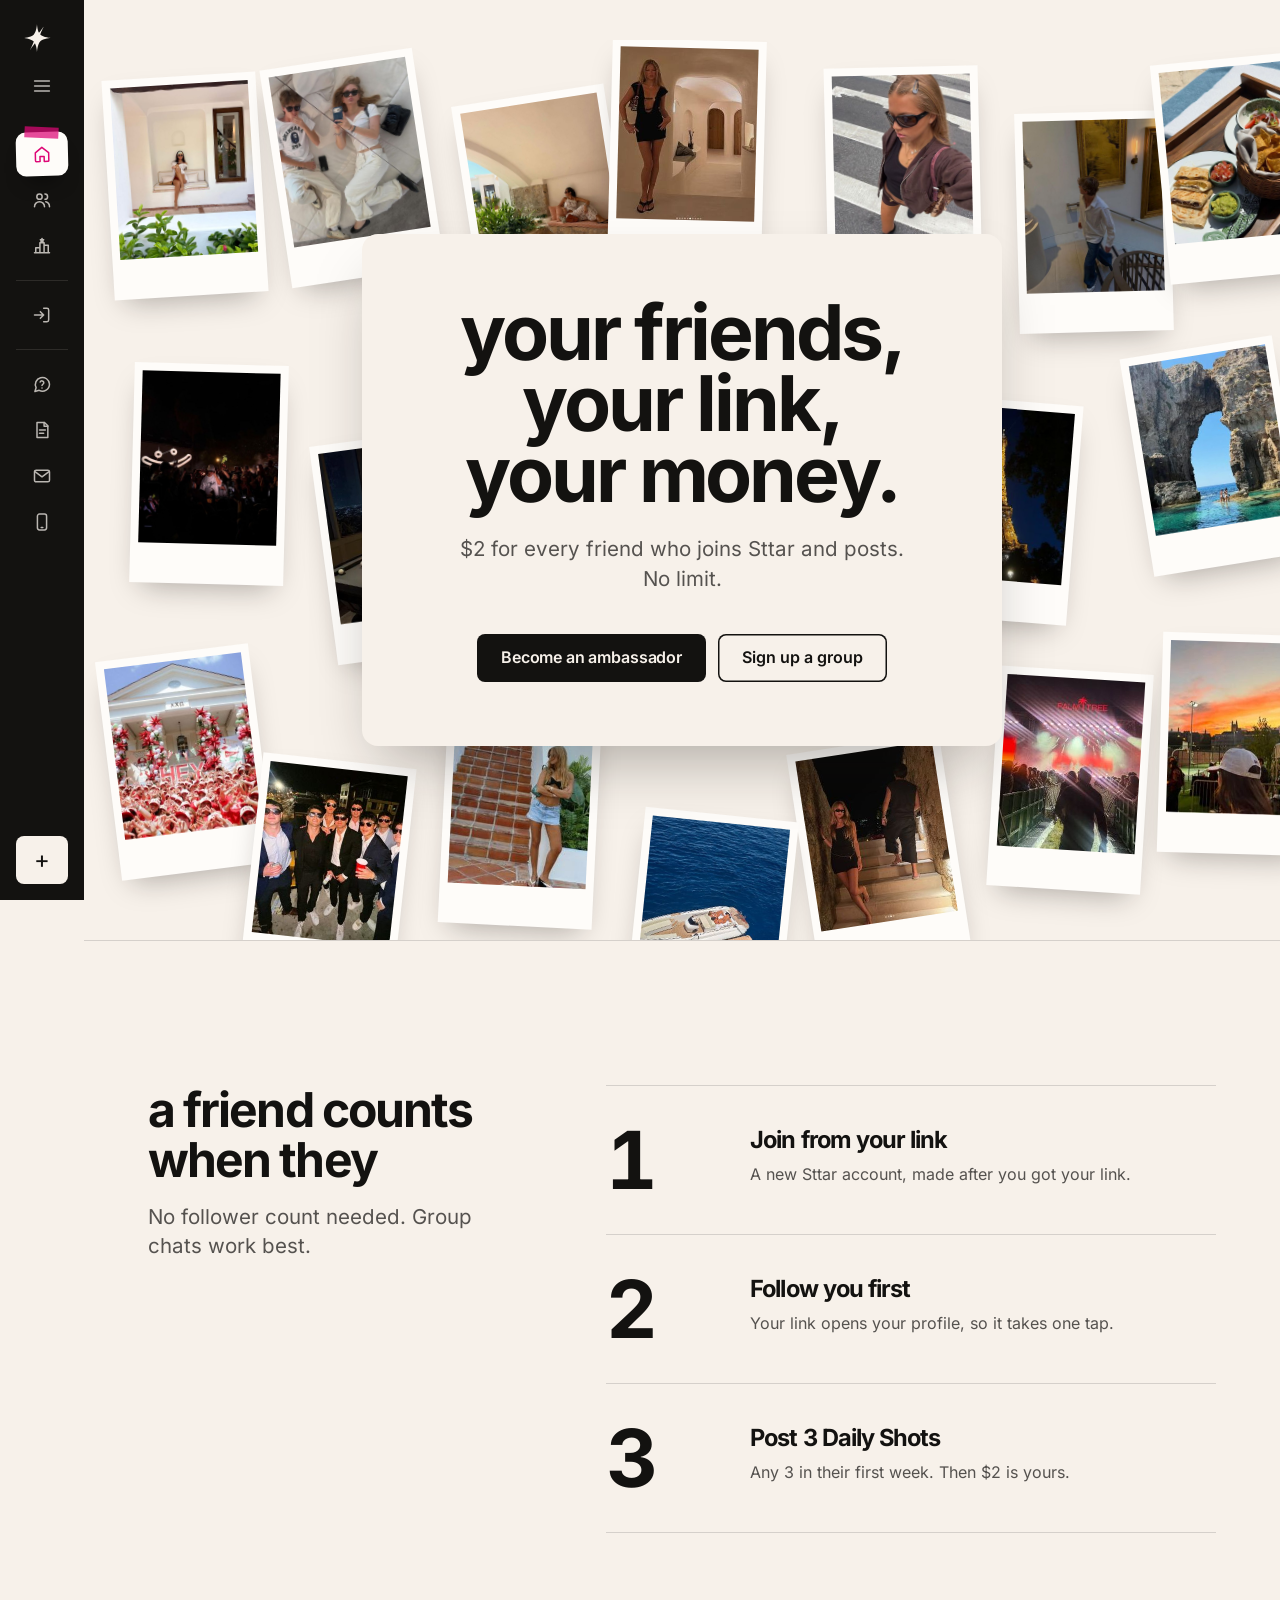
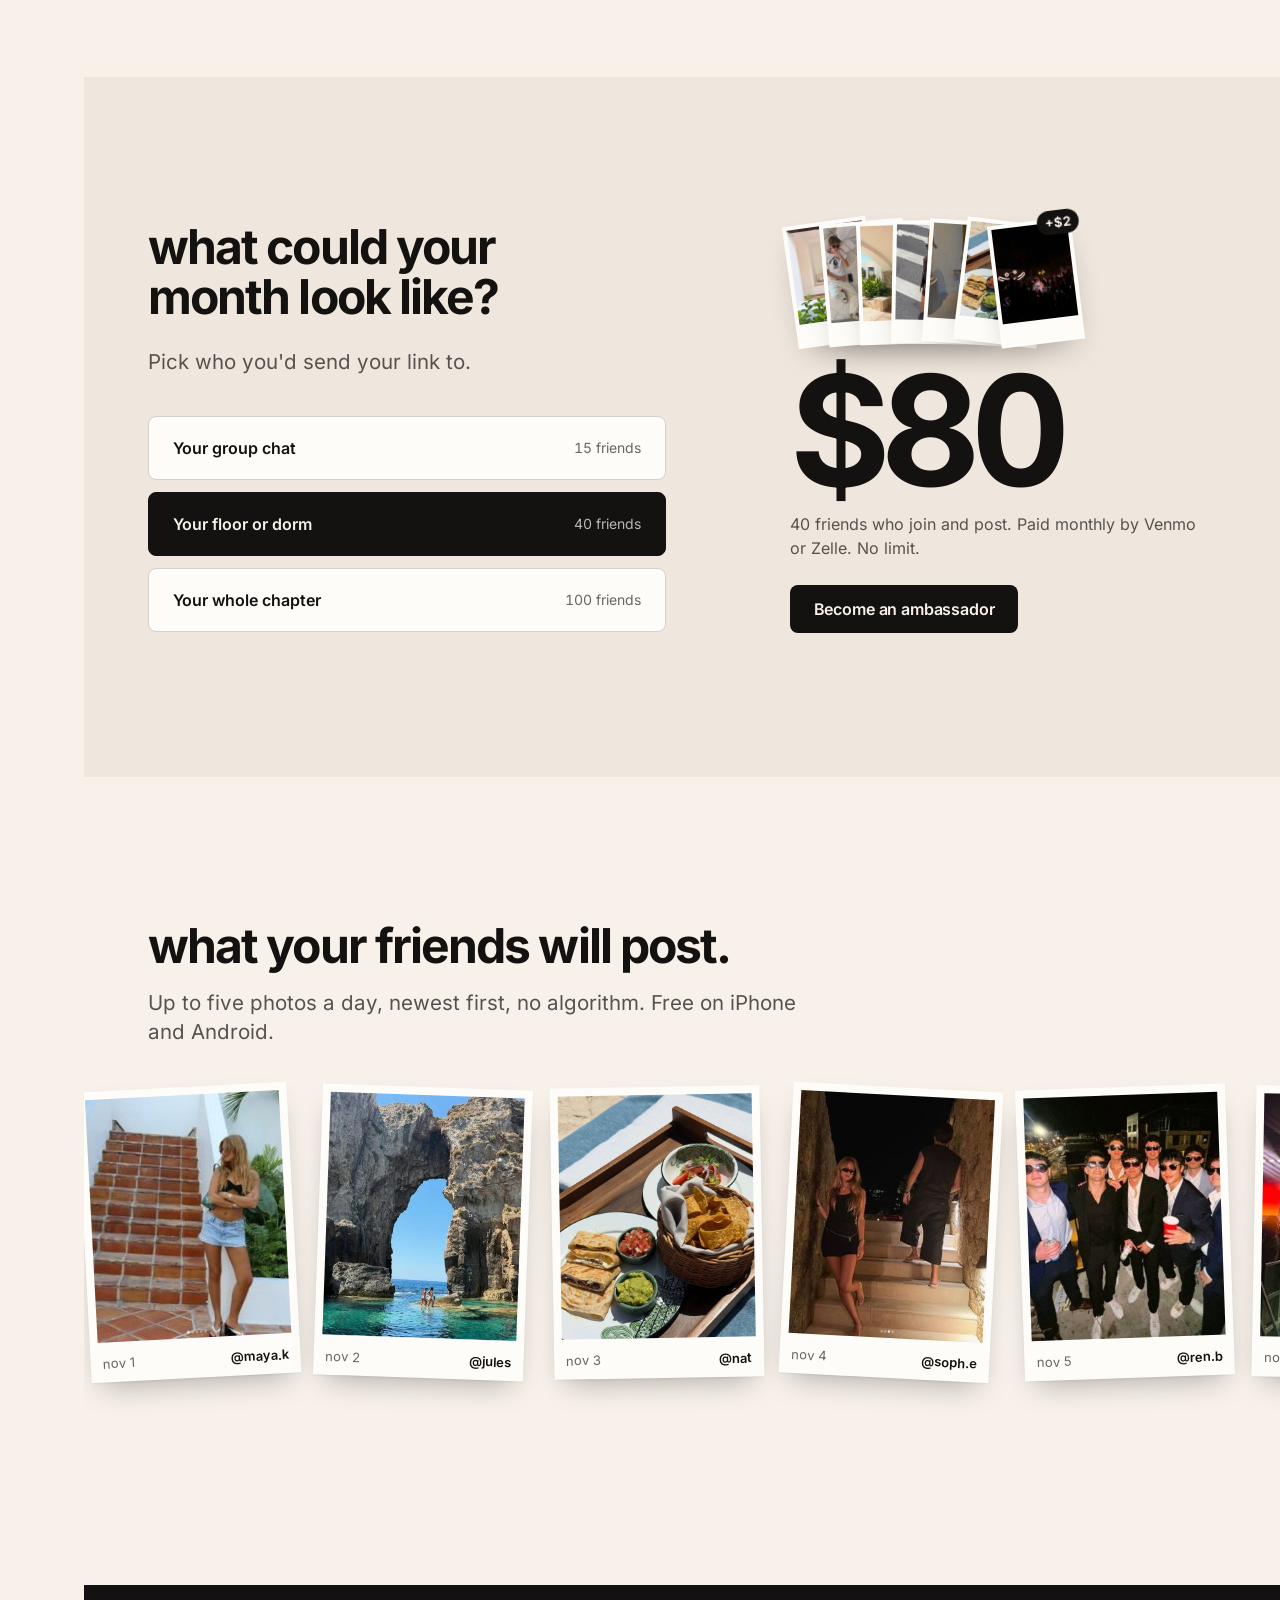
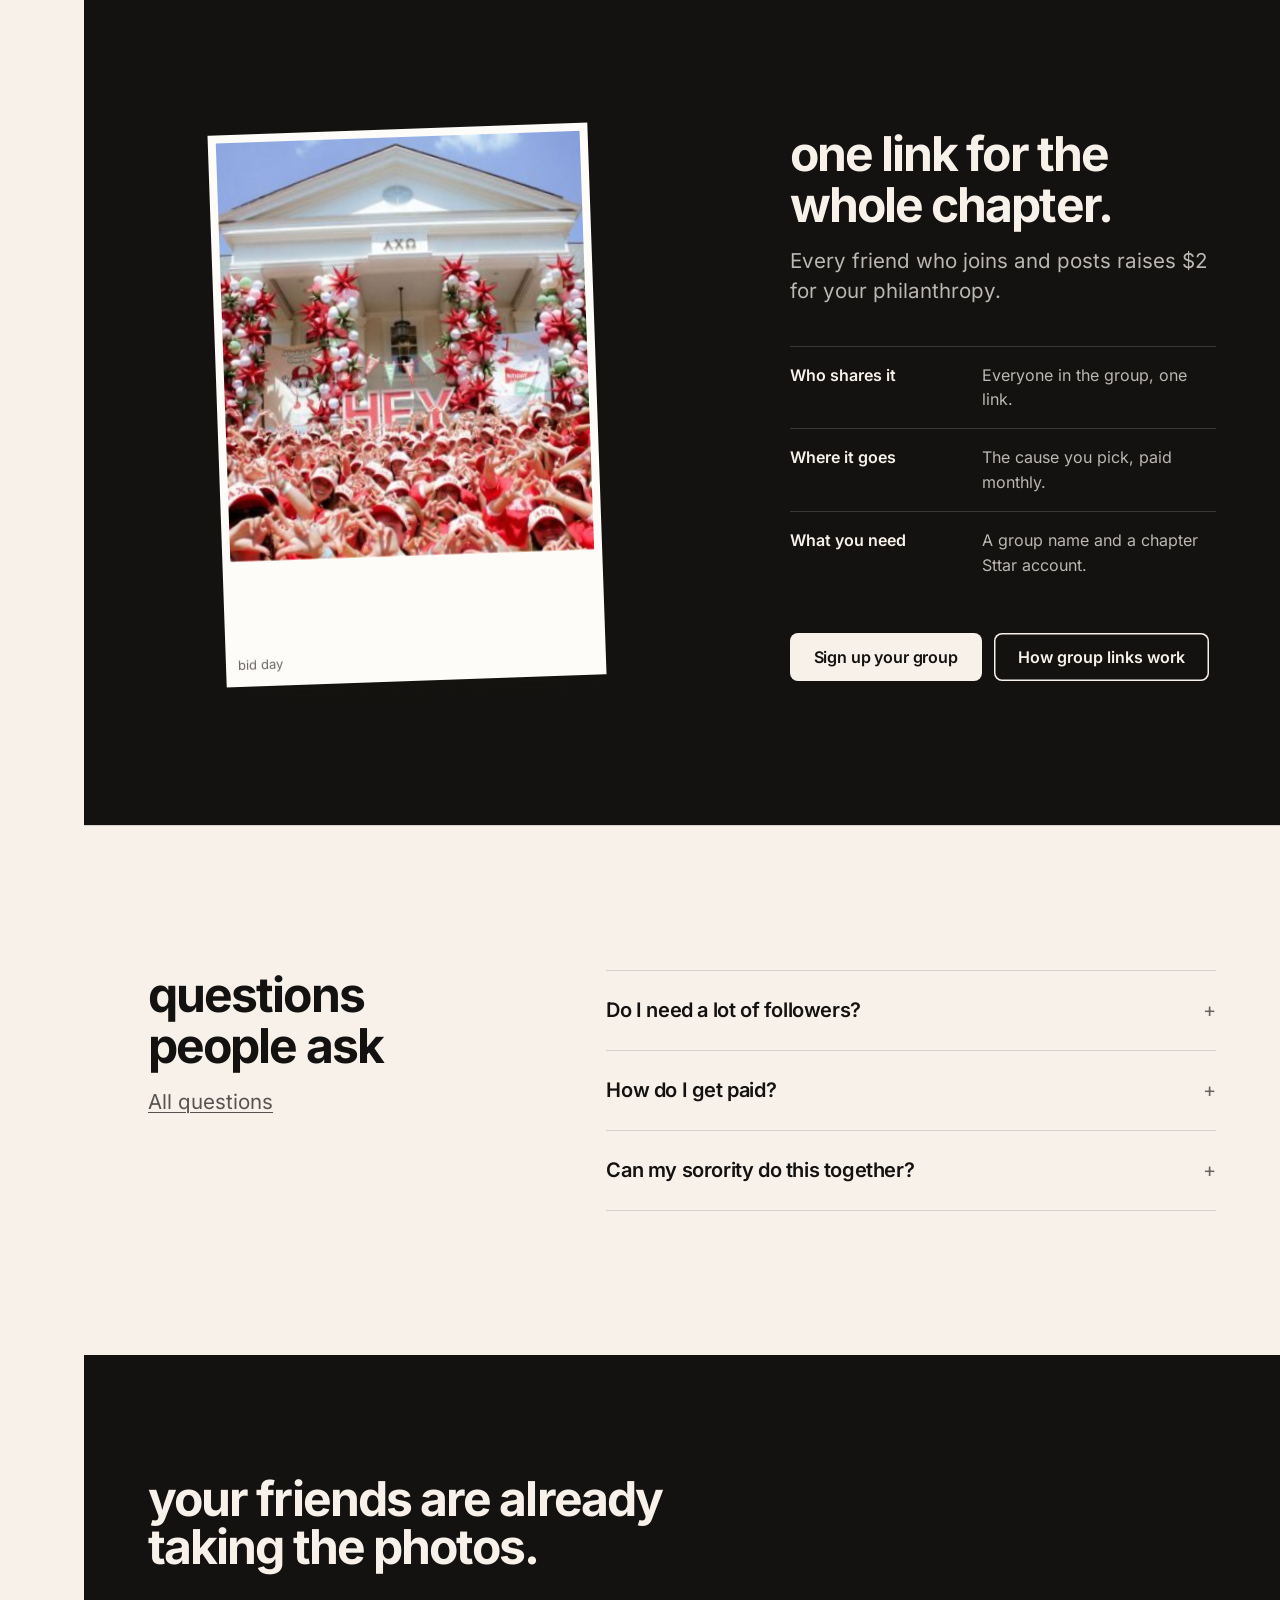
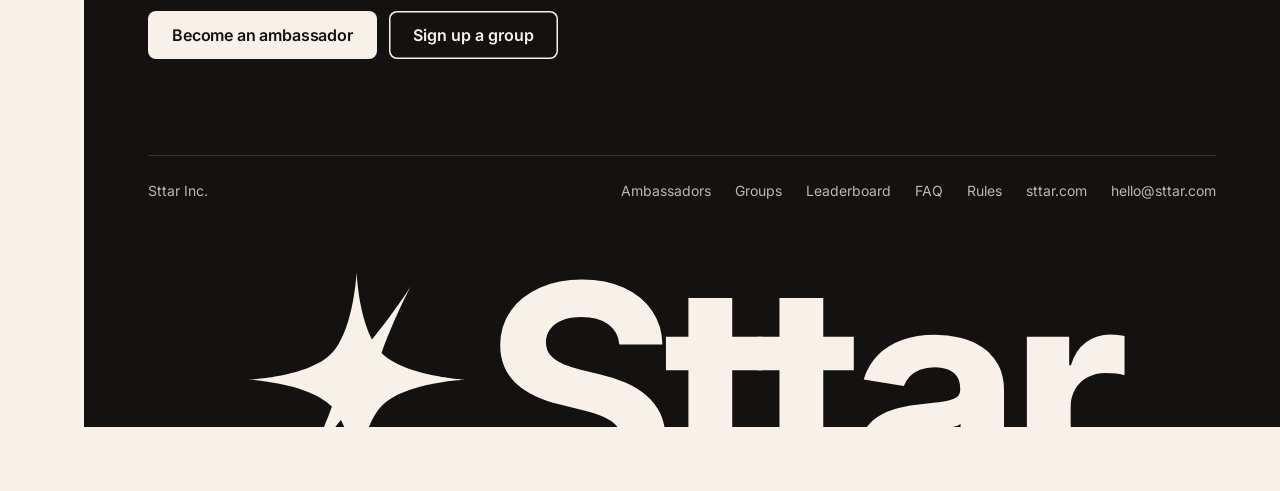
<file: index.html>
<!doctype html>
<html lang="en">
<head>
<meta charset="utf-8">
<script>!function(d){d.classList.add("js");var s;try{s=localStorage.getItem("grow_side")}catch(e){}if(!matchMedia("(max-width:60rem)").matches&&s!=="full")d.classList.add("rail")}(document.documentElement)</script>
<meta name="viewport" content="width=device-width, initial-scale=1, viewport-fit=cover">
<title>Sttar ambassadors: get paid to bring your friends</title>
<meta name="description" content="Get your own Sttar invite link and earn $2 for every friend who joins and starts posting. No limit. Groups raise money for their cause.">
<link rel="canonical" href="https://grow.sttar.com/">
<meta property="og:type" content="website">
<meta property="og:site_name" content="Sttar">
<meta property="og:url" content="https://grow.sttar.com/">
<meta property="og:title" content="Sttar ambassadors: get paid to bring your friends">
<meta property="og:description" content="Get your own Sttar invite link and earn $2 for every friend who joins and starts posting. No limit. Groups raise money for their cause.">
<meta property="og:image" content="https://sttar.com/assets/og-image.jpg">
<meta name="twitter:card" content="summary_large_image">
<meta name="theme-color" content="#F7F1EA">
<link rel="icon" href="https://sttar.com/favicon.ico" sizes="any">
<link rel="apple-touch-icon" href="https://sttar.com/assets/apple-touch-icon.png">
<link rel="preload" href="assets/fonts/inter-latin-400-normal.woff2" as="font" type="font/woff2" crossorigin>
<link rel="preload" href="assets/fonts/inter-latin-700-normal.woff2" as="font" type="font/woff2" crossorigin>
<link rel="stylesheet" href="assets/site.css">
</head>
<body data-page="home">
<main>
<section class="wall" id="wall">
  <div class="wall-photos" aria-hidden="true">
    <figure class="fl" style="left:2%;top:4%;--r:-3.5deg;--t:8.9s;--d:-2.6s"><img src="assets/img/s4.jpg" alt="" width="560" height="700"></figure>
    <figure class="fl" style="left:16%;top:2%;--r:-8.6deg;--t:11.2s;--d:-1.5s"><img src="assets/img/s3.jpg" alt="" width="560" height="700"></figure>
    <figure class="fl" style="left:32%;top:6%;--r:-8.8deg;--t:11.0s;--d:-0.1s"><img src="assets/img/s6.jpg" alt="" width="560" height="700"></figure>
    <figure class="fl" style="left:62%;top:3%;--r:-1.3deg;--t:8.4s;--d:-0.4s"><img src="assets/img/s7.jpg" alt="" width="560" height="700"></figure>
    <figure class="fl" style="left:78%;top:8%;--r:-1.5deg;--t:13.0s;--d:-0.5s"><img src="assets/img/s1.jpg" alt="" width="560" height="700"></figure>
    <figure class="fl" style="left:90%;top:2%;--r:-5.5deg;--t:11.8s;--d:-3.8s"><img src="assets/img/s5.jpg" alt="" width="560" height="700"></figure>
    <figure class="fl" style="left:4%;top:36%;--r:1.5deg;--t:10.4s;--d:-3.9s"><img src="assets/img/s25.jpg" alt="" width="560" height="700"></figure>
    <figure class="fl" style="left:88%;top:34%;--r:-9.1deg;--t:13.2s;--d:-1.2s"><img src="assets/img/s12.jpg" alt="" width="560" height="700"></figure>
    <figure class="fl" style="left:2%;top:68%;--r:-7.1deg;--t:8.7s;--d:-1.2s"><img src="assets/img/s22.jpg" alt="" width="560" height="700" loading="lazy"></figure>
    <figure class="fl" style="left:14%;top:80%;--r:6.3deg;--t:9.1s;--d:-2.3s"><img src="assets/img/s21.jpg" alt="" width="560" height="700" loading="lazy"></figure>
    <figure class="fl fl-extra" style="left:30%;top:74%;--r:2.8deg;--t:10.2s;--d:-2.2s"><img src="assets/img/s9.jpg" alt="" width="560" height="700" loading="lazy"></figure>
    <figure class="fl fl-extra" style="left:60%;top:78%;--r:-8.7deg;--t:8.4s;--d:-0.8s"><img src="assets/img/s10.jpg" alt="" width="560" height="700" loading="lazy"></figure>
    <figure class="fl fl-extra" style="left:76%;top:70%;--r:3.6deg;--t:10.6s;--d:-1.3s"><img src="assets/img/s14.jpg" alt="" width="560" height="700" loading="lazy"></figure>
    <figure class="fl fl-extra" style="left:90%;top:66%;--r:1.7deg;--t:10.7s;--d:-1.2s"><img src="assets/img/s17.jpg" alt="" width="560" height="700" loading="lazy"></figure>
    <figure class="fl fl-extra" style="left:46%;top:86%;--r:5.9deg;--t:12.2s;--d:-1.0s"><img src="assets/img/s24.jpg" alt="" width="560" height="700" loading="lazy"></figure>
    <figure class="fl fl-extra" style="left:44%;top:0%;--r:1.5deg;--t:11.2s;--d:-3.5s"><img src="assets/img/s11.jpg" alt="" width="560" height="700" loading="lazy"></figure>
    <figure class="fl fl-extra" style="left:70%;top:40%;--r:4.6deg;--t:9.7s;--d:-3.9s"><img src="assets/img/s19.jpg" alt="" width="560" height="700" loading="lazy"></figure>
    <figure class="fl fl-extra" style="left:20%;top:44%;--r:-7.6deg;--t:10.5s;--d:-3.0s"><img src="assets/img/s23.jpg" alt="" width="560" height="700" loading="lazy"></figure>
  </div>
  <div class="wall-card">
    <h1>your friends, your link, your money.</h1>
    <p class="lead"><span data-rate>$2</span> for every friend who joins Sttar and posts. No limit.</p>
    <div class="actions"><a class="btn" href="/signup/">Become an ambassador</a><a class="btn-quiet" href="/signup/?group">Sign up a group</a></div>
  </div>
</section>

<section class="sec-s" id="numbers" hidden>
  <div class="container figures">
    <div><b id="t-amb">0</b><span>ambassadors</span></div>
    <div><b id="t-grp">0</b><span>groups</span></div>
    <div><b id="t-fr">0</b><span>friends brought in</span></div>
    <div><b id="t-paid">$0</b><span>paid out</span></div>
  </div>
</section>

<section class="sec rule-top" id="how">
  <div class="container grid12 rows">
    <div class="rows-head">
      <h2>a friend counts when they</h2>
      <p class="lead">No follower count needed. Group chats work best.</p>
    </div>
    <ol class="rule rows-body">
      <li class="reveal" style="--n:0"><div><h3>Join from your link</h3><p>A new Sttar account, made after you got your link.</p></div></li>
      <li class="reveal" style="--n:1"><div><h3>Follow you first</h3><p>Your link opens your profile, so it takes one tap.</p></div></li>
      <li class="reveal" style="--n:2"><div><h3>Post <span data-shots>3</span> Daily Shots</h3><p>Any <span data-shots>3</span> in their first <span data-days>week</span>. Then <span data-rate>$2</span> is yours.</p></div></li>
    </ol>
  </div>
</section>

<section class="sec well" id="month">
  <div class="container grid12 month">
    <div class="month-control">
      <h2>what could your month look like?</h2>
      <p class="lead mt-lg">Pick who you'd send your link to.</p>
      <div class="picks mt-xl" id="picks" role="group" aria-label="Who you'd share your link with">
        <button type="button" class="pick" data-n="15" data-k="4" aria-pressed="false"><b>Your group chat</b><span>15 friends</span></button>
        <button type="button" class="pick" data-n="40" data-k="7" aria-pressed="true"><b>Your floor or dorm</b><span>40 friends</span></button>
        <button type="button" class="pick" data-n="100" data-k="9" aria-pressed="false"><b>Your whole chapter</b><span>100 friends</span></button>
      </div>
    </div>
    <div class="month-out">
      <div class="calc-pile" id="calc-pile" aria-hidden="true"></div>
      <div class="figure-xl" id="calc-out" aria-live="polite">$80</div>
      <p id="calc-note">Paid monthly by Venmo or Zelle. No limit.</p>
      <div class="actions mt-lg"><a class="btn" href="/signup/">Become an ambassador</a></div>
    </div>
  </div>
</section>

<section class="sec" id="feed">
  <div class="container rail-head">
    <div class="reveal">
      <h2>what your friends will post.</h2>
      <p class="lead">Up to five photos a day, newest first, no algorithm. Free on iPhone and Android.</p>
    </div>
  </div>
  <div class="rail" id="rail" data-rail>
    <div class="rail-track">
      <figure class="mini" style="--r:-3deg"><img src="assets/img/s9.jpg" alt="A Daily Shot from a Sttar user" width="560" height="700" loading="lazy"><figcaption><span>nov 1</span><b>@maya.k</b></figcaption></figure>
      <figure class="mini" style="--r:2deg"><img src="assets/img/s12.jpg" alt="A Daily Shot from a Sttar user" width="560" height="700" loading="lazy"><figcaption><span>nov 2</span><b>@jules</b></figcaption></figure>
      <figure class="mini" style="--r:-1deg"><img src="assets/img/s5.jpg" alt="A Daily Shot from a Sttar user" width="560" height="700" loading="lazy"><figcaption><span>nov 3</span><b>@nat</b></figcaption></figure>
      <figure class="mini" style="--r:3deg"><img src="assets/img/s10.jpg" alt="A Daily Shot from a Sttar user" width="560" height="700" loading="lazy"><figcaption><span>nov 4</span><b>@soph.e</b></figcaption></figure>
      <figure class="mini" style="--r:-2deg"><img src="assets/img/s21.jpg" alt="A Daily Shot from a Sttar user" width="560" height="700" loading="lazy"><figcaption><span>nov 5</span><b>@ren.b</b></figcaption></figure>
      <figure class="mini" style="--r:1deg"><img src="assets/img/s14.jpg" alt="A Daily Shot from a Sttar user" width="560" height="700" loading="lazy"><figcaption><span>nov 6</span><b>@lucia_b</b></figcaption></figure>
      <figure class="mini" style="--r:-3deg"><img src="assets/img/s17.jpg" alt="A Daily Shot from a Sttar user" width="560" height="700" loading="lazy"><figcaption><span>nov 7</span><b>@theo</b></figcaption></figure>
      <figure class="mini" style="--r:2deg"><img src="assets/img/s24.jpg" alt="A Daily Shot from a Sttar user" width="560" height="700" loading="lazy"><figcaption><span>nov 8</span><b>@emma.w</b></figcaption></figure>
      <figure class="mini" style="--r:-1deg"><img src="assets/img/s11.jpg" alt="A Daily Shot from a Sttar user" width="560" height="700" loading="lazy"><figcaption><span>nov 9</span><b>@liv</b></figcaption></figure>
      <figure class="mini" style="--r:3deg"><img src="assets/img/s22.jpg" alt="A Daily Shot from a Sttar user" width="560" height="700" loading="lazy"><figcaption><span>nov 10</span><b>@jonah</b></figcaption></figure>
      <figure class="mini" style="--r:-2deg"><img src="assets/img/s15.jpg" alt="A Daily Shot from a Sttar user" width="560" height="700" loading="lazy"><figcaption><span>nov 11</span><b>@maya.k</b></figcaption></figure>
      <figure class="mini" style="--r:2deg"><img src="assets/img/s19.jpg" alt="A Daily Shot from a Sttar user" width="560" height="700" loading="lazy"><figcaption><span>nov 12</span><b>@nat</b></figcaption></figure>
      <figure class="mini" style="--r:-1deg"><img src="assets/img/s23.jpg" alt="A Daily Shot from a Sttar user" width="560" height="700" loading="lazy"><figcaption><span>nov 13</span><b>@jules</b></figcaption></figure>
      <figure class="mini" style="--r:1deg"><img src="assets/img/s16.jpg" alt="A Daily Shot from a Sttar user" width="560" height="700" loading="lazy"><figcaption><span>nov 14</span><b>@ren.b</b></figcaption></figure>
      <figure class="mini" style="--r:-3deg" aria-hidden="true"><img src="assets/img/s9.jpg" alt="" width="560" height="700" loading="lazy"><figcaption><span>nov 1</span><b>@maya.k</b></figcaption></figure>
      <figure class="mini" style="--r:2deg" aria-hidden="true"><img src="assets/img/s12.jpg" alt="" width="560" height="700" loading="lazy"><figcaption><span>nov 2</span><b>@jules</b></figcaption></figure>
      <figure class="mini" style="--r:-1deg" aria-hidden="true"><img src="assets/img/s5.jpg" alt="" width="560" height="700" loading="lazy"><figcaption><span>nov 3</span><b>@nat</b></figcaption></figure>
      <figure class="mini" style="--r:3deg" aria-hidden="true"><img src="assets/img/s10.jpg" alt="" width="560" height="700" loading="lazy"><figcaption><span>nov 4</span><b>@soph.e</b></figcaption></figure>
      <figure class="mini" style="--r:-2deg" aria-hidden="true"><img src="assets/img/s21.jpg" alt="" width="560" height="700" loading="lazy"><figcaption><span>nov 5</span><b>@ren.b</b></figcaption></figure>
      <figure class="mini" style="--r:1deg" aria-hidden="true"><img src="assets/img/s14.jpg" alt="" width="560" height="700" loading="lazy"><figcaption><span>nov 6</span><b>@lucia_b</b></figcaption></figure>
      <figure class="mini" style="--r:-3deg" aria-hidden="true"><img src="assets/img/s17.jpg" alt="" width="560" height="700" loading="lazy"><figcaption><span>nov 7</span><b>@theo</b></figcaption></figure>
      <figure class="mini" style="--r:2deg" aria-hidden="true"><img src="assets/img/s24.jpg" alt="" width="560" height="700" loading="lazy"><figcaption><span>nov 8</span><b>@emma.w</b></figcaption></figure>
      <figure class="mini" style="--r:-1deg" aria-hidden="true"><img src="assets/img/s11.jpg" alt="" width="560" height="700" loading="lazy"><figcaption><span>nov 9</span><b>@liv</b></figcaption></figure>
      <figure class="mini" style="--r:3deg" aria-hidden="true"><img src="assets/img/s22.jpg" alt="" width="560" height="700" loading="lazy"><figcaption><span>nov 10</span><b>@jonah</b></figcaption></figure>
      <figure class="mini" style="--r:-2deg" aria-hidden="true"><img src="assets/img/s15.jpg" alt="" width="560" height="700" loading="lazy"><figcaption><span>nov 11</span><b>@maya.k</b></figcaption></figure>
      <figure class="mini" style="--r:2deg" aria-hidden="true"><img src="assets/img/s19.jpg" alt="" width="560" height="700" loading="lazy"><figcaption><span>nov 12</span><b>@nat</b></figcaption></figure>
      <figure class="mini" style="--r:-1deg" aria-hidden="true"><img src="assets/img/s23.jpg" alt="" width="560" height="700" loading="lazy"><figcaption><span>nov 13</span><b>@jules</b></figcaption></figure>
      <figure class="mini" style="--r:1deg" aria-hidden="true"><img src="assets/img/s16.jpg" alt="" width="560" height="700" loading="lazy"><figcaption><span>nov 14</span><b>@ren.b</b></figcaption></figure>
    </div>
  </div>
</section>

<section class="sec on-ink" id="groups">
  <div class="container grid12 split flip">
    <div class="split-art">
      <figure class="photo reveal"><img src="assets/img/chapter.jpg" width="329" height="379" alt="A sorority chapter on bid day" loading="lazy"><figcaption>bid day</figcaption></figure>
    </div>
    <div class="split-text">
      <h2>one link for the whole chapter.</h2>
      <p class="lead">Every friend who joins and posts raises <span data-grate>$2</span> for your philanthropy.</p>
      <dl class="facts">
        <div><dt>Who shares it</dt><dd>Everyone in the group, one link.</dd></div>
        <div><dt>Where it goes</dt><dd>The cause you pick, paid monthly.</dd></div>
        <div><dt>What you need</dt><dd>A group name and a chapter Sttar account.</dd></div>
      </dl>
      <div class="actions mt-xl"><a class="btn" href="/signup/?group">Sign up your group</a><a class="btn-quiet" href="/groups/">How group links work</a></div>
    </div>
  </div>
</section>

<section class="sec" id="lbsec" hidden>
  <div class="container grid12 rows">
    <div class="rows-head"><h2>top ambassadors this month</h2><p class="lead"><a href="/leaderboard/">Full leaderboard</a></p></div>
    <div class="rows-body"><table class="board"><thead><tr><th scope="col">Rank</th><th scope="col">Ambassador</th><th scope="col">Qualified</th><th scope="col">Joined</th></tr></thead><tbody id="lb"></tbody></table></div>
  </div>
</section>

<section class="sec rule-top">
  <div class="container grid12 rows">
    <div class="rows-head"><h2>questions people ask</h2><p class="lead"><a href="/faq/">All questions</a></p></div>
    <div class="rows-body faq">
      <details><summary>Do I need a lot of followers?</summary><p>No. Most friends join from group chats and texts. If you have friends who would use Sttar, you can do this.</p></details>
      <details><summary>How do I get paid?</summary><p>Once a month by Venmo or Zelle. You add where to send it on your stats page.</p></details>
      <details><summary>Can my sorority do this together?</summary><p>Yes. Sign up as a group and your chapter gets one link. The money goes to the cause you pick.</p></details>
    </div>
  </div>
</section>
</main>

<script src="assets/grow.js"></script>
<script src="assets/site.js"></script>
<script>
(function () {
  var G = window.GROW, $ = function (id) { return document.getElementById(id); };
  var P = { rate: 2, cap: 0, groupRate: 2, shots: 3, days: 7, showEarnings: true };
  var cur = document.querySelector('.pick[aria-pressed="true"]');
  function calc() {
    var n = Number(cur.dataset.n), amt = n * P.rate;
    if (P.cap > 0) amt = Math.min(amt, P.cap);
    pile(Number(cur.dataset.k));
    $("calc-out").textContent = G.money(amt);
    $("calc-note").textContent = n + " friends who join and post. Paid monthly by Venmo or Zelle." + (P.cap > 0 ? " Up to " + G.money(P.cap) + " a month." : " No limit.");
  }
  var PICS = ["s4", "s3", "s6", "s7", "s1", "s5", "s25", "s12", "s22"], shown = 0;
  function pile(k) {
    var box = $("calc-pile");
    while (shown < k) {
      var f = document.createElement("figure"); f.className = "pp";
      f.style.setProperty("--r", (((shown * 37) % 17) - 8) + "deg"); f.style.setProperty("--k", shown);
      f.innerHTML = '<img src="assets/img/' + PICS[shown] + '.jpg" alt=""><span>+' + G.money(P.rate) + '</span>';
      box.appendChild(f); shown++;
    }
    while (shown > k) { box.removeChild(box.lastChild); shown--; }
  }
  document.querySelectorAll(".pick").forEach(function (b) {
    b.addEventListener("click", function () {
      cur.setAttribute("aria-pressed", "false"); b.setAttribute("aria-pressed", "true"); cur = b; calc();
    });
  });
  calc();
  G.get({ a: "public" }).then(function (d) {
    if (!d || !d.ok) return;
    P = d.program; G.fill(P);
    if (!P.showEarnings) { document.querySelector(".hero h1").textContent = "bring your friends to Sttar."; $("month").hidden = true; }
    calc();
    if (d.totals) {
      $("numbers").hidden = false;
      $("t-amb").textContent = d.totals.ambassadors; $("t-grp").textContent = d.totals.groups; $("t-fr").textContent = d.totals.friends;
      if (d.totals.paid === null) $("t-paid").parentNode.hidden = true; else $("t-paid").textContent = G.money(d.totals.paid);
    }
    if (d.people && d.people.length >= 3) {
      $("lbsec").hidden = false;
      d.people.slice(0, 5).forEach(function (b) { $("lb").appendChild(G.lbRow(b.rank, "@" + b.username, b.qualified, b.joined)); });
    }
  }).catch(function () {});
})();
</script>
</body>
</html>
</file>
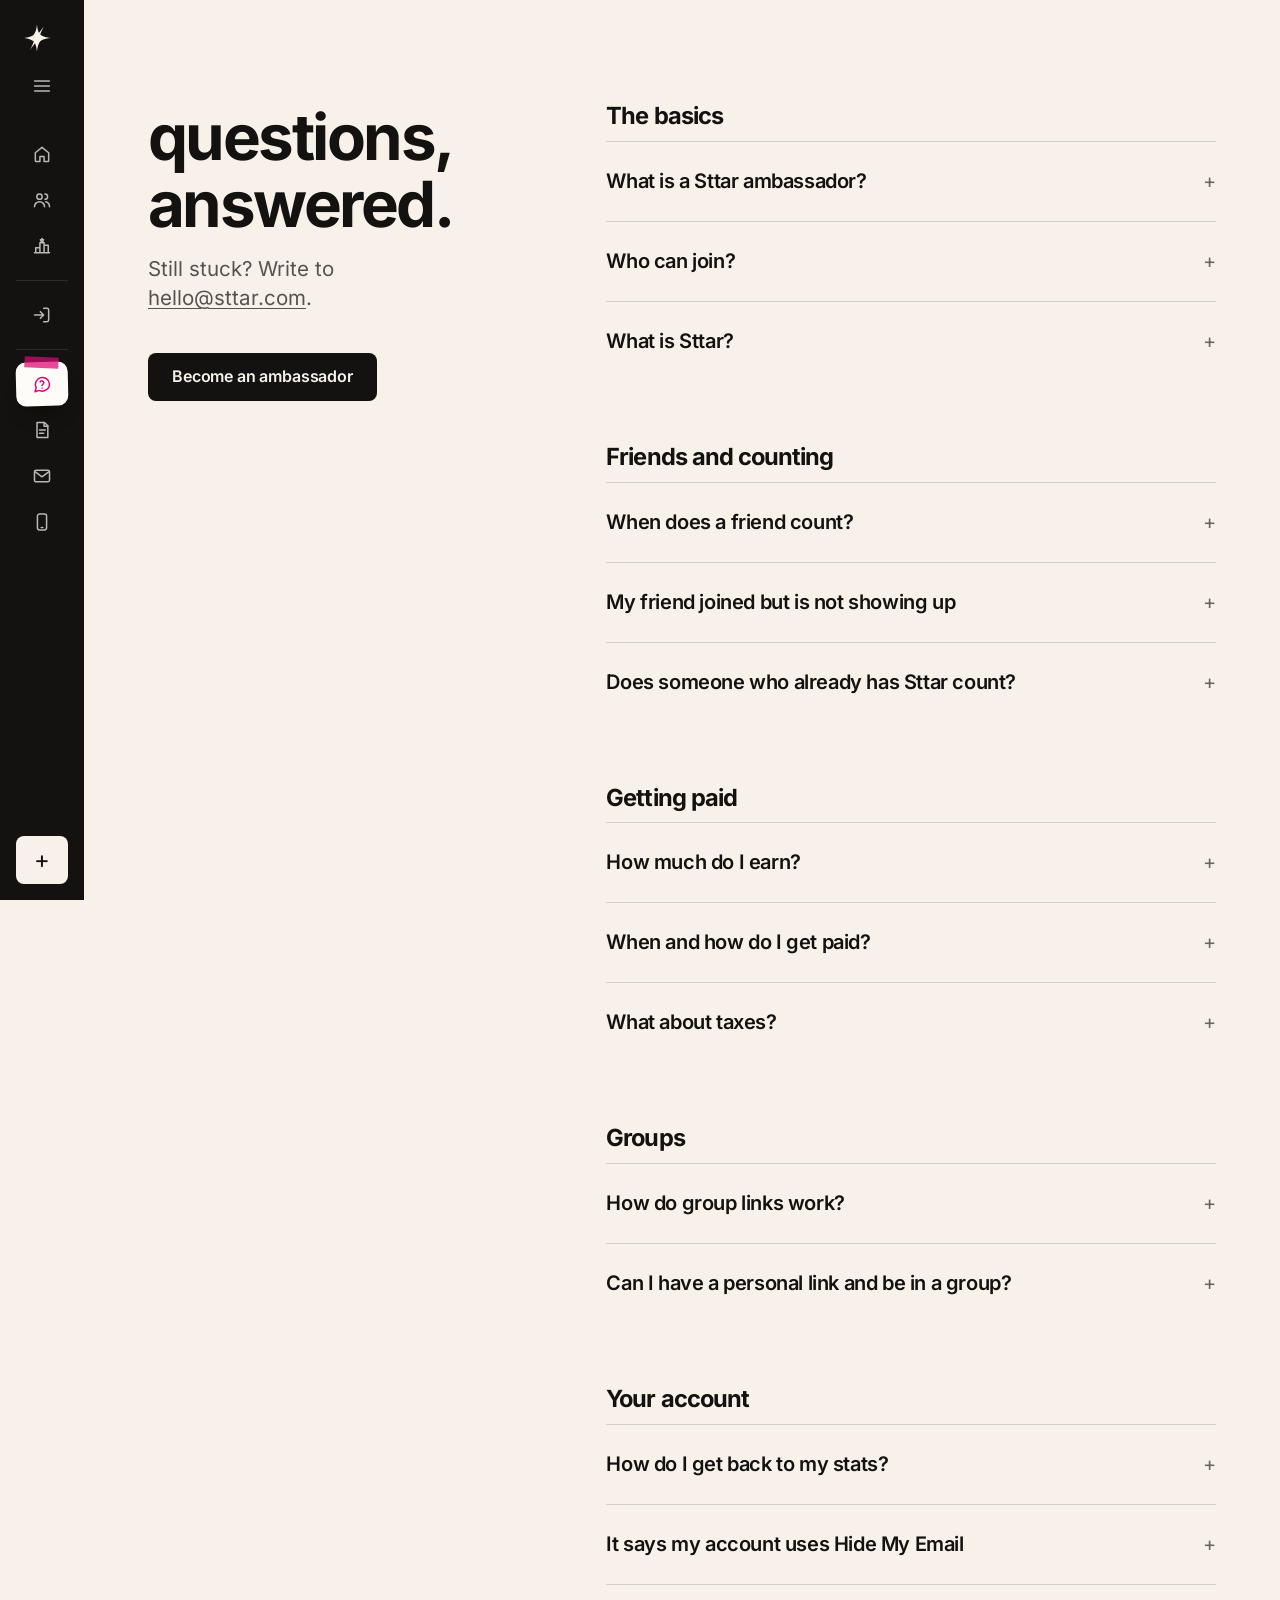
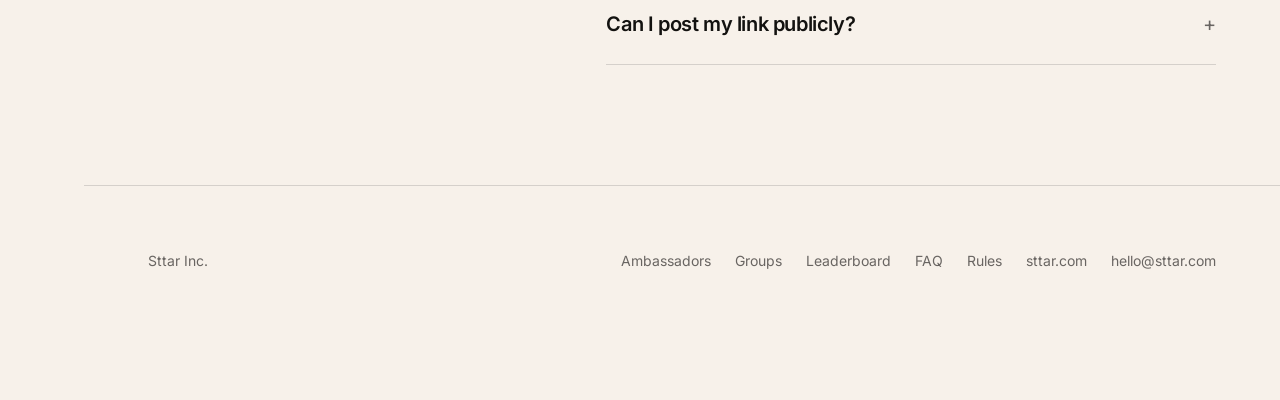
<file: faq/index.html>
<!doctype html>
<html lang="en">
<head>
<meta charset="utf-8">
<script>!function(d){d.classList.add("js");var s;try{s=localStorage.getItem("grow_side")}catch(e){}if(!matchMedia("(max-width:60rem)").matches&&s!=="full")d.classList.add("rail")}(document.documentElement)</script>
<meta name="viewport" content="width=device-width, initial-scale=1, viewport-fit=cover">
<title>FAQ, Sttar ambassadors</title>
<meta name="description" content="How Sttar ambassadors works: links, counting friends, payouts and groups.">
<link rel="canonical" href="https://grow.sttar.com/faq/">
<meta property="og:type" content="website">
<meta property="og:site_name" content="Sttar">
<meta property="og:url" content="https://grow.sttar.com/faq/">
<meta property="og:title" content="FAQ, Sttar ambassadors">
<meta property="og:description" content="How Sttar ambassadors works: links, counting friends, payouts and groups.">
<meta property="og:image" content="https://sttar.com/assets/og-image.jpg">
<meta name="twitter:card" content="summary_large_image">
<meta name="theme-color" content="#F7F1EA">
<link rel="icon" href="https://sttar.com/favicon.ico" sizes="any">
<link rel="apple-touch-icon" href="https://sttar.com/assets/apple-touch-icon.png">
<link rel="preload" href="../assets/fonts/inter-latin-400-normal.woff2" as="font" type="font/woff2" crossorigin>
<link rel="preload" href="../assets/fonts/inter-latin-700-normal.woff2" as="font" type="font/woff2" crossorigin>
<link rel="stylesheet" href="../assets/site.css">
</head>
<body data-page="faq" data-footer="mini">
<main class="sec-s">
  <div class="container grid12 rows">
    <div class="rows-head">
      <h1>questions, answered.</h1>
      <p class="lead">Still stuck? Write to <a href="mailto:hello@sttar.com">hello@sttar.com</a>.</p>
      <div class="actions mt-xl"><a class="btn" href="/signup/">Become an ambassador</a></div>
    </div>
    <div class="rows-body faq">
      <h2 class="group-head">The basics</h2>
      <details><summary>What is a Sttar ambassador?</summary><p>Someone who shares their own Sttar invite link. When a new friend joins from it and starts posting, the ambassador gets paid.</p></details>
      <details><summary>Who can join?</summary><p>Anyone with a Sttar account. You do not need followers. Most friends join from group chats.</p></details>
      <details><summary>What is Sttar?</summary><p>Up to five photos a day with your people. Friends’ Daily Shots come newest first, with no algorithm, and your days build into an archive. <a href="https://sttar.com">sttar.com</a></p></details>

      <h2 class="group-head">Friends and counting</h2>
      <details><summary>When does a friend count?</summary><p>When they make a new Sttar account from your link, follow you first within 2 days, and post <span data-shots>3</span> Daily Shots in their first <span data-days>week</span>.</p></details>
      <details><summary>My friend joined but is not showing up</summary><p>They need to follow you before anyone else. Your link opens your profile to make that easy. New friends appear on your stats page within an hour.</p></details>
      <details><summary>Does someone who already has Sttar count?</summary><p>No. Only accounts made after you got your link.</p></details>

      <h2 class="group-head" data-if-pay>Getting paid</h2>
      <details data-if-pay><summary>How much do I earn?</summary><p><span data-rate>$2</span> for each friend who qualifies<span data-if-cap>, up to <span data-cap>$50</span> a month</span>. Groups earn <span data-grate>$2</span> per friend for their cause<span data-if-gcap>, up to <span data-gcap>$200</span> a month</span>.</p></details>
      <details data-if-pay><summary>When and how do I get paid?</summary><p>Once a month by Venmo or Zelle, for friends who qualified the month before. Add where to send it on your stats page.</p></details>
      <details data-if-pay><summary>What about taxes?</summary><p>You are responsible for taxes on what you earn. If you earn $600 or more in a year in the US, we may ask for tax details.</p></details>

      <h2 class="group-head">Groups</h2>
      <details><summary>How do group links work?</summary><p>Your group signs up once and gets one link for everyone. A friend counts for the group when they join and follow your group’s Sttar account first. <a href="/groups/">More on groups</a></p></details>
      <details><summary>Can I have a personal link and be in a group?</summary><p>Yes, as long as the group uses a different Sttar account, like a chapter account.</p></details>

      <h2 class="group-head">Your account</h2>
      <details><summary>How do I get back to my stats?</summary><p>Tap My stats at the top and sign in with your Sttar username and its email.</p></details>
      <details><summary>It says my account uses Hide My Email</summary><p>If you joined Sttar with Apple’s Hide My Email, we cannot check your email here. Write to <a href="mailto:hello@sttar.com">hello@sttar.com</a> and we will set you up.</p></details>
      <details><summary>Can I post my link publicly?</summary><p>Yes. Say you are a Sttar ambassador when you do. See the <a href="/rules/">program rules</a>.</p></details>
    </div>
  </div>
</main>
<script src="../assets/grow.js"></script>
<script src="../assets/site.js"></script>
<script>
(function () { var G = window.GROW; G.get({ a: "public" }).then(function (d) { if (d && d.ok) G.fill(d.program); }).catch(function () {}); })();
</script>
</body>
</html>
</file>
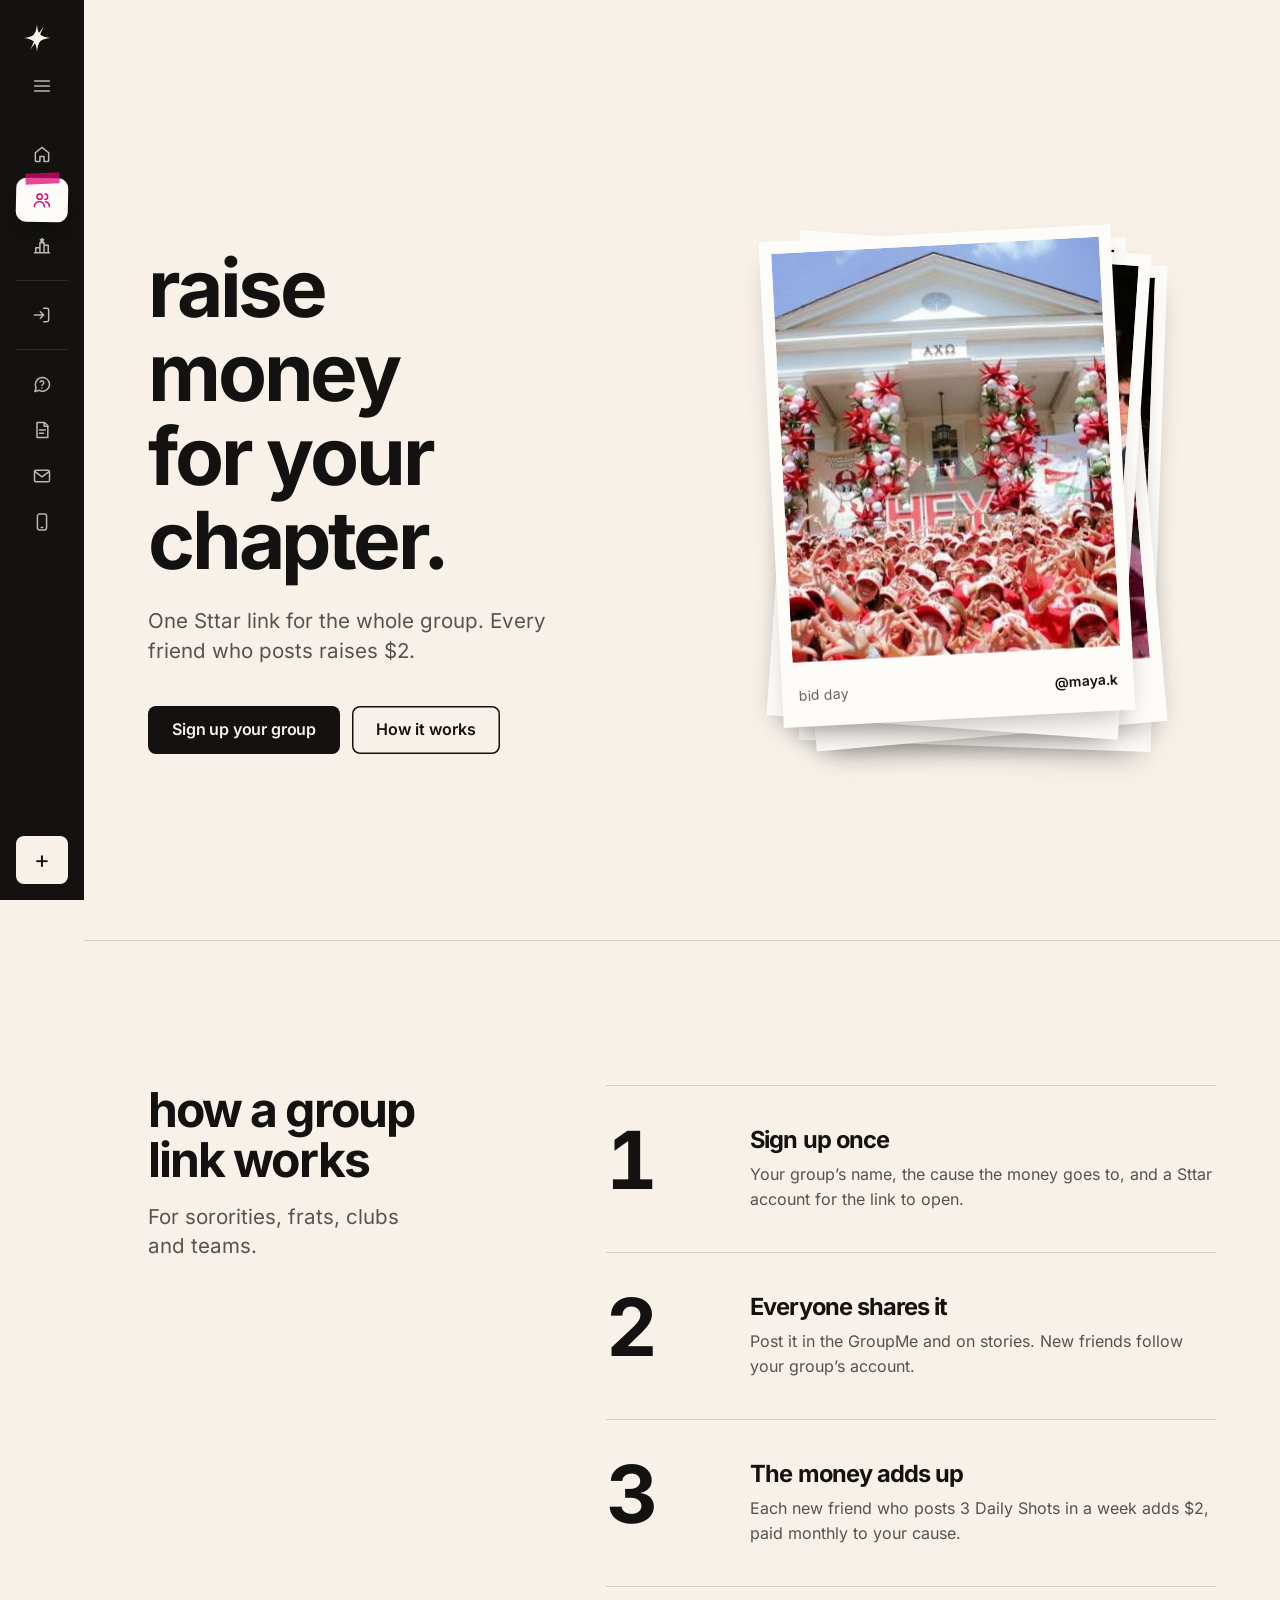
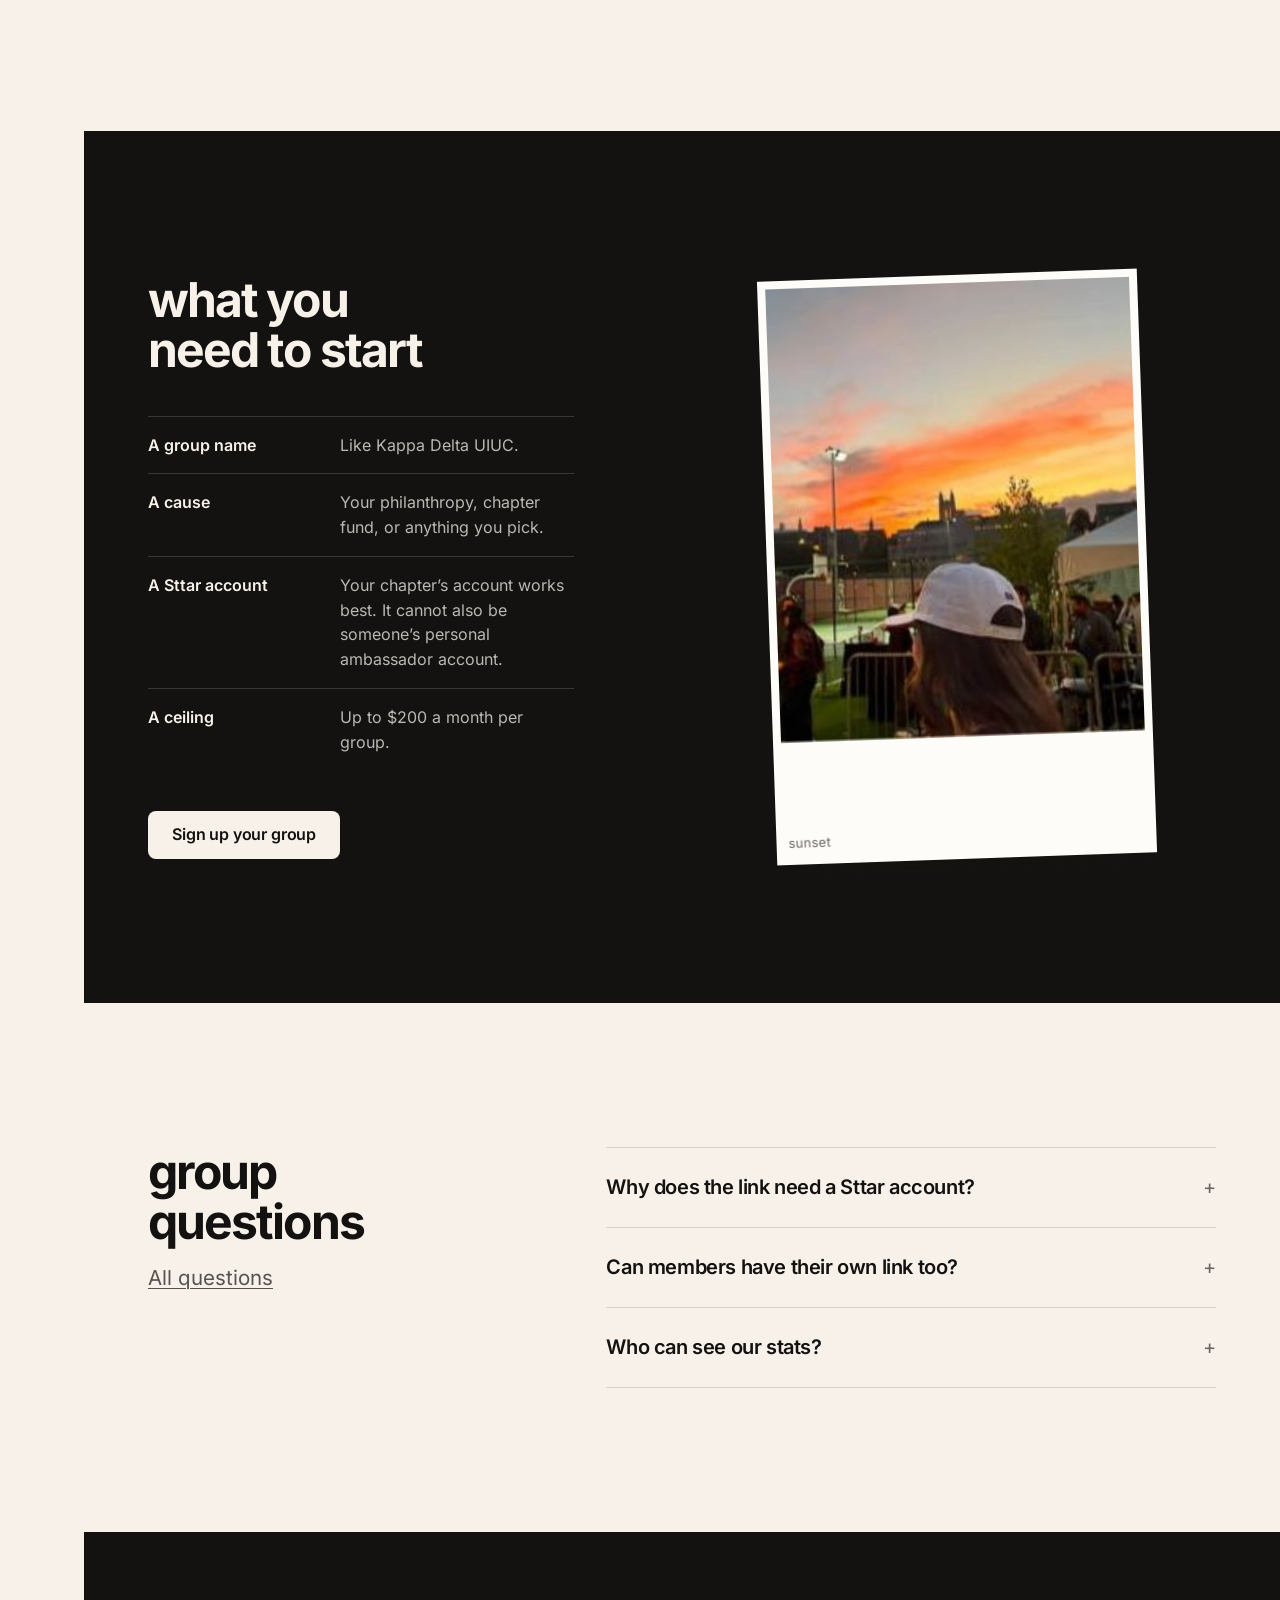
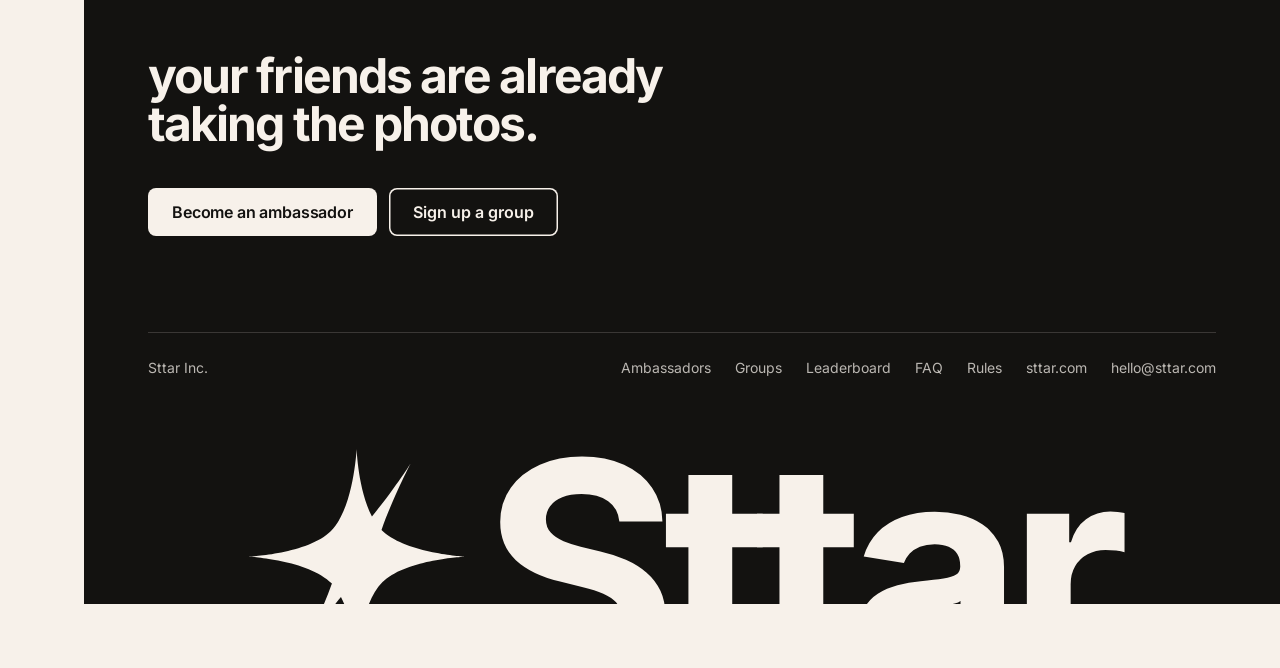
<file: groups/index.html>
<!doctype html>
<html lang="en">
<head>
<meta charset="utf-8">
<script>!function(d){d.classList.add("js");var s;try{s=localStorage.getItem("grow_side")}catch(e){}if(!matchMedia("(max-width:60rem)").matches&&s!=="full")d.classList.add("rail")}(document.documentElement)</script>
<meta name="viewport" content="width=device-width, initial-scale=1, viewport-fit=cover">
<title>Sttar for groups: raise money for your chapter</title>
<meta name="description" content="One tracked Sttar link for your sorority, frat or club. Every friend who joins and posts raises money for your cause.">
<link rel="canonical" href="https://grow.sttar.com/groups/">
<meta property="og:type" content="website">
<meta property="og:site_name" content="Sttar">
<meta property="og:url" content="https://grow.sttar.com/groups/">
<meta property="og:title" content="Sttar for groups: raise money for your chapter">
<meta property="og:description" content="One tracked Sttar link for your sorority, frat or club. Every friend who joins and posts raises money for your cause.">
<meta property="og:image" content="https://sttar.com/assets/og-image.jpg">
<meta name="twitter:card" content="summary_large_image">
<meta name="theme-color" content="#F7F1EA">
<link rel="icon" href="https://sttar.com/favicon.ico" sizes="any">
<link rel="apple-touch-icon" href="https://sttar.com/assets/apple-touch-icon.png">
<link rel="preload" href="../assets/fonts/inter-latin-400-normal.woff2" as="font" type="font/woff2" crossorigin>
<link rel="preload" href="../assets/fonts/inter-latin-700-normal.woff2" as="font" type="font/woff2" crossorigin>
<link rel="stylesheet" href="../assets/site.css">
</head>
<body data-page="groups">
<main>
<section class="hero">
  <div class="container grid12">
    <div class="hero-text">
      <h1>raise money for your chapter.</h1>
      <p class="lead">One Sttar link for the whole group. Every friend who posts raises <span data-grate>$2</span>.</p>
      <div class="actions"><a class="btn" href="/signup/?group">Sign up your group</a><a class="btn-quiet" href="#how">How it works</a></div>
    </div>
    <div class="hero-art">
      <div class="deck" id="deck" data-deck title="Tap for the next Daily Shot">
        <figure class="card" style="--r:-3deg"><div class="ph"><img src="../assets/img/s22.jpg" width="560" height="700" alt="A Daily Shot from a chapter on Sttar" fetchpriority="high"></div><figcaption><span>bid day</span><b>@maya.k</b></figcaption></figure>
        <figure class="card" style="--r:4deg"><div class="ph"><img src="../assets/img/s21.jpg" width="560" height="700" alt="A Daily Shot from a chapter on Sttar" loading="lazy"></div><figcaption><span>formal</span><b>@theo</b></figcaption></figure>
        <figure class="card" style="--r:-5deg"><div class="ph"><img src="../assets/img/s16.jpg" width="560" height="700" alt="A Daily Shot from a chapter on Sttar" loading="lazy"></div><figcaption><span>game day</span><b>@jules</b></figcaption></figure>
        <figure class="card" style="--r:2deg"><div class="ph"><img src="../assets/img/s25.jpg" width="560" height="700" alt="A Daily Shot from a chapter on Sttar" loading="lazy"></div><figcaption><span>the show</span><b>@nat</b></figcaption></figure>
      </div>
    </div>
  </div>
</section>

<section class="sec rule-top" id="how">
  <div class="container grid12 rows">
    <div class="rows-head">
      <h2>how a group link works</h2>
      <p class="lead">For sororities, frats, clubs and teams.</p>
    </div>
    <ol class="rule rows-body">
      <li class="reveal" style="--n:0"><div><h3>Sign up once</h3><p>Your group’s name, the cause the money goes to, and a Sttar account for the link to open.</p></div></li>
      <li class="reveal" style="--n:1"><div><h3>Everyone shares it</h3><p>Post it in the GroupMe and on stories. New friends follow your group’s account.</p></div></li>
      <li class="reveal" style="--n:2"><div><h3>The money adds up</h3><p>Each new friend who posts <span data-shots>3</span> Daily Shots in a <span data-days>week</span> adds <span data-grate>$2</span>, paid monthly to your cause.</p></div></li>
    </ol>
  </div>
</section>

<section class="sec on-ink">
  <div class="container grid12 split">
    <div class="split-text">
      <h2>what you need to start</h2>
      <dl class="facts">
        <div><dt>A group name</dt><dd>Like Kappa Delta UIUC.</dd></div>
        <div><dt>A cause</dt><dd>Your philanthropy, chapter fund, or anything you pick.</dd></div>
        <div><dt>A Sttar account</dt><dd>Your chapter’s account works best. It cannot also be someone’s personal ambassador account.</dd></div>
        <div data-if-gcap><dt>A ceiling</dt><dd>Up to <span data-gcap>$200</span> a month per group.</dd></div>
      </dl>
      <div class="actions mt-xl"><a class="btn" href="/signup/?group">Sign up your group</a></div>
    </div>
    <div class="split-art">
      <figure class="photo reveal"><img src="../assets/img/s17.jpg" width="239" height="298" alt="Friends at an outdoor event at sunset" loading="lazy"><figcaption>sunset</figcaption></figure>
    </div>
  </div>
</section>

<section class="sec">
  <div class="container grid12 rows">
    <div class="rows-head"><h2>group questions</h2><p class="lead"><a href="/faq/">All questions</a></p></div>
    <div class="rows-body faq">
      <details><summary>Why does the link need a Sttar account?</summary><p>That is how we track it. The link opens that profile, and a new friend counts for your group when they follow it first.</p></details>
      <details><summary>Can members have their own link too?</summary><p>Yes, with their personal accounts. Each Sttar account is either a person or a group, never both.</p></details>
      <details><summary>Who can see our stats?</summary><p>Anyone you send your group’s stats link to. Share it with your exec board or the whole chapter.</p></details>
    </div>
  </div>
</section>
</main>
<script src="../assets/grow.js"></script>
<script src="../assets/site.js"></script>
<script>
(function () { var G = window.GROW; G.get({ a: "public" }).then(function (d) { if (d && d.ok) G.fill(d.program); }).catch(function () {}); })();
</script>
</body>
</html>
</file>
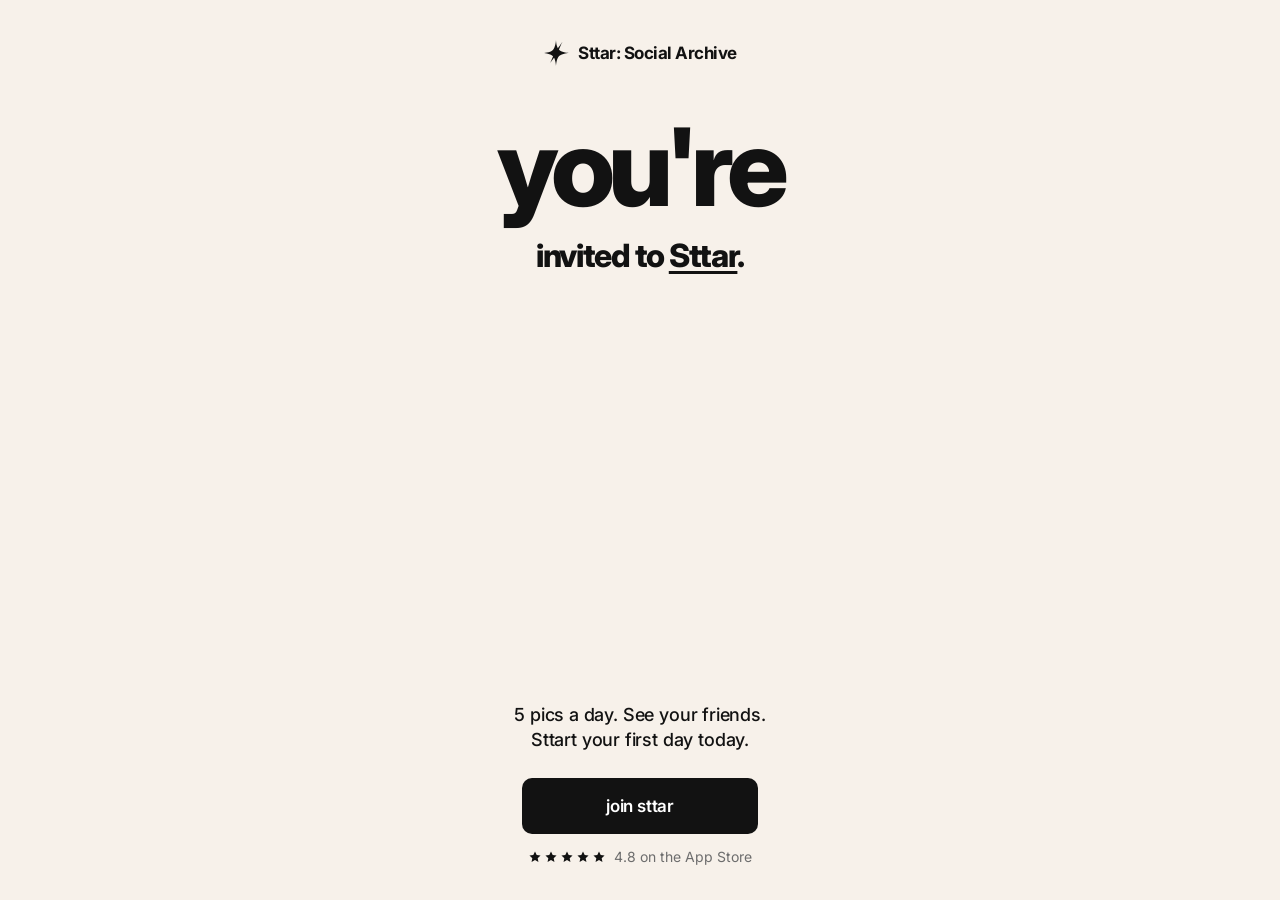
<file: join/index.html>
<!doctype html>
<html lang="en">
<head>
<!-- One invite page for every creator: grow.sttar.com/join/?USERNAME
     The name and app link are looked up from the grow backend, so no page is made per person. -->
<title>You're invited to Sttar</title>
<meta property="og:title" content="You're invited to Sttar">
<meta property="og:url" content="https://grow.sttar.com/join/">

<meta charset="utf-8">
<meta name="viewport" content="width=device-width, initial-scale=1, viewport-fit=cover">
<meta name="apple-itunes-app" content="app-id=6754605970">
<meta name="description" content="5 pics a day. See your friends. Sttart your first day today.">
<meta property="og:description" content="5 pics a day. See your friends. Sttart your first day today.">
<meta property="og:type" content="website">
<meta property="og:site_name" content="Sttar">
<meta name="twitter:card" content="summary_large_image">
<meta name="theme-color" content="#F7F1EA">
<link rel="icon" href="data:image/svg+xml,%3Csvg xmlns='http://www.w3.org/2000/svg' viewBox='0 0 36 36'%3E%3Cpath d='M18 0s.24 6.8 2.56 11.27C23.9 7.27 27 2.45 27 2.45s-3.05 5.91-4.84 11.1c3.83 3.85 13.84 4.45 13.84 4.45s-9.88.46-13.71 4.29C18.46 26.12 18 36 18 36s-.33-6.77-2.62-11.27C12.07 28.77 9 33.54 9 33.54s3.03-5.85 4.87-11.05C9.86 18.47 0 18 0 18s9.88-.46 13.71-4.29C17.54 9.88 18 0 18 0Z' fill='%23121212'/%3E%3C/svg%3E">
<link rel="preconnect" href="https://fonts.googleapis.com">
<link rel="preconnect" href="https://fonts.gstatic.com" crossorigin>
<link rel="preconnect" href="https://raw.githubusercontent.com" crossorigin>
<link rel="stylesheet" href="https://fonts.googleapis.com/css2?family=Inter:wght@400;500;600;700;800&display=swap">
<style>
  :root{
    --cream:#F7F1EA; --ink:#121212; --body:#5D5D5D; --muted:#6D6D6D;
    --paper:#FFFFFF; --photo-bg:#EDE5DA; --ease:cubic-bezier(.4,0,.2,1);
  }
  *{box-sizing:border-box}
  html,body{height:100%;margin:0;background:var(--cream);overflow:hidden;overscroll-behavior:none}
  body{font-family:Inter,system-ui,-apple-system,"Segoe UI",sans-serif;color:var(--ink);-webkit-font-smoothing:antialiased;-webkit-tap-highlight-color:transparent}

  .page{
    height:100vh;height:100dvh;max-width:460px;margin:0 auto;
    display:grid;grid-template-rows:auto auto minmax(0,1fr) auto;
    padding:max(18px,env(safe-area-inset-top)) 24px max(22px,env(safe-area-inset-bottom));
  }
  .brand{margin-top:12px;display:flex;align-items:center;justify-content:center;gap:9px;font-weight:700;font-size:16px;letter-spacing:-.03em;line-height:1}
  .brand svg{width:26px;height:26px}

  .stage{position:relative;container-type:size;min-height:0}
  .pile{
    --w:min(56cqw,74cqh,230px);
    position:absolute;left:50%;top:50%;width:var(--w);aspect-ratio:100/112;
    transform:translate(-50%,-46%);container-type:inline-size;
    touch-action:none;cursor:grab;user-select:none;-webkit-user-select:none;
  }
  .pile.grabbing{cursor:grabbing}
  .polaroid.drag{transition:none}
  .polaroid{
    position:absolute;inset:0;background:var(--paper);
    padding:5.5cqw 5.5cqw 0;display:flex;flex-direction:column;
    box-shadow:0 1px 2px rgba(67,41,12,.10),0 14px 28px -10px rgba(67,41,12,.28);
    transition:transform .55s cubic-bezier(.3,1.25,.5,1),opacity .4s var(--ease);
    will-change:transform,opacity;
  }
  .polaroid.out{transition:transform .5s cubic-bezier(.5,0,.75,.4),opacity .45s var(--ease) .05s}
  .polaroid .ph{width:100%;aspect-ratio:1;background:var(--photo-bg);overflow:hidden}
  .polaroid img{pointer-events:none;-webkit-user-drag:none;display:block;width:100%;height:100%;object-fit:cover}
  .polaroid .cap{
    flex:1;display:flex;align-items:center;justify-content:space-between;gap:6px;
    font-size:max(8.5px,5.2cqw);line-height:1;white-space:nowrap;
  }
  .cap .d{color:var(--muted)}
  .cap .t{font-weight:600;color:var(--ink);overflow:hidden;text-overflow:ellipsis;line-height:1.3;padding-bottom:.1em}

  .headline{margin:36px 0 0;display:grid;justify-items:center;text-align:center;font-weight:800;color:var(--ink);animation:rise .6s cubic-bezier(.3,1.3,.5,1) .15s both}
  .name{display:block;font-size:88px;line-height:.9;letter-spacing:-.06em;padding:0 .04em .04em}
  .rest{display:block;margin-top:18px;font-size:26px;line-height:1.1;letter-spacing:-.04em}

  .foot{position:relative;z-index:30;display:grid;justify-items:center;gap:16px;text-align:center;animation:rise .45s var(--ease) .3s both}
  .sub{margin:0 0 10px;font-size:16px;line-height:1.4;font-weight:500;letter-spacing:-.01em;color:var(--ink)}
  .btn{
    display:flex;align-items:center;justify-content:center;height:56px;min-width:236px;padding:0 32px;border-radius:10px;
    background:var(--ink);color:#fff;text-decoration:none;font-size:17px;font-weight:600;letter-spacing:-.01em;
    transition:transform .16s var(--ease),background .16s var(--ease);touch-action:manipulation;
  }
  .btn:hover{background:#2a2a2a}
  @media (hover:none){.btn:hover{background:var(--ink)}}
  .btn:active{transform:scale(.98);background:#000}
  .btn:focus-visible{outline:none;box-shadow:0 0 0 4px rgba(18,18,18,.18)}
  .trust{margin:0;display:flex;align-items:center;gap:8px;font-size:14px;line-height:1;color:var(--muted)}
  .stars{display:flex;gap:2px}
  .stars svg{width:14px;height:14px;fill:var(--ink)}
  @keyframes rise{from{opacity:0;transform:translateY(10px)}to{opacity:1;transform:none}}

  @media (max-height:700px){
    .headline{margin-top:24px}
    .rest{font-size:22px}
    .foot{gap:12px}
    .btn{height:52px}
  }
  @media (min-width:700px) and (min-height:760px){
    .page{max-width:560px;padding-top:28px;padding-bottom:36px}
    .brand{font-size:17px}
    .headline{margin-top:52px}
    .pile{--w:min(56cqw,74cqh,250px)}
    .rest{font-size:32px}
    .sub{font-size:18px}
  }
</style>
</head>
<body>
<main class="page">
  <div class="brand" aria-label="Sttar: Social Archive">
    <svg viewBox="0 0 36 36" aria-hidden="true"><path fill="#121212" d="M18 0s.24 6.8 2.56 11.27C23.9 7.27 27 2.45 27 2.45s-3.05 5.91-4.84 11.1c3.83 3.85 13.84 4.45 13.84 4.45s-9.88.46-13.71 4.29C18.46 26.12 18 36 18 36s-.33-6.77-2.62-11.27C12.07 28.77 9 33.54 9 33.54s3.03-5.85 4.87-11.05C9.86 18.47 0 18 0 18s9.88-.46 13.71-4.29C17.54 9.88 18 0 18 0Z"/></svg>
    <span>Sttar: Social Archive</span>
  </div>

  <h1 class="headline"><span class="name" id="name" data-name></span><span class="rest">invited you to <u style="text-decoration-thickness:.08em;text-underline-offset:.12em">Sttar</u>.</span></h1>

  <div class="stage" aria-hidden="true"><div class="pile" id="pile"></div></div>

  <div class="foot">
    <p class="sub">5 pics a day. See your friends.<br>Sttart your first day today.</p>
    <a class="btn" id="cta" href="#"><span>join <span data-name></span> on sttar</span></a>
    <p class="trust"><span class="stars" aria-hidden="true"><svg viewBox="0 0 24 24"><path d="M12 2.5l2.9 6.1 6.6.8-4.9 4.6 1.3 6.6L12 17.3l-5.9 3.3 1.3-6.6-4.9-4.6 6.6-.8z"/></svg><svg viewBox="0 0 24 24"><path d="M12 2.5l2.9 6.1 6.6.8-4.9 4.6 1.3 6.6L12 17.3l-5.9 3.3 1.3-6.6-4.9-4.6 6.6-.8z"/></svg><svg viewBox="0 0 24 24"><path d="M12 2.5l2.9 6.1 6.6.8-4.9 4.6 1.3 6.6L12 17.3l-5.9 3.3 1.3-6.6-4.9-4.6 6.6-.8z"/></svg><svg viewBox="0 0 24 24"><path d="M12 2.5l2.9 6.1 6.6.8-4.9 4.6 1.3 6.6L12 17.3l-5.9 3.3 1.3-6.6-4.9-4.6 6.6-.8z"/></svg><svg viewBox="0 0 24 24"><path d="M12 2.5l2.9 6.1 6.6.8-4.9 4.6 1.3 6.6L12 17.3l-5.9 3.3 1.3-6.6-4.9-4.6 6.6-.8z"/></svg></span>4.8 on the App Store</p>
  </div>
</main>

<script src="/assets/grow.js"></script>
<script>
/* ---------- photos: add / remove files here ---------- */
const PHOTO_BASE = "https://raw.githubusercontent.com/SttarTeamManager/sttar.com-page-images/refs/heads/main/sttar.com-page-images/";
// each photo + the caption on its polaroid. add / remove lines freely.
const PHOTOS = [
  { file: "photo (1).jpg",  caption: "museum stairs" },
  { file: "photo (2).jpg",  caption: "dinner ran long" },
  { file: "photo (3).jpg",  caption: "lazy afternoon" },
  { file: "photo (4).jpg",  caption: "found a nook" },
  { file: "photo (5).jpg",  caption: "best lunch ever" },
  { file: "photo (6).jpg",  caption: "shade break" },
  { file: "photo (7).jpg",  caption: "crosswalk selfie" },
  { file: "photo (8).jpg",  caption: "golden hour" },
  { file: "photo (9).jpg",  caption: "these stairs tho" },
  { file: "photo (10).jpg", caption: "night out" },
  { file: "photo (11).jpg", caption: "fit check" },
  { file: "photo (12).jpg", caption: "swam to the arch" },
  { file: "photo (13).jpg", caption: "pool with a view" },
  { file: "photo (14).jpg", caption: "front row-ish" },
  { file: "photo (15).jpg", caption: "filming it anyway" },
  { file: "photo (16).jpg", caption: "game night" },
  { file: "photo (17).jpg", caption: "the sky did that" },
  { file: "photo (18).jpg", caption: "cliff day" },
  { file: "photo (19).jpg", caption: "paris, finally" },
  { file: "photo (20).jpg", caption: "thumbs up" },
  { file: "photo (21).jpg", caption: "the boys" },
  // photo (22) left out — greek-life banner
  { file: "photo (23).jpg", caption: "one more game" },
  { file: "photo (24).jpg", caption: "boat day" },
  { file: "photo (25).jpg", caption: "dancing till 2am" }
];
const FLIP_EVERY = 1500; // ms between swipes
const DEPTH = 3;        // cards visible in the stack
const RESUME_AFTER = 3000; // ms after a manual swipe before auto-swiping resumes

(function () {
  /* who invited them: ?username (also accepts ?u=username) */
  const raw = decodeURIComponent((location.search.slice(1).split("&")[0] || "").replace(/^u=/, "")).replace(/^@/, "").replace(/=$/, "");
  const username = /^[A-Za-z0-9_.]{1,40}$/.test(raw) ? raw : "";
  const setName = n => document.querySelectorAll("[data-name]").forEach(el => (el.textContent = n));
  const cta = document.getElementById("cta");
  // works straight away (store + install tracking); upgraded below to open the inviter's profile in the app
  let onelink = "https://sttar-app.onelink.me/vhGk?pid=sttar.com-join&c=" + encodeURIComponent(username || "grow");
  let resolved = Promise.resolve();
  if (username) {
    setName(username.toLowerCase());
    document.title = username.toLowerCase() + " invited you to Sttar";
    let first = "1";
    try { if (sessionStorage.getItem("grow_seen")) first = "0"; else sessionStorage.setItem("grow_seen", "1"); } catch (e) {}
    resolved = window.GROW.get({ a: "resolve", u: username, n: first }).then(r => {
      if (!r || !r.ok) return;
      onelink = r.onelink; cta.href = onelink;
      setName(r.name); document.title = r.name + " invited you to Sttar"; fitName();
    }).catch(() => {});
  } else {
    document.getElementById("name").textContent = "you're";
    document.querySelector(".rest").innerHTML = 'invited to <u style="text-decoration-thickness:.08em;text-underline-offset:.12em">Sttar</u>.';
    cta.firstElementChild.textContent = "join sttar";
  }
  cta.href = onelink;
  // if they tap before the lookup finishes, give it a moment (max 1.5s) so the link opens the right profile
  const go = () => Promise.race([resolved, new Promise(r => setTimeout(r, 1500))]).then(() => { location.href = onelink; });
  cta.addEventListener("click", e => { e.preventDefault(); go(); });

  /* name fills the column like the sttar.com headline, capped by screen height */
  const nameEl = document.getElementById("name");
  function fitName() {
    const col = nameEl.parentElement.clientWidth;
    nameEl.style.fontSize = "100px";
    const w = nameEl.scrollWidth;
    nameEl.style.fontSize = Math.min(100 * col * 0.96 / w, innerHeight * 0.12, 130) + "px";
  }
  fitName(); document.fonts && document.fonts.ready.then(fitName); addEventListener("resize", fitName);

  const pile = document.getElementById("pile");
  const rand = (a, b) => a + Math.random() * (b - a);
  const shuffle = a => { for (let i = a.length - 1; i > 0; i--) { const j = (Math.random() * (i + 1)) | 0; [a[i], a[j]] = [a[j], a[i]]; } return a; };
  const sleep = ms => new Promise(r => setTimeout(r, ms));
  const shots = shuffle(PHOTOS.map(p => ({ url: PHOTO_BASE + encodeURIComponent(p.file), caption: p.caption })));
  const MONTHS = ["jan","feb","mar","apr","may","jun","jul","aug","sep","oct","nov","dec"];
  let day = 0;
  const nextDate = () => { const d = new Date(Date.now() - (day++ % 90) * 864e5); return MONTHS[d.getMonth()] + " " + d.getDate(); };

  function polaroid(shot) {
    const el = document.createElement("div");
    el.className = "polaroid";
    el.innerHTML = '<div class="ph"></div><div class="cap"><span class="d"></span><span class="t"></span></div>';
    if (shot) { const img = new Image(); img.alt = ""; img.src = shot.url; el.firstChild.appendChild(img); }
    el.querySelector(".d").textContent = nextDate();
    el.querySelector(".t").textContent = shot ? shot.caption : "";
    el._r = rand(-8, 8);
    return el;
  }
  const place = (el, i) => {
    el.style.zIndex = 10 - i;
    el.style.opacity = i < DEPTH ? 1 : 0;
    el.style.transform = `translateY(${i * -4.5}%) rotate(${i === 0 ? el._r * .5 : el._r}deg) scale(${1 - i * .045})`;
  };

  /* reduced motion: static fanned stack, no swiping */
  if (matchMedia("(prefers-reduced-motion: reduce)").matches) {
    for (let i = 0; i < DEPTH; i++) { const el = polaroid(shots[i]); place(el, i); el.style.transition = "none"; pile.appendChild(el); }
    return;
  }

  /* preload 4 at a time; the deck only uses photos that have loaded */
  const ready = [];
  const load = s => new Promise(res => {
    const im = new Image();
    im.onload = () => Promise.race([im.decode ? im.decode().catch(() => {}) : 0, sleep(200)]).then(() => { ready.push(s); res(); });
    im.onerror = res;
    im.src = s.url;
  });
  const q = shots.slice();
  const worker = async () => { while (q.length) await load(q.shift()); };
  for (let i = 0; i < 4; i++) worker();
  let cursor = 0;
  const nextPhoto = () => { if (!ready.length) return null; if (cursor >= ready.length) cursor = 0; return ready[cursor++]; };

  const deck = [];
  const addCard = (fromBack) => {
    const el = polaroid(nextPhoto());
    if (fromBack) { place(el, DEPTH); el.style.transition = "none"; }
    pile.insertBefore(el, pile.firstChild);
    deck.push(el);
    if (fromBack) requestAnimationFrame(() => requestAnimationFrame(() => { el.style.transition = ""; place(el, deck.indexOf(el)); }));
    else place(el, deck.length - 1);
  };

  function flip(dir, thrown) {
    const top = deck.shift();
    dir = dir || (Math.random() < .5 ? -1 : 1);
    top.classList.remove("drag");
    top.style.zIndex = 20;
    if (thrown) {
      top.style.transition = "transform .42s cubic-bezier(.2,.7,.3,1), opacity .38s var(--ease) .04s";
      top.style.transform = `translate(${thrown.x}px, ${thrown.y}px) rotate(${dir * rand(20, 28)}deg)`;
    } else {
      top.classList.add("out");
      top.style.transform = `translate(${dir * 135}%, -8%) rotate(${dir * rand(16, 24)}deg)`;
    }
    top.style.opacity = 0;
    setTimeout(() => top.remove(), 600);
    deck.forEach(place);
    addCard(true);
  }

  (async () => {
    const t0 = performance.now();
    while (ready.length < DEPTH && performance.now() - t0 < 2000) await sleep(60); // wait for photos, max 2s
    for (let i = 0; i < DEPTH; i++) addCard(false);
    const first = deck[0];
    first.style.transition = "none";
    first.style.transform = `translateY(-14%) rotate(${first._r * 2}deg) scale(1.08)`;
    first.style.opacity = 0;
    requestAnimationFrame(() => requestAnimationFrame(() => { first.style.transition = ""; place(first, 0); }));
    schedule();
  })();

  /* auto-swipe loop; pauses while dragging, resumes RESUME_AFTER ms after a manual swipe */
  let timer, drag = null;
  function schedule(ms = FLIP_EVERY) {
    clearTimeout(timer);
    timer = setTimeout(() => { if (!document.hidden && !drag && deck.length) flip(); schedule(); }, ms);
  }

  /* drag / flick the top card */
  pile.addEventListener("pointerdown", e => {
    const el = deck[0];
    if (!el || drag) return;
    clearTimeout(timer);
    pile.setPointerCapture(e.pointerId);
    pile.classList.add("grabbing");
    el.classList.add("drag");
    drag = { el, id: e.pointerId, x0: e.clientX, y0: e.clientY, dx: 0, dy: 0, lx: e.clientX, ly: e.clientY, lt: e.timeStamp, vx: 0, vy: 0 };
  });
  pile.addEventListener("pointermove", e => {
    if (!drag || e.pointerId !== drag.id) return;
    const dt = Math.max(1, e.timeStamp - drag.lt);
    drag.vx = drag.vx * .3 + (e.clientX - drag.lx) / dt * .7;
    drag.vy = drag.vy * .3 + (e.clientY - drag.ly) / dt * .7;
    drag.lx = e.clientX; drag.ly = e.clientY; drag.lt = e.timeStamp;
    drag.dx = e.clientX - drag.x0; drag.dy = e.clientY - drag.y0;
    drag.el.style.transform = `translate(${drag.dx}px, ${drag.dy}px) rotate(${drag.el._r * .5 + drag.dx * .07}deg)`;
  });
  const release = e => {
    if (!drag || e.pointerId !== drag.id) return;
    const { el, dx, dy } = drag;
    const stale = e.timeStamp - drag.lt > 80;
    const vx = stale ? 0 : drag.vx, vy = stale ? 0 : drag.vy;
    drag = null;
    pile.classList.remove("grabbing");
    const w = pile.offsetWidth;
    const fling = e.type !== "pointercancel" && (Math.abs(dx) > w * .35 || (Math.abs(vx) > .45 && Math.abs(dx) > 12));
    if (fling) {
      const dir = Math.sign(Math.abs(vx) > .45 ? vx : dx) || 1;
      const x = dir * (innerWidth * .6 + w);
      flip(dir, { x, y: dy + vy * 260 });
      navigator.vibrate && navigator.vibrate(8);
    } else {
      el.classList.remove("drag");
      place(el, 0);
    }
    schedule(RESUME_AFTER);
  };
  pile.addEventListener("pointerup", release);
  pile.addEventListener("pointercancel", release);

  /* iOS Safari can treat a tap as "hover" when the page changes during it (the stack is animating),
     swallowing the first tap. Freeze the stack on touch and navigate on touchend directly. */
  let t0 = null;
  cta.addEventListener("touchstart", e => { clearTimeout(timer); const t = e.touches[0]; t0 = { x: t.clientX, y: t.clientY }; }, { passive: true });
  cta.addEventListener("touchend", e => {
    const t = e.changedTouches[0];
    if (t0 && Math.hypot(t.clientX - t0.x, t.clientY - t0.y) < 12) { e.preventDefault(); go(); }
    t0 = null;
    schedule(RESUME_AFTER);
  });
})();
</script>
</body>
</html>
</file>
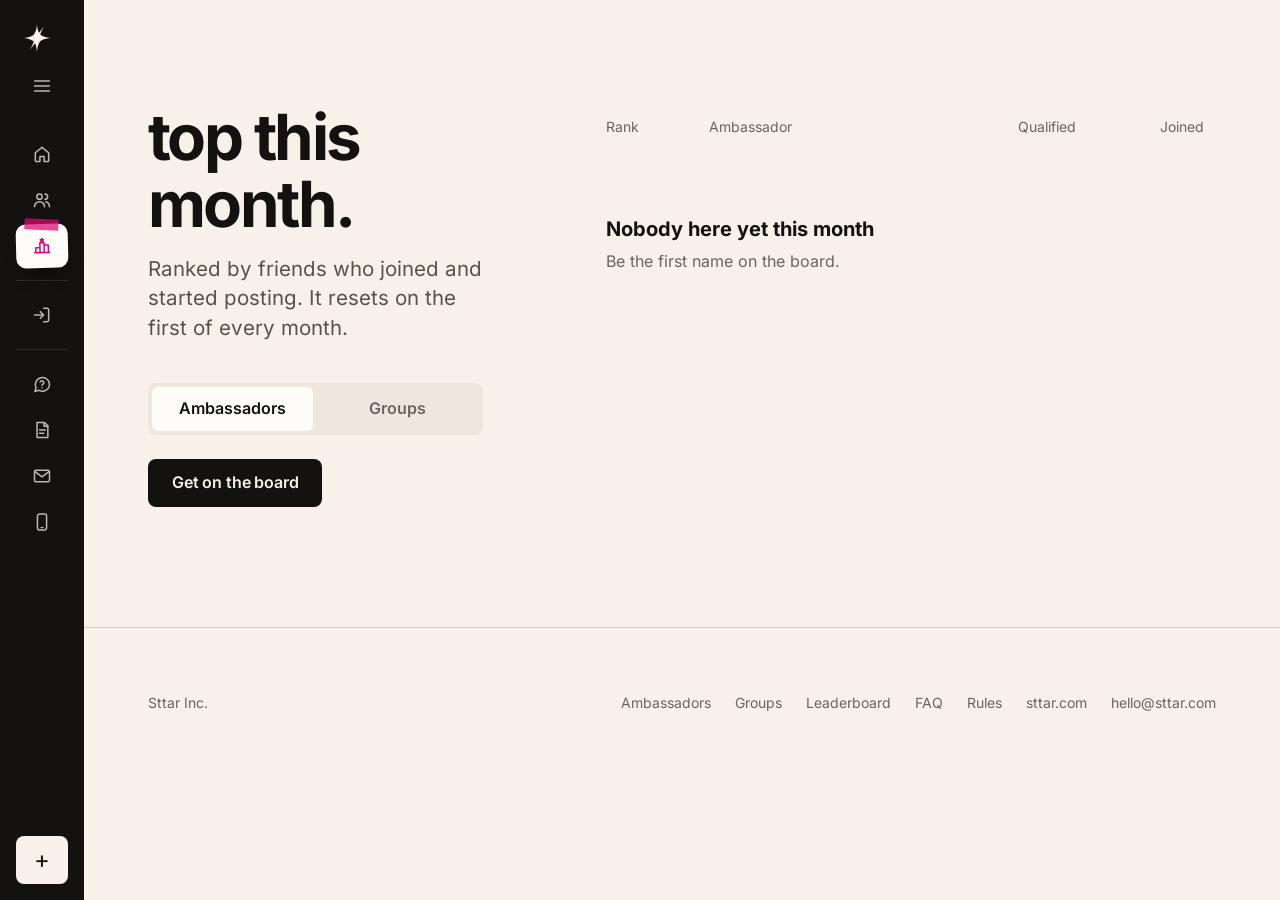
<file: leaderboard/index.html>
<!doctype html>
<html lang="en">
<head>
<meta charset="utf-8">
<script>!function(d){d.classList.add("js");var s;try{s=localStorage.getItem("grow_side")}catch(e){}if(!matchMedia("(max-width:60rem)").matches&&s!=="full")d.classList.add("rail")}(document.documentElement)</script>
<meta name="viewport" content="width=device-width, initial-scale=1, viewport-fit=cover">
<title>Leaderboard, Sttar ambassadors</title>
<meta name="description" content="This month's top Sttar ambassadors and groups.">
<link rel="canonical" href="https://grow.sttar.com/leaderboard/">
<meta property="og:type" content="website">
<meta property="og:site_name" content="Sttar">
<meta property="og:url" content="https://grow.sttar.com/leaderboard/">
<meta property="og:title" content="Leaderboard, Sttar ambassadors">
<meta property="og:description" content="This month's top Sttar ambassadors and groups.">
<meta property="og:image" content="https://sttar.com/assets/og-image.jpg">
<meta name="twitter:card" content="summary_large_image">
<meta name="theme-color" content="#F7F1EA">
<link rel="icon" href="https://sttar.com/favicon.ico" sizes="any">
<link rel="apple-touch-icon" href="https://sttar.com/assets/apple-touch-icon.png">
<link rel="preload" href="../assets/fonts/inter-latin-400-normal.woff2" as="font" type="font/woff2" crossorigin>
<link rel="preload" href="../assets/fonts/inter-latin-700-normal.woff2" as="font" type="font/woff2" crossorigin>
<link rel="stylesheet" href="../assets/site.css">
</head>
<body data-page="leaderboard" data-footer="mini">
<main class="sec-s">
  <div class="container grid12 rows">
    <div class="rows-head">
      <h1>top this month.</h1>
      <p class="lead">Ranked by friends who joined and started posting. It resets on the first of every month.</p>
      <div class="tabs mt-xl" role="tablist" aria-label="Leaderboard">
        <button type="button" role="tab" id="t-people" aria-selected="true">Ambassadors</button>
        <button type="button" role="tab" id="t-groups" aria-selected="false">Groups</button>
      </div>
      <a class="btn" href="/signup/" id="cta" data-cta>Get on the board</a>
    </div>
    <div class="rows-body">
      <table class="board"><thead><tr><th scope="col">Rank</th><th scope="col" id="col">Ambassador</th><th scope="col">Qualified</th><th scope="col">Joined</th></tr></thead><tbody id="board"></tbody></table>
      <div class="empty" id="empty" hidden><b>Nobody here yet this month</b><span id="emptytext">Be the first name on the board.</span></div>
    </div>
  </div>
</main>
<script src="../assets/grow.js"></script>
<script src="../assets/site.js"></script>
<script>
(function () {
  var G = window.GROW, $ = function (id) { return document.getElementById(id); };
  var data = { people: [], groups: [] }, which = /[?&]groups\b/.test(location.search) ? "groups" : "people";
  function render() {
    var g = which === "groups";
    $("t-people").setAttribute("aria-selected", String(!g)); $("t-groups").setAttribute("aria-selected", String(g));
    $("col").textContent = g ? "Group" : "Ambassador";
    if ($("cta")) { $("cta").href = g ? "/signup/?group" : "/signup/"; $("cta").textContent = g ? "Sign up your group" : "Get on the board"; }
    var list = data[which]; $("board").textContent = "";
    $("empty").hidden = list.length > 0; $("emptytext").textContent = g ? "Be the first group on the board." : "Be the first name on the board.";
    list.forEach(function (b) { $("board").appendChild(G.lbRow(b.rank, g ? b.name : "@" + b.username, b.qualified, b.joined)); });
  }
  $("t-people").onclick = function () { which = "people"; render(); };
  $("t-groups").onclick = function () { which = "groups"; render(); };
  render();
  G.get({ a: "public" }).then(function (d) { if (d && d.ok) { data = { people: d.people || [], groups: d.groups || [] }; render(); } }).catch(function () {});
})();
</script>
</body>
</html>
</file>
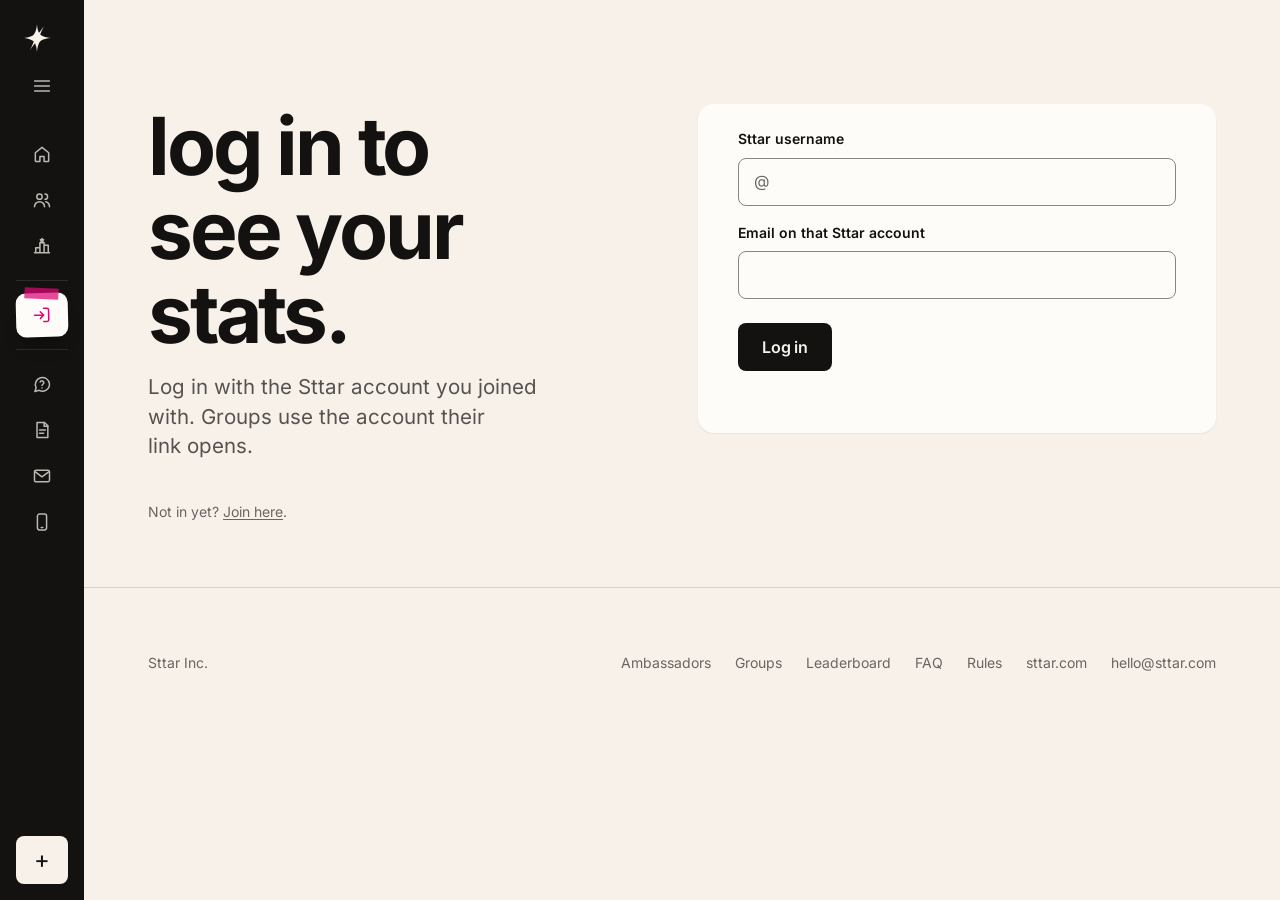
<file: me/index.html>
<!doctype html>
<html lang="en">
<head>
<meta charset="utf-8">
<script>!function(d){d.classList.add("js");var s;try{s=localStorage.getItem("grow_side")}catch(e){}if(!matchMedia("(max-width:60rem)").matches&&s!=="full")d.classList.add("rail")}(document.documentElement)</script>
<meta name="viewport" content="width=device-width, initial-scale=1, viewport-fit=cover">
<title>My stats, Sttar ambassadors</title>
<meta name="description" content="Track your Sttar invite link.">
<link rel="canonical" href="https://grow.sttar.com/me/">
<meta property="og:type" content="website">
<meta property="og:site_name" content="Sttar">
<meta property="og:url" content="https://grow.sttar.com/me/">
<meta property="og:title" content="My stats, Sttar ambassadors">
<meta property="og:description" content="Track your Sttar invite link.">
<meta property="og:image" content="https://sttar.com/assets/og-image.jpg">
<meta name="twitter:card" content="summary_large_image">
<meta name="robots" content="noindex">
<meta name="referrer" content="no-referrer">
<meta name="theme-color" content="#F7F1EA">
<link rel="icon" href="https://sttar.com/favicon.ico" sizes="any">
<link rel="apple-touch-icon" href="https://sttar.com/assets/apple-touch-icon.png">
<link rel="preload" href="../assets/fonts/inter-latin-400-normal.woff2" as="font" type="font/woff2" crossorigin>
<link rel="preload" href="../assets/fonts/inter-latin-700-normal.woff2" as="font" type="font/woff2" crossorigin>
<link rel="stylesheet" href="../assets/site.css">
</head>
<body data-page="me" data-footer="mini">
<main>
<section class="sec-s" id="signin" hidden>
  <div class="container grid12 form-grid">
    <div class="form-intro">
      <h1>log in to see your stats.</h1>
      <p class="lead">Log in with the Sttar account you joined with. Groups use the account their link opens.</p>
      <p class="small muted mt-xl">Not in yet? <a href="/signup/">Join here</a>.</p>
    </div>
    <form class="form-card" id="form" novalidate>
      <div class="field"><label for="u">Sttar username</label><div class="at"><span aria-hidden="true">@</span><input id="u" name="username" type="text" autocomplete="username" autocapitalize="none" autocorrect="off" spellcheck="false"></div></div>
      <div class="field"><label for="e">Email on that Sttar account</label><input id="e" name="email" type="email" autocomplete="email" autocapitalize="none"></div>
      <button class="btn mt-lg" id="go" type="submit">Log in</button>
      <p class="msg" id="msg" role="status"></p>
    </form>
  </div>
</section>

<section class="sec-s" id="dash" data-view="stats" hidden>
  <div class="container">
    <div class="dash-head">
      <div>
        <h1 id="hello">your stats</h1>
        <p class="who" id="who"></p>
      </div>
      <button class="btn" id="share" type="button">Share my link</button>
    </div>

    <!-- three views, picked by the side nav: My stats (#stats), Share kit (#share-kit), Payout (#payout) -->
    <div data-v="stats">
      <div class="tiles">
        <div><b id="n0">0</b><span>link visits</span></div>
        <div><b id="n1">0</b><span>friends joined</span></div>
        <div><b id="n2">0</b><span>in progress</span></div>
        <div><b id="n3">0</b><span>qualified</span></div>
      </div>
      <div class="dash">
        <div>
          <div class="panel"><h2>Your friends</h2><div id="friends"></div></div>
        </div>
        <div>
          <div class="panel" id="lbcard" hidden>
            <h2 id="lbtitle">Top this month</h2>
            <table class="board"><thead><tr><th scope="col">Rank</th><th scope="col" id="lbcol">Ambassador</th><th scope="col">Qualified</th><th scope="col">Joined</th></tr></thead><tbody id="lb"></tbody></table>
            <p class="small muted mt-lg" id="lbme" hidden></p>
          </div>
          <div class="panel">
            <h2>How a friend counts</h2>
            <ol class="rule">
              <li><div><h3>New account</h3><p>Made from your link, after you joined.</p></div></li>
              <li><div><h3 id="rule-follow">Follows you first</h3><p>Within 2 days of signing up.</p></div></li>
              <li><div><h3><span data-shots>3</span> Daily Shots</h3><p>In their first <span data-days>week</span>. New friends show up within an hour.</p></div></li>
            </ol>
          </div>
        </div>
      </div>
    </div>

    <div data-v="share">
      <div class="dash">
        <div>
          <div class="panel">
            <h2 id="linktitle">Your invite link</h2>
            <span class="linkbox" id="link">grow.sttar.com/join/</span>
            <div class="row"><button class="btn" id="copy" type="button">Copy</button><button class="btn-quiet" id="share2" type="button">Share</button></div>
          </div>
          <div class="panel">
            <h2>Ready to post</h2>
            <p class="small muted">Tap one to copy it with your link.</p>
            <div id="kit"></div>
          </div>
        </div>
        <div>
          <div class="panel">
            <h2>QR code</h2>
            <p class="small muted">For in person: your floor, a chapter meeting, a party.</p>
            <canvas id="qr" class="mt-lg" width="600" height="600" role="img" aria-label="QR code for your invite link"></canvas>
            <a class="textlink" id="qrsave" download="sttar-link.png" href="#">Save the QR code</a>
          </div>
        </div>
      </div>
    </div>

    <div data-v="pay">
      <div class="dash">
        <div>
          <div class="panel" id="moneycard" hidden>
            <h2 id="moneytitle">Earnings</h2>
            <div class="money">
              <div class="big"><span id="owedlabel">Owed to you</span><b id="owed">$0</b></div>
              <div><span id="monthlabel">This month</span><b id="month">$0</b></div>
              <div><span>All time</span><b id="earned">$0</b></div>
              <div><span>Paid out</span><b id="paid">$0</b></div>
            </div>
            <div class="field mt-xl">
              <p class="label" id="paylabel">How we pay you</p>
              <div class="tabs paytabs" role="radiogroup" aria-labelledby="paylabel">
                <button type="button" role="radio" id="pm-venmo" aria-checked="true" aria-selected="true">Venmo</button>
                <button type="button" role="radio" id="pm-zelle" aria-checked="false" aria-selected="false">Zelle</button>
              </div>
              <label for="payto" id="payfor">Venmo username</label>
              <div class="row"><input id="payto" name="payout" type="text" maxlength="80" autocapitalize="none" autocorrect="off" spellcheck="false" placeholder="@your-venmo"><button class="btn" id="savepay" type="button">Save</button></div>
              <span class="hint" id="payhint" role="status"></span>
            </div>
          </div>
          <div class="empty" id="nopay" hidden><b>Earnings are off for now</b>Your friends still show up on My stats.</div>
        </div>
        <div>
          <div class="panel"><h2>How payouts work</h2><ul class="plain" id="payhow"></ul></div>
        </div>
      </div>
    </div>
    <p class="small muted mt-2xl">Updated <span id="updated">recently</span>. Numbers refresh every hour. <button class="textlink" id="out" type="button">Log out</button></p>
  </div>
</section>

<section class="sec" id="bad" hidden>
  <div class="container">
    <h1>link not found.</h1>
    <p class="lead mt-lg" id="badmsg">This stats link is not valid.</p>
    <div class="actions mt-xl"><a class="btn" href="/me/">Log in</a></div>
  </div>
</section>
</main>

<script src="../assets/qr.js"></script>
<script src="../assets/grow.js"></script>
<script src="../assets/site.js"></script>
<script>
(function () {
  var G = window.GROW, $ = function (id) { return document.getElementById(id); };
  var q = new URLSearchParams(location.search);
  var k = q.get("k") || G.load("grow_k") || "";
  // views: the side nav's My stats / Share kit / Payout tabs each open their own view of this page
  var VIEWS = { "#share-kit": "share", "#payout": "pay" }, data = null;
  var HEAD = { share: ["share kit", "Your link, a QR code and captions ready to paste."], pay: ["payout", "What you've earned and where we send it."] };
  function view() {
    var v = VIEWS[location.hash] || "stats";
    $("dash").setAttribute("data-view", v);
    if (data) {
      var group = data.type === "group";
      if (v === "stats") {
        $("hello").textContent = group ? data.name : "hey " + data.name;
        $("who").textContent = q.get("new") ? (group ? "You're in. Share your group's link to start raising." : "You're in. Share your link to get started.")
          : (group ? "Group account @" + data.username + ", raising for " + data.cause : "Ambassador, @" + data.username);
      } else {
        $("hello").textContent = HEAD[v][0];
        $("who").textContent = v === "pay" && group ? "What your group has raised and where we send it." : HEAD[v][1];
      }
    }
    if (window.growNav) window.growNav();
  }
  function go() { view(); window.scrollTo(0, 0); }
  window.addEventListener("hashchange", function () {
    var still = window.matchMedia && window.matchMedia("(prefers-reduced-motion: reduce)").matches;
    if (document.startViewTransition && !still) document.startViewTransition(go); else go();
  });
  var show = function (id) { ["signin", "dash", "bad"].forEach(function (x) { $(x).hidden = x !== id; }); };

  $("form").addEventListener("submit", function (ev) {
    ev.preventDefault();
    var u = $("u").value.trim().replace(/^@/, ""), e = $("e").value.trim(), msg = $("msg"), go = $("go");
    msg.className = "msg err";
    if (!u) { msg.textContent = "Enter your username."; $("u").focus(); return; }
    if (!e) { msg.textContent = "Enter the email on that account."; $("e").focus(); return; }
    go.disabled = true; go.textContent = "Checking"; msg.textContent = "";
    G.post({ a: "join", mode: "signin", username: u, email: e }).then(function (r) {
      if (r && r.ok) { G.save("grow_k", r.token); location.href = "/me/?k=" + encodeURIComponent(r.token); return; }
      msg.textContent = (r && r.error) || "That did not work. Try again."; go.disabled = false; go.textContent = "Open my stats";
    }).catch(function () { msg.textContent = "Could not connect. Try again."; go.disabled = false; go.textContent = "Open my stats"; });
  });
  if (!k) { show("signin"); return; }
  $("out").addEventListener("click", function () { G.logout(); });

  show("dash"); view();
  G.get({ a: "me", k: k }).then(function (d) {
    if (!d || !d.ok) { ["grow_k", "grow_name", "grow_user", "grow_type", "grow_link"].forEach(G.forget); if (window.growNav) window.growNav(); show("bad"); if (d && d.error) $("badmsg").textContent = d.error; return; }
    G.save("grow_k", k); G.remember(d); data = d; view();
    var p = d.program, group = d.type === "group", shown = d.link.replace(/^https?:\/\//, "");
    var rate = group ? (p.groupRate || p.rate) : p.rate, cap = group ? p.groupCap : p.cap;
    G.fill(p);

    if (group) {
      $("linktitle").textContent = "Your group's link"; $("rule-follow").textContent = "Follows @" + d.username + " first";
      $("share").textContent = "Share our link"; $("lbcol").textContent = "Group";
    }
    $("link").textContent = shown;
    $("copy").onclick = function () { G.copy(d.link, $("copy"), "Copy"); };
    ["share", "share2"].forEach(function (id) {
      $(id).onclick = function () {
        if (navigator.share) navigator.share({ title: "Join me on Sttar", url: d.link }).catch(function () {});
        else G.copy(d.link, $(id), $(id).textContent);
      };
    });
    $("n0").textContent = d.visits || 0; $("n1").textContent = d.signups; $("n2").textContent = d.in_progress; $("n3").textContent = d.qualified;

    var how = group
      ? ["Each friend who qualifies raises " + G.money(rate) + " for " + d.cause + ".", "We send it once a month by Venmo or Zelle.", cap > 0 ? "Up to " + G.money(cap) + " a month." : "No cap on what you can raise."]
      : ["Each friend who qualifies adds " + G.money(rate) + ".", "We pay once a month by Venmo or Zelle.", cap > 0 ? "Up to " + G.money(cap) + " a month." : "No cap on what you can earn."];
    how.forEach(function (t) { $("payhow").appendChild(G.el("li", "", t)); });
    $("nopay").hidden = !!p.showEarnings;
    if (p.showEarnings) {
      $("moneycard").hidden = false;
      if (group) { $("moneytitle").textContent = "Raised for " + d.cause; $("owedlabel").textContent = "Waiting to be sent"; $("paylabel").textContent = "How we send it"; }
      $("owed").textContent = G.money(d.owed); $("month").textContent = G.money(d.earned_this_month);
      $("earned").textContent = G.money(d.earned); $("paid").textContent = G.money(d.paid);
      $("monthlabel").textContent = cap > 0 ? "This month, out of " + G.money(cap) : "This month";
      // payout is saved as one line the payout sheet can read: "Venmo @name" or "Zelle phone-or-email"
      var method = "venmo", saved = String(d.payout || "").trim(), m = saved.match(/^(venmo|zelle)\b[:\s-]*(.*)$/i);
      var handle = m ? m[2] : saved;
      if (m) method = m[1].toLowerCase(); else if (saved && saved[0] !== "@" && (/\S+@\S+\.\S+/.test(saved) || saved.replace(/\D/g, "").length >= 10)) method = "zelle";
      function setMethod(x) {
        method = x; var z = x === "zelle";
        [["pm-venmo", !z], ["pm-zelle", z]].forEach(function (b) { $(b[0]).setAttribute("aria-checked", String(b[1])); $(b[0]).setAttribute("aria-selected", String(b[1])); });
        $("payfor").textContent = z ? "Phone number or email on your Zelle" : "Venmo username";
        $("payto").placeholder = z ? "(555) 123-4567 or you@email.com" : "@your-venmo";
        $("payto").inputMode = z ? "email" : "text";
        $("payhint").className = "hint"; $("payhint").textContent = "";
      }
      $("pm-venmo").onclick = function () { if (method !== "venmo") { $("payto").value = ""; setMethod("venmo"); $("payto").focus(); } };
      $("pm-zelle").onclick = function () { if (method !== "zelle") { $("payto").value = ""; setMethod("zelle"); $("payto").focus(); } };
      setMethod(method);
      $("payto").value = handle;
      if (saved) $("payhint").textContent = "We'll send it to " + (method === "zelle" ? "Zelle " : "Venmo ") + handle + ".";
      $("savepay").onclick = function () {
        var v = $("payto").value.trim(), hint = $("payhint"), b = $("savepay"), bad = "";
        if (method === "venmo") {
          v = v.replace(/^@+/, "");
          if (!/^[A-Za-z0-9_-]{3,30}$/.test(v)) bad = "Enter your Venmo username, like @your-venmo.";
          else v = "@" + v;
        } else if (!(/^\S+@\S+\.\S+$/.test(v) || v.replace(/\D/g, "").length >= 10)) bad = "Enter the phone number or email your Zelle uses.";
        if (bad) { hint.className = "hint err"; hint.textContent = bad; $("payto").focus(); return; }
        b.disabled = true; hint.className = "hint"; hint.textContent = "";
        G.post({ a: "payout", k: k, payout: (method === "zelle" ? "Zelle " : "Venmo ") + v }).then(function (r) {
          b.disabled = false; b.textContent = r && r.ok ? "Saved" : "Retry"; setTimeout(function () { b.textContent = "Save"; }, 1600);
          if (r && r.ok) { $("payto").value = v; hint.textContent = "We'll send it to " + (method === "zelle" ? "Zelle " : "Venmo ") + v + "."; }
        }).catch(function () { b.disabled = false; b.textContent = "Retry"; });
      };
    }

    var caps = group ? [
      "join Sttar from our link and follow us. every friend who starts posting raises " + G.money(rate) + " for " + d.cause + ": ",
      "we're all on Sttar now, five pics a day with the chapter. join us: ",
      "help us raise money for " + d.cause + ". download Sttar and post your day: "
    ] : [
      "we're all posting our day on Sttar now. five pics a day, just friends. join me: ",
      "this is what my day actually looked like. i post it on Sttar, add me: ",
      "download Sttar and follow me, i want to see your day: "
    ];
    caps.forEach(function (t) {
      var b = G.el("button", "caption"), tag = G.el("em", "", "Copy");
      b.type = "button"; b.appendChild(G.el("span", "", t + shown)); b.appendChild(tag);
      b.onclick = function () { G.copy(t + d.link, tag, "Copy"); };
      $("kit").appendChild(b);
    });

    (function () {
      var qr = qrcode(0, "M"); qr.addData(d.link); qr.make();
      var n = qr.getModuleCount(), cv = $("qr"), cx = cv.getContext("2d"), cell = Math.floor(cv.width / (n + 8)), off = Math.floor((cv.width - cell * n) / 2);
      var css = getComputedStyle(document.documentElement);
      cx.fillStyle = css.getPropertyValue("--color-paper-2").trim() || "white"; cx.fillRect(0, 0, cv.width, cv.height);
      cx.fillStyle = css.getPropertyValue("--color-ink").trim() || "black";
      for (var r = 0; r < n; r++) for (var c = 0; c < n; c++) if (qr.isDark(r, c)) cx.fillRect(off + c * cell, off + r * cell, cell, cell);
      $("qrsave").href = cv.toDataURL("image/png");
    })();

    var box = $("friends");
    if (!d.friends.length) {
      var e = G.el("div", "empty"); e.appendChild(G.el("b", "", "Nobody yet"));
      e.appendChild(document.createTextNode("Share your link. Friends show up here within an hour of joining.")); box.appendChild(e);
    }
    var order = { "in progress": 0, "qualified": 1, "expired": 2 };
    d.friends.sort(function (a, b) { return order[a.status] - order[b.status] || b.signed_up - a.signed_up; }).forEach(function (f) {
      var row = G.el("div", "friend"), left = G.el("div"); left.style.minWidth = "0";
      left.appendChild(G.el("div", "name", "@" + f.friend)); row.appendChild(left);
      if (f.status === "in progress") {
        left.appendChild(G.el("div", "meta", f.shots + " of " + p.shots + " Daily Shots, " + (f.days_left > 0 ? f.days_left + (f.days_left === 1 ? " day left" : " days left") : "last day")));
        var nudge = G.el("button", "textlink", "Send a nudge"); nudge.type = "button";
        nudge.onclick = function () { var t = "post your Sttar of the Day today, i want to see it"; if (navigator.share) navigator.share({ text: t }).catch(function () {}); else G.copy(t, nudge, "Send a nudge"); };
        left.appendChild(nudge);
        var bar = G.el("div", "progress"); bar.setAttribute("aria-hidden", "true");
        for (var i = 0; i < p.shots; i++) bar.appendChild(G.el("i", i < f.shots ? "on" : ""));
        row.appendChild(bar);
      } else if (f.status === "qualified") {
        row.appendChild(G.el("span", "state", p.showEarnings && rate ? "+" + G.money(rate) : "Qualified"));
      } else {
        left.appendChild(G.el("div", "meta", "Did not post " + p.shots + " in time"));
        row.appendChild(G.el("span", "state off", "Missed"));
      }
      box.appendChild(row);
    });

    if (d.leaderboard && d.leaderboard.top.length) {
      $("lbcard").hidden = false; $("lbtitle").textContent = group ? "Top groups this month" : "Top this month";
      d.leaderboard.top.forEach(function (b) { $("lb").appendChild(G.lbRow(b.rank, group ? b.name : "@" + b.username, b.qualified, b.joined, b.you)); });
      if (d.leaderboard.rank > 5) { $("lbme").hidden = false; $("lbme").textContent = "You are number " + d.leaderboard.rank + " of " + d.leaderboard.of + " this month."; }
    }
    $("updated").textContent = G.ago(d.updated);
  }).catch(function () { show("bad"); $("badmsg").textContent = "Could not load your stats. Check your signal and reload."; });
})();
</script>
</body>
</html>
</file>
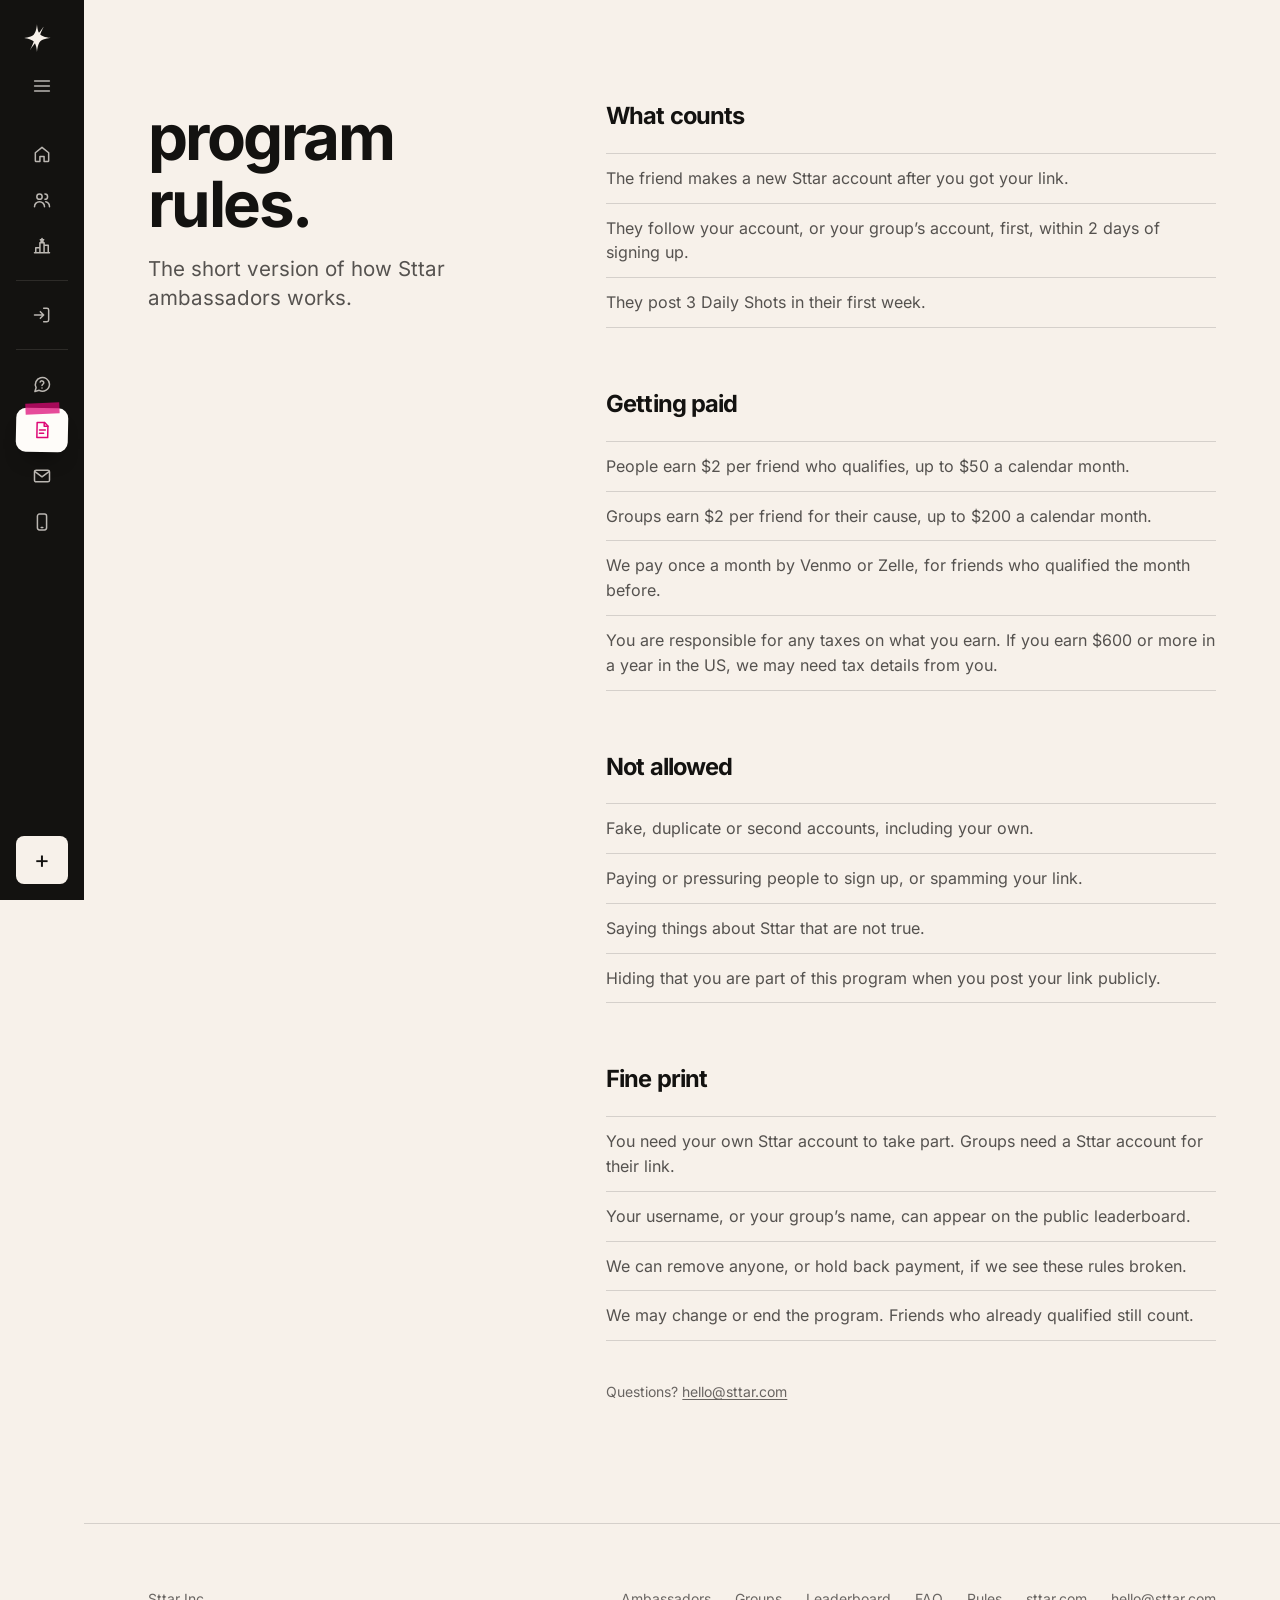
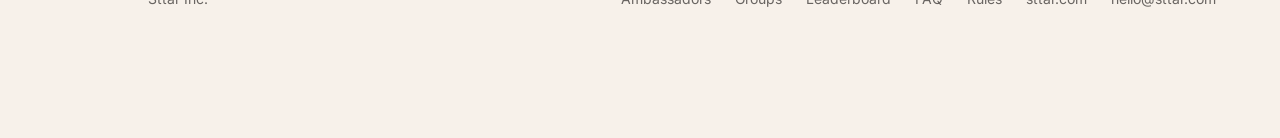
<file: rules/index.html>
<!doctype html>
<html lang="en">
<head>
<meta charset="utf-8">
<script>!function(d){d.classList.add("js");var s;try{s=localStorage.getItem("grow_side")}catch(e){}if(!matchMedia("(max-width:60rem)").matches&&s!=="full")d.classList.add("rail")}(document.documentElement)</script>
<meta name="viewport" content="width=device-width, initial-scale=1, viewport-fit=cover">
<title>Program rules, Sttar ambassadors</title>
<meta name="description" content="The rules of the Sttar ambassadors program.">
<link rel="canonical" href="https://grow.sttar.com/rules/">
<meta property="og:type" content="website">
<meta property="og:site_name" content="Sttar">
<meta property="og:url" content="https://grow.sttar.com/rules/">
<meta property="og:title" content="Program rules, Sttar ambassadors">
<meta property="og:description" content="The rules of the Sttar ambassadors program.">
<meta property="og:image" content="https://sttar.com/assets/og-image.jpg">
<meta name="twitter:card" content="summary_large_image">
<meta name="theme-color" content="#F7F1EA">
<link rel="icon" href="https://sttar.com/favicon.ico" sizes="any">
<link rel="apple-touch-icon" href="https://sttar.com/assets/apple-touch-icon.png">
<link rel="preload" href="../assets/fonts/inter-latin-400-normal.woff2" as="font" type="font/woff2" crossorigin>
<link rel="preload" href="../assets/fonts/inter-latin-700-normal.woff2" as="font" type="font/woff2" crossorigin>
<link rel="stylesheet" href="../assets/site.css">
</head>
<body data-page="rules" data-footer="mini">
<main class="sec-s">
  <div class="container grid12 rows">
    <div class="rows-head">
      <h1>program rules.</h1>
      <p class="lead">The short version of how Sttar ambassadors works.</p>
    </div>
    <div class="rows-body">
      <h2 class="group-head">What counts</h2>
      <ul class="plain">
        <li>The friend makes a new Sttar account after you got your link.</li>
        <li>They follow your account, or your group’s account, first, within 2 days of signing up.</li>
        <li>They post <span data-shots>3</span> Daily Shots in their first <span data-days>week</span>.</li>
      </ul>
      <div data-if-pay>
        <h2 class="group-head">Getting paid</h2>
        <ul class="plain">
          <li>People earn <span data-rate>$2</span> per friend who qualifies<span data-if-cap>, up to <span data-cap>$50</span> a calendar month</span>.</li>
          <li>Groups earn <span data-grate>$2</span> per friend for their cause<span data-if-gcap>, up to <span data-gcap>$200</span> a calendar month</span>.</li>
          <li>We pay once a month by Venmo or Zelle, for friends who qualified the month before.</li>
          <li>You are responsible for any taxes on what you earn. If you earn $600 or more in a year in the US, we may need tax details from you.</li>
        </ul>
      </div>
      <h2 class="group-head">Not allowed</h2>
      <ul class="plain">
        <li>Fake, duplicate or second accounts, including your own.</li>
        <li>Paying or pressuring people to sign up, or spamming your link.</li>
        <li>Saying things about Sttar that are not true.</li>
        <li>Hiding that you are part of this program when you post your link publicly.</li>
      </ul>
      <h2 class="group-head">Fine print</h2>
      <ul class="plain">
        <li>You need your own Sttar account to take part. Groups need a Sttar account for their link.</li>
        <li>Your username, or your group’s name, can appear on the public leaderboard.</li>
        <li>We can remove anyone, or hold back payment, if we see these rules broken.</li>
        <li>We may change or end the program. Friends who already qualified still count.</li>
      </ul>
      <p class="small muted mt-xl">Questions? <a href="mailto:hello@sttar.com">hello@sttar.com</a></p>
    </div>
  </div>
</main>
<script src="../assets/grow.js"></script>
<script src="../assets/site.js"></script>
<script>
(function () { var G = window.GROW; G.get({ a: "public" }).then(function (d) { if (d && d.ok) G.fill(d.program); }).catch(function () {}); })();
</script>
</body>
</html>
</file>
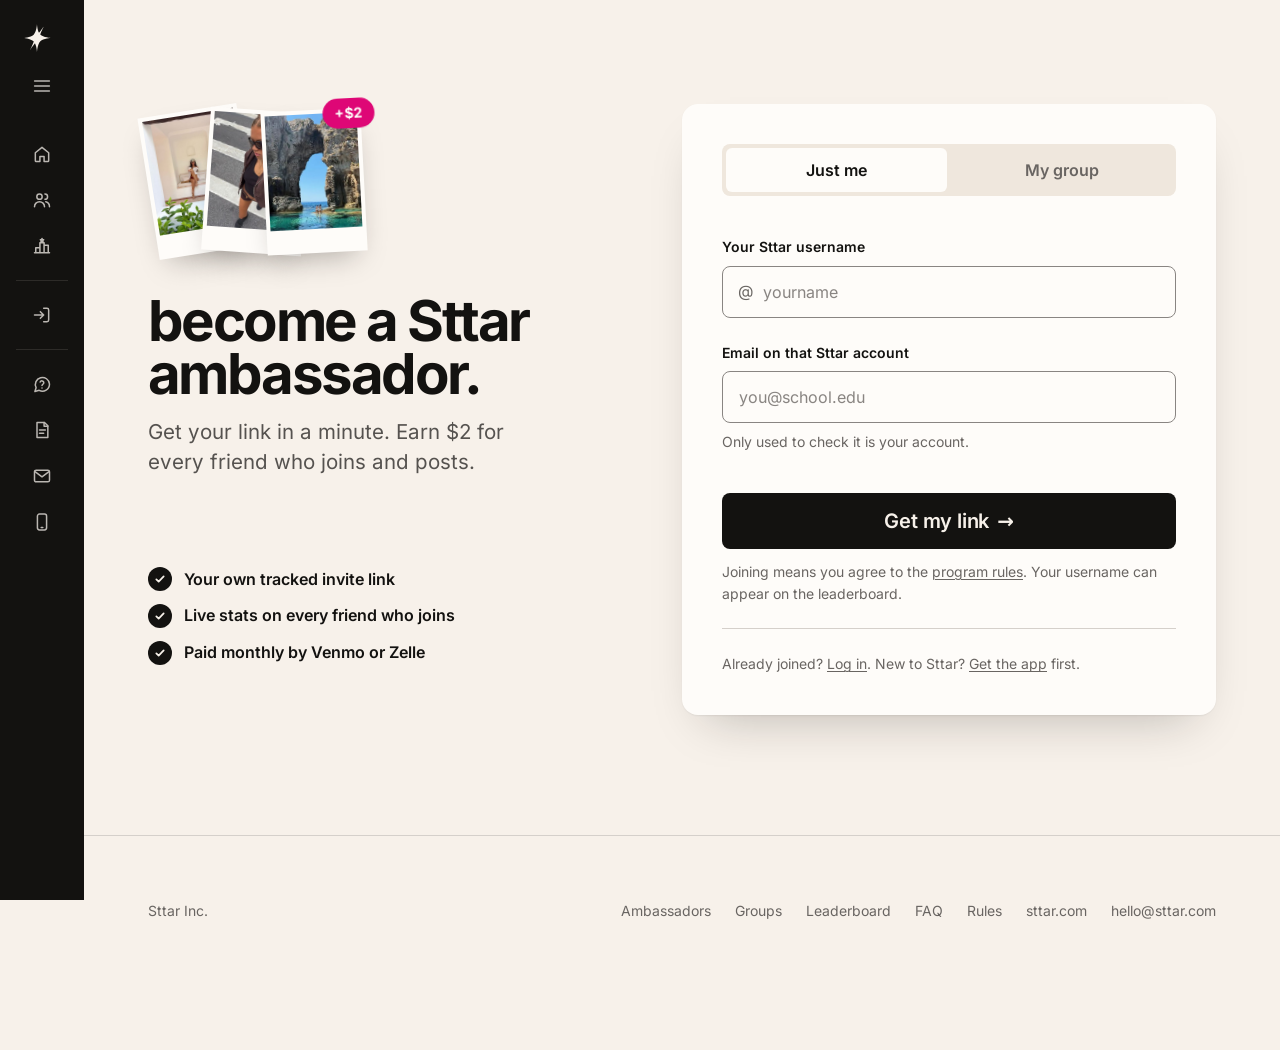
<file: signup/index.html>
<!doctype html>
<html lang="en">
<head>
<meta charset="utf-8">
<script>!function(d){d.classList.add("js");var s;try{s=localStorage.getItem("grow_side")}catch(e){}if(!matchMedia("(max-width:60rem)").matches&&s!=="full")d.classList.add("rail")}(document.documentElement)</script>
<meta name="viewport" content="width=device-width, initial-scale=1, viewport-fit=cover">
<title>Join Sttar ambassadors</title>
<meta name="description" content="Get your own Sttar invite link, or one for your whole group, in a minute.">
<link rel="canonical" href="https://grow.sttar.com/signup/">
<meta property="og:type" content="website">
<meta property="og:site_name" content="Sttar">
<meta property="og:url" content="https://grow.sttar.com/signup/">
<meta property="og:title" content="Join Sttar ambassadors">
<meta property="og:description" content="Get your own Sttar invite link, or one for your whole group, in a minute.">
<meta property="og:image" content="https://sttar.com/assets/og-image.jpg">
<meta name="twitter:card" content="summary_large_image">
<meta name="theme-color" content="#F7F1EA">
<link rel="icon" href="https://sttar.com/favicon.ico" sizes="any">
<link rel="apple-touch-icon" href="https://sttar.com/assets/apple-touch-icon.png">
<link rel="preload" href="../assets/fonts/inter-latin-400-normal.woff2" as="font" type="font/woff2" crossorigin>
<link rel="preload" href="../assets/fonts/inter-latin-700-normal.woff2" as="font" type="font/woff2" crossorigin>
<link rel="stylesheet" href="../assets/site.css">
</head>
<body data-page="signup" data-footer="mini">
<main class="join-page">
  <div class="container join-grid">
    <div class="join-intro">
      <div class="join-fan" aria-hidden="true">
        <figure style="--r:-9deg;--x:0px;--k:0"><img src="../assets/img/s4.jpg" alt="" width="560" height="700"></figure>
        <figure style="--r:4deg;--x:58px;--k:1"><img src="../assets/img/s7.jpg" alt="" width="560" height="700"></figure>
        <figure style="--r:-3deg;--x:116px;--k:2"><img src="../assets/img/s12.jpg" alt="" width="560" height="700"><span>+<span data-rate>$2</span></span></figure>
      </div>
      <h1 id="title">become a Sttar ambassador.</h1>
      <p class="lead" id="lead">Get your link in a minute. Earn <span data-rate>$2</span> for every friend who joins and posts.</p>
    </div>

    <form class="join-card" id="form" novalidate>
      <div class="tabs" role="tablist" aria-label="Who is joining">
        <button type="button" role="tab" id="tab-person" aria-selected="true">Just me</button>
        <button type="button" role="tab" id="tab-group" aria-selected="false">My group</button>
      </div>

      <div id="group-fields" hidden>
        <div class="field"><label for="gname">Group name</label><input id="gname" name="group_name" type="text" maxlength="50" placeholder="Kappa Delta UIUC" autocomplete="organization"></div>
        <div class="field"><label for="cause">Where the money goes</label><input id="cause" name="cause" type="text" maxlength="80" placeholder="Our philanthropy"></div>
        <div class="field"><label for="contact">Your name and role</label><input id="contact" name="contact" type="text" maxlength="80" placeholder="Sarah, VP of Marketing" autocomplete="name"></div>
        <p class="subhead">The Sttar account your link opens</p>
      </div>

      <div class="field">
        <label for="u" id="u-label">Your Sttar username</label>
        <div class="at"><span aria-hidden="true">@</span><input id="u" name="username" type="text" placeholder="yourname" autocomplete="username" autocapitalize="none" autocorrect="off" spellcheck="false"></div>
        <span class="hint" id="u-hint"></span>
      </div>
      <div class="field">
        <label for="e">Email on that Sttar account</label>
        <input id="e" name="email" type="email" placeholder="you@school.edu" autocomplete="email" autocapitalize="none">
        <span class="hint">Only used to check it is your account.</span>
      </div>
      <button class="btn btn-go" id="go" type="submit">Get my link</button>
      <p class="msg" id="msg" role="status"></p>
      <p class="small muted" id="fine">Joining means you agree to the <a href="/rules/">program rules</a>. Your username can appear on the leaderboard.</p>
      <p class="small muted join-already" id="already">Already joined? <a href="/me/">Log in</a>. New to Sttar? <a href="https://sttar.com">Get the app</a> first.</p>
    </form>

    <ul class="perks" id="perks">
      <li>Your own tracked invite link</li>
      <li>Live stats on every friend who joins</li>
      <li>Paid monthly by Venmo or Zelle</li>
    </ul>
  </div>
</main>
<script src="../assets/grow.js"></script>
<script src="../assets/site.js"></script>
<script>
(function () {
  var G = window.GROW, $ = function (id) { return document.getElementById(id); };
  var P = { rate: 2, cap: 0, groupRate: 2, groupCap: 0, shots: 3, days: 7, showEarnings: true }, type = "person";
  function setType(t) {
    type = t; var g = t === "group";
    $("tab-person").setAttribute("aria-selected", String(!g)); $("tab-group").setAttribute("aria-selected", String(g));
    $("group-fields").hidden = !g;
    $("u-label").textContent = g ? "Sttar username" : "Your Sttar username";
    $("u-hint").textContent = g ? "Your chapter's account works best. New friends follow it first." : "";
    $("title").textContent = g ? "sign up your group." : "become a Sttar ambassador.";
    $("lead").textContent = g ? "One link for your whole chapter. Every friend who joins and posts raises " + G.money(P.groupRate || P.rate) + " for your cause."
                              : "Get your link in a minute. Earn " + G.money(P.rate) + " for every friend who joins and posts.";
    var perks = g ? ["One tracked link for the whole chapter", "Stats your exec board can check", "Paid monthly to your cause"]
                  : ["Your own tracked invite link", "Live stats on every friend who joins", "Paid monthly by Venmo or Zelle"];
    $("perks").querySelectorAll("li").forEach(function (li, i) { li.textContent = perks[i]; });
    $("go").textContent = g ? "Get our group link" : "Get my link";
    $("fine").lastChild.textContent = g ? ". Your group's name can appear on the leaderboard." : ". Your username can appear on the leaderboard.";
    $("msg").textContent = "";
  }
  var w = G.me();
  if (w) { var a = $("already"); a.className = "small join-already"; a.innerHTML = ""; a.append("You're logged in" + (w.user ? " as @" + w.user : "") + ". ");
    var l = G.el("a", "", "Open my stats"); l.href = "/me/"; a.append(l, ". Not you? "); var o = G.el("button", "textlink", "Log out"); o.type = "button"; o.onclick = G.logout; a.append(o); }
  $("tab-person").onclick = function () { setType("person"); };
  $("tab-group").onclick = function () { setType("group"); };
  setType(/[?&]group\b/.test(location.search) ? "group" : "person");
  G.get({ a: "public" }).then(function (d) { if (d && d.ok) { P = d.program; setType(type); } }).catch(function () {});

  $("form").addEventListener("submit", function (ev) {
    ev.preventDefault();
    var msg = $("msg"), go = $("go"), label = go.textContent;
    var body = { a: "join", type: type, username: $("u").value.trim().replace(/^@/, ""), email: $("e").value.trim() };
    if (type === "group") { body.group_name = $("gname").value.trim(); body.cause = $("cause").value.trim(); body.contact = $("contact").value.trim(); }
    msg.className = "msg err";
    var bad = type === "group" && !body.group_name ? ["gname", "Add your group's name."]
      : type === "group" && !body.cause ? ["cause", "Add where the money goes."]
      : !body.username ? ["u", "Enter the Sttar username."] : !body.email ? ["e", "Enter the email on that account."] : null;
    if (bad) { msg.textContent = bad[1]; $(bad[0]).focus(); return; }
    msg.className = "msg"; msg.textContent = ""; go.disabled = true; go.classList.add("loading"); go.textContent = "Checking";
    G.post(body).then(function (r) {
      if (r && r.ok) { G.save("grow_k", r.token); location.href = "/me/?k=" + encodeURIComponent(r.token) + (r.returning ? "" : "&new=1"); return; }
      msg.className = "msg err"; msg.textContent = (r && r.error) || "That did not work. Try again.";
      go.disabled = false; go.classList.remove("loading"); go.textContent = label;
    }).catch(function () {
      msg.className = "msg err"; msg.textContent = "Could not connect. Check your signal and try again.";
      go.disabled = false; go.classList.remove("loading"); go.textContent = label;
    });
  });
})();
</script>
</body>
</html>
</file>
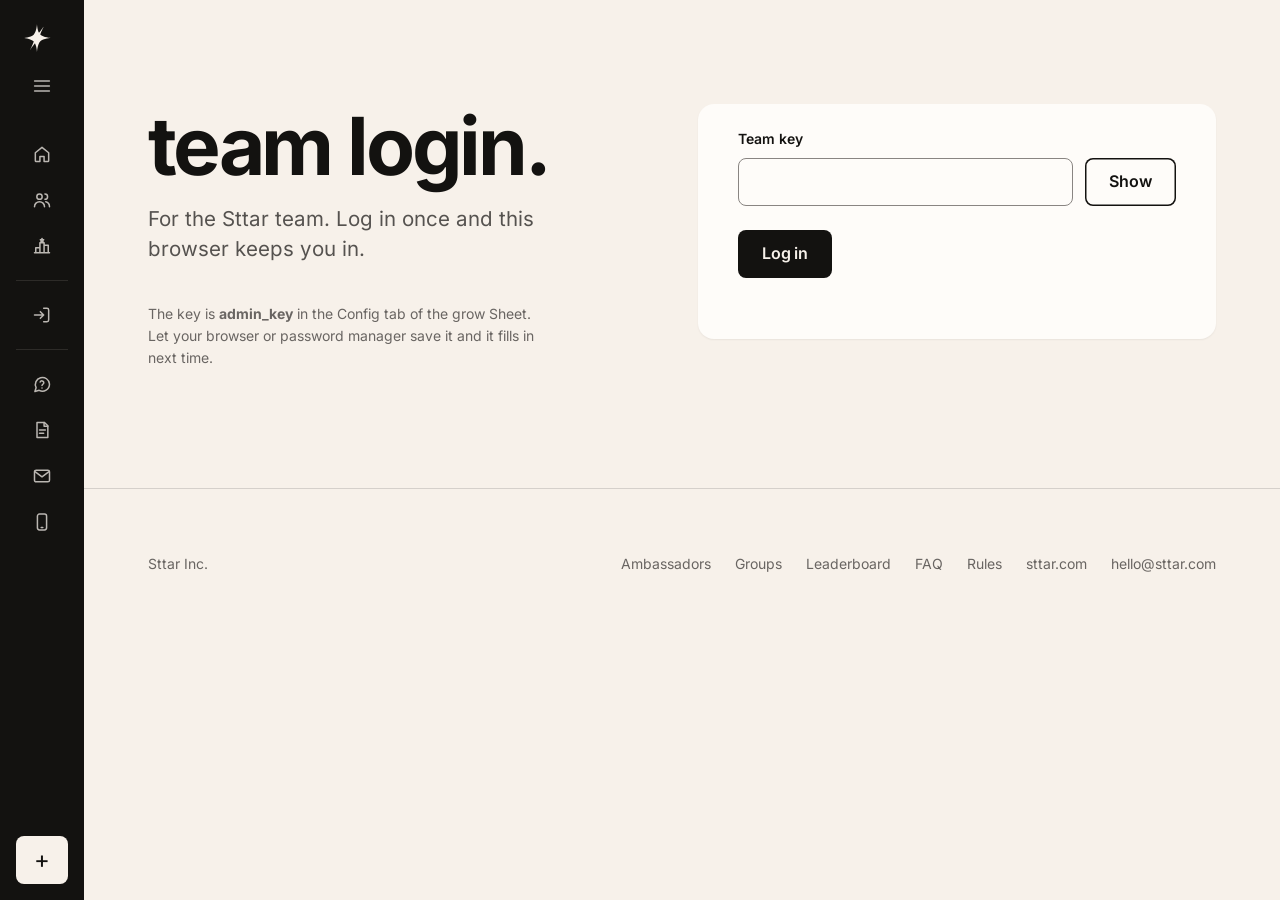
<file: team/index.html>
<!doctype html>
<html lang="en">
<head>
<meta charset="utf-8">
<script>!function(d){d.classList.add("js");var s;try{s=localStorage.getItem("grow_side")}catch(e){}if(!matchMedia("(max-width:60rem)").matches&&s!=="full")d.classList.add("rail")}(document.documentElement)</script>
<meta name="viewport" content="width=device-width, initial-scale=1, viewport-fit=cover">
<title>Team, Sttar ambassadors</title>
<meta name="description" content="Team overview.">
<link rel="canonical" href="https://grow.sttar.com/team/">
<meta property="og:type" content="website">
<meta property="og:site_name" content="Sttar">
<meta property="og:url" content="https://grow.sttar.com/team/">
<meta property="og:title" content="Team, Sttar ambassadors">
<meta property="og:description" content="Team overview.">
<meta property="og:image" content="https://sttar.com/assets/og-image.jpg">
<meta name="twitter:card" content="summary_large_image">
<meta name="robots" content="noindex">
<meta name="referrer" content="no-referrer">
<meta name="theme-color" content="#F7F1EA">
<link rel="icon" href="https://sttar.com/favicon.ico" sizes="any">
<link rel="apple-touch-icon" href="https://sttar.com/assets/apple-touch-icon.png">
<link rel="preload" href="../assets/fonts/inter-latin-400-normal.woff2" as="font" type="font/woff2" crossorigin>
<link rel="preload" href="../assets/fonts/inter-latin-700-normal.woff2" as="font" type="font/woff2" crossorigin>
<link rel="stylesheet" href="../assets/site.css">
</head>
<body data-page="team" data-footer="mini">
<main class="sec-s">
<div class="container">
  <section id="gate" hidden>
    <div class="grid12 form-grid">
      <div class="form-intro"><h1>team login.</h1><p class="lead">For the Sttar team. Log in once and this browser keeps you in.</p><p class="small muted mt-xl">The key is <b>admin_key</b> in the Config tab of the grow Sheet. Let your browser or password manager save it and it fills in next time.</p></div>
      <form class="form-card" id="keyform" method="post" action="/team/" novalidate>
        <input type="text" name="username" value="Sttar team" autocomplete="username" hidden>
        <div class="field"><label for="key">Team key</label><div class="row"><input id="key" name="password" type="password" autocapitalize="none" autocorrect="off" spellcheck="false" autocomplete="current-password"><button class="btn-quiet peek" id="peek" type="button" aria-pressed="false">Show</button></div></div>
        <button class="btn mt-lg" id="keygo" type="submit">Log in</button>
        <p class="msg err" id="keymsg" role="status"></p>
      </form>
    </div>
  </section>

  <section id="page" hidden>
    <div class="dash-head">
      <div><h1>ambassadors and groups</h1><p class="who">Updated <span id="updated">recently</span>. Refreshes on its own every hour.</p></div>
      <div class="actions"><a class="btn-quiet" id="sheet" target="_blank" rel="noopener" href="#">Open the sheet</a><button class="textlink" id="teamout" type="button">Log out</button></div>
    </div>
    <div class="tiles">
      <div><b id="t1">0</b><span>ambassadors and groups</span></div>
      <div><b id="t0">0</b><span>link visits</span></div>
      <div><b id="t2">0</b><span>friends joined</span></div>
      <div><b id="t4">0</b><span>qualified</span></div>
    </div>
    <p class="small muted mt-lg"><span id="t3">0</span> in progress, <span id="t5">$0</span> owed now.</p>
    <div class="toolbar">
      <div class="at"><span aria-hidden="true">@</span><input id="add" type="text" aria-label="Add an ambassador by username" placeholder="add an ambassador by username" autocapitalize="none" autocorrect="off" spellcheck="false"></div>
      <button class="btn" id="addbtn" type="button">Add</button>
      <button class="btn-quiet" id="refresh" type="button">Refresh now</button>
    </div>
    <p class="msg" id="barmsg" role="status"></p>
    <div class="scroll mt-lg">
      <table class="team">
        <thead><tr><th scope="col">Name</th><th scope="col">Visits</th><th scope="col">Joined</th><th scope="col">In progress</th><th scope="col">Qualified</th><th scope="col">This month</th><th scope="col">Earned</th><th scope="col">Paid</th><th scope="col">Owed</th><th scope="col">Pay to</th></tr></thead>
        <tbody id="rows"></tbody>
      </table>
    </div>
    <p class="small muted mt-xl">Tap a row to see their friends. After you pay someone, open their row and tap Mark paid. Rates, caps and sign-ups are in the Config tab.</p>
  </section>
</div>
</main>
<script src="../assets/grow.js"></script>
<script src="../assets/site.js"></script>
<script>
(function () {
  var G = window.GROW, $ = function (id) { return document.getElementById(id); };
  var k = new URLSearchParams(location.search).get("k") || G.load("grow_team") || "";

  $("keyform").addEventListener("submit", function (e) {
    e.preventDefault(); k = $("key").value.trim();
    if (!k) { $("keymsg").textContent = "Enter the team key."; $("key").focus(); return; }
    $("keygo").disabled = true; $("keygo").textContent = "Checking"; $("keymsg").textContent = ""; load();
  });
  $("peek").addEventListener("click", function () {
    var on = $("key").type === "password"; $("key").type = on ? "text" : "password";
    $("peek").textContent = on ? "Hide" : "Show"; $("peek").setAttribute("aria-pressed", String(on));
  });
  $("teamout").addEventListener("click", function () { G.forget("grow_team"); location.href = "/team/"; });
  // a ?k= link logs you in, then the key comes out of the address bar and history
  if (new URLSearchParams(location.search).get("k") && history.replaceState) history.replaceState(null, "", "/team/");

  function load() {
    if (!k) { $("gate").hidden = false; return; }
    G.get({ a: "team", k: k }).then(function (d) {
      $("keygo").disabled = false; $("keygo").textContent = "Log in";
      if (!d || !d.ok) { G.forget("grow_team"); if (window.growNav) window.growNav(); $("page").hidden = true; $("gate").hidden = false; $("keymsg").textContent = (d && d.error) || "That key did not work."; return; }
      G.save("grow_team", k); if (window.growNav) window.growNav();
      $("gate").hidden = true; $("page").hidden = false;
      render(d);
    }).catch(function () { $("keygo").disabled = false; $("keygo").textContent = "Log in"; $("gate").hidden = false; $("keymsg").textContent = "Could not connect. Reload to try again."; });
  }

  function render(d) {
    var p = d.program, sum = function (key) { return d.creators.reduce(function (t, c) { return t + (c[key] || 0); }, 0); };
    $("updated").textContent = G.ago(d.updated);
    $("t1").textContent = d.creators.length; $("t0").textContent = sum("visits"); $("t2").textContent = sum("signups"); $("t3").textContent = sum("in_progress");
    $("t4").textContent = sum("qualified"); $("t5").textContent = G.money(sum("owed"));
    if (d.sheet) $("sheet").href = d.sheet; else $("sheet").hidden = true;

    var body = $("rows"); body.textContent = "";
    if (!d.creators.length) {
      var tr = G.el("tr"), td = G.el("td", "muted", "Nobody yet. Share grow.sttar.com or add someone above.");
      td.colSpan = 10; tr.appendChild(td); body.appendChild(tr);
    }
    d.creators.sort(function (a, b) { return b.qualified - a.qualified || b.signups - a.signups || b.joined - a.joined; }).forEach(function (c) {
      var tr = G.el("tr", "c");
      [ (c.type === "group" ? c.name : "@" + c.username), c.visits || 0, c.signups, c.in_progress, c.qualified, G.money(c.earned_this_month), G.money(c.earned), G.money(c.paid), G.money(c.owed), c.payout || "none" ]
        .forEach(function (v) { tr.appendChild(G.el("td", "", v)); });
      if (c.type === "group") tr.firstChild.appendChild(G.el("span", "kind", " (group)"));
      var det = G.el("tr", "d"), cell = G.el("td"); cell.colSpan = 10; det.hidden = true; det.appendChild(cell);
      var meta = G.el("div", "small muted", (c.type === "group" ? "Group account @" + c.username + ", raising for " + c.cause + (c.contact ? ". Contact: " + c.contact : "") + ". " : "") + "Joined " + new Date(c.joined).toLocaleDateString() + (c.added_by === "team" ? ", added by the team. " : ". ") + "Link: ");
      var a = G.el("a", "", c.link.replace(/^https?:\/\//, "")); a.href = c.link; a.target = "_blank"; a.rel = "noopener"; meta.appendChild(a);
      cell.appendChild(meta);
      if (!c.friends.length) cell.appendChild(G.el("div", "small", "No friends yet."));
      c.friends.sort(function (x, y) { return y.signed_up - x.signed_up; }).forEach(function (f) {
        var line = "@" + f.friend + ", joined " + new Date(f.signed_up).toLocaleDateString() + ", " +
          (f.status === "in progress" ? f.shots + "/" + p.shots + " shots, " + f.days_left + "d left" : f.status === "expired" ? "missed" : "qualified");
        cell.appendChild(G.el("div", "small mt-xs", line));
      });
      if (c.owed > 0) {
        var pay = G.el("button", "btn mt-lg", "Mark " + G.money(c.owed) + " paid"); pay.type = "button";
        pay.onclick = function (ev) {
          ev.stopPropagation();
          if (!pay.dataset.sure) { pay.dataset.sure = "1"; pay.textContent = "Tap again to confirm " + G.money(c.owed) + " to @" + c.username; return; }
          pay.disabled = true; pay.textContent = "Saving";
          G.post({ a: "pay", k: k, username: c.username, amount: c.owed }).then(function (r) {
            if (r && r.ok) return load();
            pay.disabled = false; pay.dataset.sure = ""; pay.textContent = (r && r.error) || "Failed, try again";
          }).catch(function () { pay.disabled = false; pay.dataset.sure = ""; pay.textContent = "Could not connect, try again"; });
        };
        cell.appendChild(pay);
      }
      tr.addEventListener("click", function () { det.hidden = !det.hidden; });
      body.appendChild(tr); body.appendChild(det);
    });
  }

  $("addbtn").addEventListener("click", function () {
    var u = $("add").value.trim().replace(/^@/, ""), m = $("barmsg"), b = $("addbtn");
    if (!u) return;
    b.disabled = true; m.className = "msg"; m.textContent = "Adding";
    G.post({ a: "add", k: k, username: u }).then(function (r) {
      b.disabled = false;
      if (!r || !r.ok) { m.className = "msg err"; m.textContent = (r && r.error) || "Could not add."; return; }
      $("add").value = ""; m.textContent = "";
      m.appendChild(document.createTextNode("Added @" + r.username + ". Send them their stats page: "));
      var a = G.el("a", "", r.stats.replace(/^https?:\/\//, "")); a.href = r.stats; m.appendChild(a);
      G.get({ a: "team", k: k }).then(function (d) { if (d && d.ok) render(d); });
    }).catch(function () { b.disabled = false; m.className = "msg err"; m.textContent = "Could not connect."; });
  });

  $("refresh").addEventListener("click", function () {
    var b = $("refresh"), m = $("barmsg"); b.disabled = true; b.textContent = "Refreshing"; m.className = "msg"; m.textContent = "";
    G.post({ a: "refresh", k: k }).then(function (r) {
      b.disabled = false; b.textContent = "Refresh now";
      if (!r || !r.ok) { m.className = "msg err"; m.textContent = (r && r.error) || "Refresh failed. Check last_error in the Config tab."; return; }
      load();
    }).catch(function () { b.disabled = false; b.textContent = "Refresh now"; m.className = "msg err"; m.textContent = "Could not connect."; });
  });

  load();
})();
</script>
</body>
</html>
</file>
<file: assets/site.css>
/* Hallmark · shape: Split Studio, a join page built around the friend rule · genre: editorial · theme: brand · redesign: full · job: join
 * paper: oklch(96.1% 0.011 72) · accent: oklch(61.3% 0.239 0) · display: Inter · body: Inter · hero: Corridor (/), Stage (/groups), Banner (/signup), Banner (/me), Banner (/leaderboard), Banner (/faq), Banner (/rules), Banner (/team) · nav: edge-aligned, the wordmark and the join action · footer: statement over a wordmark mast · signature: a wall of real Sttar Daily Shots floating around the offer
 * nav (Nov 2026): ink side nav on the left, taped tab marks the open page; icon rail 60-80rem; drawer under 60rem
 * axes: cream/grotesk/pink signal · posture: Restrained · contrast: pass · fold: pass · v2.0.0 */
/* Hallmark · pre-emit critique: P4 H4 E4 S4 R4 V4 · weakest: S, the program could sit on any referral page; led with the friend rule and the real app instead of reward copy */
/* Hallmark · waive 1 · --font-display is Inter, the face sttar.com and the Sttar app declare · the Sttar brand face is kept by this redesign of the ambassador pages */
/* Hallmark · waive 44c · hero: Corridor (/) with the photos as a wall around the centred card · the Sttar Daily Shots surround the offer on purpose, so there is no visual beside the text */
/* Hallmark · waive 78 · /faq and /rules are long documents whose heads are inline group labels under one h1 · the FAQ and rules read as one list of answers, not as sections */
/* Hallmark · waive 42 · nav: edge-aligned, stamped above · the Sttar wordmark and the join action sit where sttar.com's own bar puts them */
@import url("./tokens.css");
@import url("./base.css");

@font-face { font-family: "Inter"; font-style: normal; font-weight: 400; font-display: swap; src: url("./fonts/inter-latin-400-normal.woff2") format("woff2"); }
@font-face { font-family: "Inter"; font-style: normal; font-weight: 600; font-display: swap; src: url("./fonts/inter-latin-600-normal.woff2") format("woff2"); }
@font-face { font-family: "Inter"; font-style: normal; font-weight: 700; font-display: swap; src: url("./fonts/inter-latin-700-normal.woff2") format("woff2"); }

/* ---------- page frame ---------- */
body { padding-top: var(--nav-h); color: var(--color-ink-2); }
h1, h2, h3 { color: var(--color-ink); }
.wrap-narrow { max-width: 880px; }
.muted { color: var(--color-muted); }
.small { font-size: var(--text-sm); }
.stack-sm > * + * { margin-top: var(--space-sm); }
.stack-md > * + * { margin-top: var(--space-md); }
.stack-lg > * + * { margin-top: var(--space-lg); }
.mt-lg { margin-top: var(--space-lg); }
.mt-xl { margin-top: var(--space-xl); }
.mt-2xl { margin-top: var(--space-2xl); }
.grid12 { display: grid; grid-template-columns: repeat(12, minmax(0, 1fr)); gap: var(--gap-columns); }

/* ---------- side nav: an ink rail down the left; the open tab is a print taped onto it ---------- */
/* laptops: full sidebar · 60-80rem: icon rail with tooltips · phones: top bar + the same nav as a drawer */
:root { --side-w: 264px; --nav-h: 0px; --side-line: oklch(29% 0.006 72); --side-dim: oklch(62% 0.008 72); }
@media (max-width: 60rem) { :root { --side-w: 0px; --nav-h: 60px; } }
body { padding-left: var(--side-w); }
.faq a { white-space: nowrap; }

.side { position: fixed; inset: 0 auto 0 0; z-index: var(--z-sticky-nav); width: var(--side-w); display: flex; flex-direction: column; gap: var(--space-lg); padding: var(--space-lg) var(--space-md) var(--space-md); background: var(--color-ink); color: var(--color-on-ink-2); overflow-y: auto; overscroll-behavior: contain; scrollbar-width: thin; scrollbar-color: oklch(36% 0.006 72) transparent; }
.side :focus-visible { outline-color: var(--color-accent); }
.side-top { display: flex; align-items: center; justify-content: space-between; gap: var(--space-sm); padding-left: var(--space-sm); margin-right: calc(var(--space-2xs) * -1); }
.side-brand { display: grid; grid-template-columns: auto auto; column-gap: 10px; align-items: center; justify-content: start; color: var(--color-on-ink); text-decoration: none; }
.side-brand svg { grid-row: span 2; width: 28px; height: 28px; transition: transform 700ms var(--ease-out); }
.side-brand:hover svg { transform: rotate(90deg); }
.side-word { font-size: 1.375rem; font-weight: 700; letter-spacing: -0.045em; line-height: 1; }
.side-tag { font-size: var(--text-xs); line-height: 1.3; color: var(--side-dim); }
.side-toggle { position: relative; display: grid; flex: none; width: 44px; height: 44px; place-items: center; padding: 0; border: 0; border-radius: var(--radius-control); background: none; color: var(--color-on-ink-2); cursor: pointer; transition: background-color var(--dur-micro) var(--ease-out), color var(--dur-micro) var(--ease-out); }
.side-toggle:hover { background: oklch(24.5% 0.006 72); color: var(--color-on-ink); }
.side-toggle:active { transform: scale(0.94); }
.side-toggle svg { width: 22px; height: 22px; }

.side-nav { display: flex; flex-direction: column; gap: var(--space-md); }
.side-group { display: flex; flex-direction: column; gap: 2px; }
.side-label { margin-bottom: var(--space-2xs); padding-inline: var(--space-sm); font-size: var(--text-xs); color: var(--side-dim); }
.tab { --tilt: -1.4deg; position: relative; display: flex; align-items: center; gap: var(--space-sm); min-height: 40px; padding: 0 var(--space-sm); border-radius: 10px; color: var(--color-on-ink-2); text-decoration: none; font-size: 0.9375rem; font-weight: 600; letter-spacing: -0.01em; white-space: nowrap;
  transition: background-color var(--dur-micro) var(--ease-out), color var(--dur-micro) var(--ease-out), transform var(--dur-long) var(--ease-out), box-shadow var(--dur-short) var(--ease-out); }
.side-group .tab:nth-of-type(even) { --tilt: 1.2deg; }
.tab svg { width: 20px; height: 20px; flex: none; transition: transform var(--dur-short) var(--ease-out); }
.tab-ext { margin-left: auto; font-size: var(--text-xs); color: var(--side-dim); }
.tab:hover { background: oklch(24.5% 0.006 72); color: var(--color-on-ink); }
.tab:hover svg { transform: rotate(-10deg) scale(1.08); }
.tab:active { transform: scale(0.98); }
.tab[aria-current="page"] { background: var(--color-paper-2); color: var(--color-ink); transform: rotate(var(--tilt)); box-shadow: 0 14px 22px -14px oklch(0% 0 0 / 0.9); }
.tab[aria-current="page"] svg { color: var(--color-accent); transform: none; }
.tab[aria-current="page"]::before { content: ""; position: absolute; top: -5px; left: 50%; width: 34px; height: 11px; translate: -50% 0; rotate: calc(var(--tilt) * -3); background: color-mix(in oklab, var(--color-accent) 72%, transparent); }

.side .btn { position: relative; gap: var(--space-xs); background: var(--color-paper); color: var(--color-ink); }
.side .btn:hover { background: var(--color-paper-3); }
.side .btn svg { width: 18px; height: 18px; flex: none; }
.side .btn-quiet { color: var(--color-on-ink); box-shadow: inset 0 0 0 1.5px oklch(42% 0.006 72); }
.side .btn-quiet:hover { background: oklch(26% 0.006 72); }
.side-card { position: sticky; bottom: 0; margin-top: auto; padding: var(--space-md); border-radius: var(--radius-card); background: oklch(23% 0.006 72); box-shadow: inset 0 0 0 1px var(--side-line), 0 -18px 18px -2px var(--color-ink); }
.side-fan { position: relative; height: 96px; margin-bottom: var(--space-sm); }
.side-fan figure { position: absolute; top: 8px; left: calc(var(--k) * 44px + 4px); width: 64px; margin: 0; padding: 3px 3px 15px; background: var(--color-paper-2); box-shadow: 0 10px 18px -8px oklch(0% 0 0 / 0.7); transform: rotate(var(--r)); animation: bob 4.6s ease-in-out calc(var(--k) * -1.5s) infinite alternate; }
.side-fan img { width: 100%; height: auto; aspect-ratio: 4 / 5; object-fit: cover; }
@media (max-height: 820px) { .side-fan { display: none; } }
@keyframes bob { to { transform: rotate(calc(var(--r) * -0.5)) translateY(-5px); } }
.side-pill { position: absolute; left: 122px; top: 0; z-index: 1; padding: var(--space-3xs) var(--space-xs); border-radius: var(--radius-pill); background: var(--color-accent); color: var(--color-accent-ink); font-size: var(--text-sm); font-weight: 700; box-shadow: 0 6px 14px -6px oklch(0% 0 0 / 0.7); rotate: 6deg; }
.side-pitch { font-size: var(--text-sm); line-height: 1.45; }
.side-pitch b { color: var(--color-on-ink); font-weight: 600; }
.side .side-cta { width: 100%; min-height: 44px; margin-top: var(--space-md); padding: 0 var(--space-sm); font-size: var(--text-sm); }
.side-card:not(.mine) .side-cta svg { display: none; }
.side-cap { display: flex; align-items: center; justify-content: space-between; gap: var(--space-xs); margin: calc(var(--space-2xs) * -1) 0 var(--space-xs); font-size: var(--text-xs); color: var(--side-dim); }
.side-cap > span { min-width: 0; overflow: hidden; text-overflow: ellipsis; white-space: nowrap; }
.side-link { display: block; padding: 10px var(--space-sm); border-radius: var(--radius-control); background: oklch(14.5% 0.005 72); color: var(--color-on-ink); font-size: var(--text-sm); font-weight: 600; overflow: hidden; text-overflow: ellipsis; white-space: nowrap; user-select: all; }
.side-row { display: flex; gap: var(--space-xs); margin-top: var(--space-sm); }
.side .side-row > * { flex: 1; justify-content: center; min-height: 40px; padding: 0 var(--space-sm); font-size: var(--text-sm); }
.side-out { position: relative; flex: none; display: inline-flex; align-items: center; gap: 5px; min-height: 32px; padding: 0; border: 0; background: none; color: var(--side-dim); font: inherit; font-size: var(--text-xs); cursor: pointer; }
.side-out:hover { color: var(--color-on-ink); }
.side-out svg { width: 14px; height: 14px; }

.side-team { position: relative; display: flex; align-items: center; gap: var(--space-xs); min-height: 32px; margin-top: calc(var(--space-xs) * -1); padding: 0 var(--space-sm); color: var(--side-dim); font-size: var(--text-xs); text-decoration: none; }
.side-team:hover, .side-team[aria-current="page"] { color: var(--color-on-ink-2); }
.side-team svg { width: 14px; height: 14px; }

/* page changes: the side stays put and the taped tab slides to the new page (where the browser supports it) */
@view-transition { navigation: auto; }
@media (min-width: 60.01rem) {
  .side { view-transition-name: side; }
  .tab[aria-current="page"] { view-transition-name: tab-on; }
}
::view-transition-group(tab-on) { animation-duration: 420ms; animation-timing-function: var(--ease-out); }
::view-transition-group(root) { animation-duration: 220ms; }
@media (prefers-reduced-motion: reduce) { .side-fan figure { animation: none; } ::view-transition-group(*), ::view-transition-old(*), ::view-transition-new(*) { animation: none !important; } }

/* icon rail: the default on mid-size windows, or anywhere after the three-line button folds it; labels become tooltips */
@media (min-width: 60.01rem) {
  :root.rail { --side-w: 84px; }
  .rail .side { align-items: center; gap: var(--space-lg); padding-inline: var(--space-sm); overflow: visible; }
  .rail .side-top { padding: 0; margin: 0; }
  .rail .side-word, .rail .side-tag, .rail .side-label, .rail .tab-ext, .rail .side-fan, .rail .side-pitch, .rail .side-link, .rail .side-row [data-share] { display: none; }
  .rail .tab-l, .rail .side .btn span, .rail .side-out span, .rail .side-team span { position: absolute; width: 1px; height: 1px; overflow: hidden; clip-path: inset(50%); white-space: nowrap; }
  .rail .side-nav { gap: var(--space-sm); align-items: center; }
  .rail .side-group + .side-group { padding-top: var(--space-sm); border-top: var(--rule-hair) solid var(--side-line); }
  .rail .tab { width: 52px; height: 44px; min-height: 0; justify-content: center; padding: 0; }
  .rail .side-card, .rail .side-card.mine { position: static; margin-top: auto; padding: 0; background: none; box-shadow: none; }
  .rail .side-row { margin: 0; }
  .rail .side .side-cta, .rail .side .side-row > * { width: 52px; height: 48px; min-height: 0; margin: 0; padding: 0; flex: none; }
  .rail .side-card.mine { display: flex; flex-direction: column; align-items: center; gap: var(--space-xs); }
  .rail .side-cap { order: 2; margin: 0; }
  .rail .side-cap > span, .rail .side-card:not(.mine) .side-cta svg { display: none; }
  .rail .side-card:not(.mine) .side-cta::before { content: "+"; font-size: 1.5rem; font-weight: 400; line-height: 1; }
  .rail .side-out { width: 52px; height: 40px; justify-content: center; }
  .rail .side-out svg { width: 18px; height: 18px; }
  .rail .side [data-tip]::after { content: attr(data-tip); position: absolute; left: calc(100% + 14px); top: 50%; translate: -4px -50%; z-index: var(--z-tooltip); padding: 6px 10px; border-radius: var(--radius-control); background: var(--color-ink); color: var(--color-on-ink); box-shadow: 0 8px 20px -8px oklch(0% 0 0 / 0.5); font-size: var(--text-sm); font-weight: 600; white-space: nowrap; opacity: 0; pointer-events: none; transition: opacity var(--dur-micro) var(--ease-out), translate var(--dur-short) var(--ease-out); }
  .rail .side [data-tip]:hover::after, .rail .side [data-tip]:focus-visible::after { opacity: 1; translate: 0 -50%; }
  .rail .side-top { flex-direction: column; gap: var(--space-sm); }
  .rail .side-team { width: 52px; height: 36px; justify-content: center; margin-top: 0; padding: 0; }
  .rail .side-team svg { width: 18px; height: 18px; }
}

/* phones: a cream top bar; the side nav is a drawer */
.topbar { display: none; position: fixed; inset: 0 0 auto 0; z-index: var(--z-sticky); height: var(--nav-h); align-items: center; justify-content: space-between; gap: var(--space-sm); padding-inline: var(--gutter); background: var(--color-paper); border-bottom: var(--rule-hair) solid transparent; transition: border-color var(--dur-short) var(--ease-out); }
.topbar.scrolled { border-bottom-color: var(--color-rule); }
.wordmark { display: inline-flex; align-items: center; gap: var(--space-xs); color: var(--color-ink); text-decoration: none; font-weight: 700; font-size: var(--text-lg); letter-spacing: -0.04em; }
.wordmark svg { width: 20px; height: 20px; }
.topbar-r { display: flex; align-items: center; gap: var(--space-xs); }
.btn.btn-s { min-height: 40px; padding: 0 var(--space-md); font-size: var(--text-sm); }
.menu-btn { display: grid; place-items: center; width: 44px; height: 44px; padding: 0; border: 0; background: none; color: var(--color-ink); cursor: pointer; }
.menu-btn svg { width: 24px; height: 24px; }
.scrim { display: none; }
@media (max-width: 60rem) {
  .topbar { display: flex; }
  .side { width: min(86vw, 320px); padding-top: var(--space-md); visibility: hidden; transform: translateX(-104%); transition: transform 340ms var(--ease-out), visibility 0s linear 340ms; }
  .menu-open .side { visibility: visible; transform: none; transition: transform 340ms var(--ease-out); box-shadow: 30px 0 60px -30px oklch(0% 0 0 / 0.6); }
  .scrim { display: block; position: fixed; inset: 0; z-index: calc(var(--z-sticky-nav) - 1); background: oklch(18% 0.005 72 / 0.45); opacity: 0; pointer-events: none; transition: opacity 340ms var(--ease-out); }
  .menu-open .scrim { opacity: 1; pointer-events: auto; }
}

/* ---------- controls ---------- */
.btn { display: inline-flex; align-items: center; justify-content: center; min-height: 48px; padding: 0 var(--space-lg); border: 0; border-radius: var(--radius-control); background: var(--color-ink); color: var(--color-paper); font-size: var(--text-md); font-weight: 600; letter-spacing: -0.01em; text-decoration: none; white-space: nowrap; cursor: pointer; transition: background-color var(--dur-micro) var(--ease-out), transform var(--dur-micro) var(--ease-out); }
.btn:hover { background: var(--color-ink-3); }
.btn:active { transform: scale(0.98); }
.btn:disabled { opacity: 0.55; cursor: not-allowed; }
.btn-quiet { display: inline-flex; align-items: center; min-height: 48px; padding: 0 var(--space-lg); border-radius: var(--radius-control); color: var(--color-ink); box-shadow: inset 0 0 0 1.5px var(--color-ink); font-weight: 600; text-decoration: none; white-space: nowrap; background: transparent; border: 0; font-size: var(--text-md); cursor: pointer; transition: background-color var(--dur-micro) var(--ease-out); }
.btn-quiet:hover { background: var(--color-paper-3); }
.btn-quiet:active { transform: scale(0.98); }
.btn-quiet:disabled { opacity: 0.55; cursor: not-allowed; }
.on-ink .btn { background: var(--color-paper); color: var(--color-ink); }
.on-ink .btn:hover { background: var(--color-paper-3); }
.on-ink .btn-quiet { color: var(--color-paper); box-shadow: inset 0 0 0 1.5px var(--color-paper); }
.on-ink .btn-quiet:hover { background: var(--color-ink-3); }
.actions { display: flex; flex-wrap: wrap; gap: var(--space-sm); }
.textlink { padding: 0; border: 0; background: none; font: inherit; font-size: var(--text-sm); font-weight: 600; color: var(--color-ink); text-decoration: underline; text-underline-offset: 0.2em; cursor: pointer; }
.textlink:active { opacity: 0.7; }
.textlink:disabled { opacity: 0.55; cursor: not-allowed; }

/* ---------- sections ---------- */
.sec { padding-block: var(--section-gap); }
.sec-s { padding-block: var(--section-gap-s); }
main.sec-s, main > .sec-s { padding-block: var(--space-2xl) var(--section-gap-s); }
.well { background: var(--color-paper-3); }
.on-ink { background: var(--color-ink); color: var(--color-on-ink-2); }
.on-ink h1, .on-ink h2, .on-ink h3 { color: var(--color-on-ink); }
.on-ink a { color: var(--color-on-ink); }
.rule-top { border-top: var(--rule-hair) solid var(--color-rule); }

/* ---------- hero (Stage) ---------- */
.hero { min-height: calc(100dvh - var(--nav-h)); display: grid; align-items: center; padding-block: var(--space-2xl); }
.hero .grid12 { align-items: end; }
.hero-text { padding-bottom: var(--space-md); }
.hero-text { grid-column: 1 / span 5; }
.hero-text .lead { margin-top: var(--space-lg); color: var(--color-ink-2); }
.hero-text .actions { margin-top: var(--space-xl); }
.hero-art { grid-column: 7 / span 6; }
@media (max-width: 60rem) { .hero { min-height: 0; } .hero-text, .hero-art { grid-column: 1 / -1; } .hero-art { order: -1; } }

/* the signature: a deck of Daily Shots that deals a new one every few seconds */
.deck { position: relative; width: min(100%, 520px); aspect-ratio: 1 / 1.08; margin-inline: auto; }
.deck.small { width: min(100%, 420px); }
.card { position: absolute; left: 14%; top: 4%; width: 68%; margin: 0; background: var(--color-paper-2); padding: var(--space-sm) var(--space-sm) var(--space-2xl); box-shadow: var(--shadow-photo);
  transform: translate(calc(var(--i, 0) * 12px), calc(var(--i, 0) * 9px)) rotate(var(--r, 0deg)); transition: transform 700ms var(--ease-out), opacity 500ms var(--ease-out); }
.card .ph { position: relative; overflow: hidden; }
.card .ph img { width: 100%; height: auto; aspect-ratio: 4 / 5; object-fit: cover; }
.card .ph::after { content: ""; position: absolute; inset: 0; background: var(--color-paper-2); opacity: 0; pointer-events: none; }
.card.dev .ph::after { animation: develop 1400ms var(--ease-out) both; }
@keyframes develop { from { opacity: 0.92; } to { opacity: 0; } }
.card figcaption { position: absolute; left: var(--space-md); right: var(--space-md); bottom: var(--space-lg); display: flex; justify-content: space-between; align-items: baseline; font-size: var(--text-sm); color: var(--color-muted); line-height: 1; }
.card figcaption b { color: var(--color-ink); font-weight: 600; }
.js .card.out { transform: translate(70%, -14%) rotate(16deg); opacity: 0; }
.js .card.out-left { transform: translate(-70%, -10%) rotate(-16deg); opacity: 0; }
@media (max-width: 40rem) { .deck { width: min(100%, 340px); } }

/* a month of Daily Shots drifting past; pauses on hover and focus */
.rail { overflow: hidden; padding-block: var(--space-xl) var(--space-2xl); }
.rail-track { display: flex; gap: var(--space-lg); width: max-content; animation: drift 70s linear infinite; }
.rail:hover .rail-track, .rail:focus-within .rail-track, .rail.paused .rail-track { animation-play-state: paused; }
@keyframes drift { from { transform: translateX(0); } to { transform: translateX(-50%); } }
.mini { flex: none; width: 210px; margin: 0; background: var(--color-paper-2); padding: var(--space-xs) var(--space-xs) var(--space-xl); box-shadow: var(--shadow-card), var(--shadow-photo); position: relative; transform: rotate(var(--r, 0deg)); transition: transform var(--dur-short) var(--ease-out); }
.mini:hover { transform: rotate(0deg) translateY(-6px); }
.mini img { width: 100%; height: auto; aspect-ratio: 4 / 5; object-fit: cover; }
.mini figcaption { position: absolute; left: var(--space-sm); right: var(--space-sm); bottom: var(--space-sm); display: flex; justify-content: space-between; font-size: var(--text-xs); color: var(--color-muted); line-height: 1; }
.mini figcaption b { color: var(--color-ink); font-weight: 600; }
.rail-head { display: flex; justify-content: space-between; align-items: flex-end; gap: var(--space-lg); flex-wrap: wrap; }
.rail-head .lead { margin-top: var(--space-md); }
@media (prefers-reduced-motion: reduce) {
  .rail { overflow-x: auto; }
  .rail-track { animation: none; }
  .card, .mini { transition: none; }
  .card.dev .ph::after { animation: none; }
}

/* scroll reveal, only when scripts run: rows rise into place once */
.js .reveal { opacity: 0; transform: translateY(24px); transition: opacity 600ms var(--ease-out), transform 600ms var(--ease-out); transition-delay: calc(var(--n, 0) * 90ms); }
.js .reveal.on { opacity: 1; transform: none; }
@media (prefers-reduced-motion: reduce) { .js .reveal { opacity: 1; transform: none; transition: none; } }

/* the photo in a split drops in like it was just tossed on the table */
.js .photo.reveal { transform: translateY(40px) rotate(-10deg); }
.js .photo.reveal.on { transform: rotate(-2deg); }

/* ---------- rows: the friend rule, FAQ ---------- */
.rows { align-items: start; }
.rows-head { grid-column: 1 / span 4; position: sticky; top: calc(var(--nav-h) + var(--space-xl)); }
.rows-head .lead { margin-top: var(--space-md); }
.rows-head:has(> h1) { container-type: inline-size; }
.rows-head > h1 { font-size: min(var(--text-display), 19cqi); }
.rows-body { grid-column: 6 / span 7; }
@media (max-width: 60rem) { .rows-head, .rows-body { grid-column: 1 / -1; position: static; } }
ol.rule { list-style: none; margin: 0; padding: 0; counter-reset: rule; }
ol.rule li { counter-increment: rule; display: grid; grid-template-columns: minmax(0, 120px) minmax(0, 1fr); gap: var(--space-lg); padding-block: var(--space-xl); border-top: var(--rule-hair) solid var(--color-rule); }
ol.rule li:last-child { border-bottom: var(--rule-hair) solid var(--color-rule); }
ol.rule li::before { content: counter(rule); font-size: var(--text-display); font-weight: 700; letter-spacing: -0.05em; line-height: 0.85; color: var(--color-ink); font-variant-numeric: tabular-nums; }
ol.rule h3 { font-size: var(--text-title); }
ol.rule p { margin-top: var(--space-xs); }
@media (max-width: 40rem) { ol.rule li { grid-template-columns: minmax(0, 64px) minmax(0, 1fr); } ol.rule li::before { font-size: var(--text-3xl); } }

.faq details { border-top: var(--rule-hair) solid var(--color-rule); }
.faq details:last-of-type { border-bottom: var(--rule-hair) solid var(--color-rule); }
.faq summary { list-style: none; cursor: pointer; display: flex; justify-content: space-between; gap: var(--space-md); padding-block: var(--space-lg); font-size: var(--text-lg); font-weight: 600; letter-spacing: -0.02em; color: var(--color-ink); }
.faq summary::-webkit-details-marker { display: none; }
.faq summary::after { content: "+"; flex: none; font-weight: 400; color: var(--color-muted); }
.faq details[open] summary::after { content: "\2212"; }
.faq details p { padding-bottom: var(--space-lg); max-width: 60ch; }
.faq h2 + details, .faq .group-head + details { margin-top: var(--space-md); }
.group-head { font-size: var(--text-title); margin-top: var(--space-2xl); margin-bottom: var(--space-sm); }
.rows-body > .group-head:first-child { margin-top: 0; }
.faq h2.group-head + details { margin-top: 0; }

/* ---------- the month control ---------- */
.month { align-items: center; }
.month-control { grid-column: 1 / span 6; }
.month-out { grid-column: 8 / span 5; }
.figure-xl { font-size: clamp(5rem, 12vw, 10rem); font-weight: 700; letter-spacing: -0.06em; line-height: 0.85; color: var(--color-ink); font-variant-numeric: tabular-nums; }
.month-out p { margin-top: var(--space-md); }
.range { width: 100%; margin-block: var(--space-xl) var(--space-sm); accent-color: var(--color-ink); height: 44px; cursor: pointer; }
.range-ends { display: flex; justify-content: space-between; font-size: var(--text-sm); color: var(--color-muted); }
@media (max-width: 60rem) { .month-control, .month-out { grid-column: 1 / -1; } }

/* ---------- product split ---------- */
.split-text { grid-column: 1 / span 5; align-self: center; }
.split-text .lead { margin-top: var(--space-md); }
.split-art { grid-column: 7 / span 6; display: flex; justify-content: center; }
.split.flip .split-text { grid-column: 8 / span 5; }
.split.flip .split-art { grid-column: 1 / span 6; grid-row: 1; }
@media (max-width: 60rem) { .split-text, .split-art, .split.flip .split-text, .split.flip .split-art { grid-column: 1 / -1; grid-row: auto; } }
.screen { width: min(340px, 80%); margin: 0; }
.screen img { width: 100%; height: auto; border-radius: var(--radius-screen); box-shadow: var(--shadow-photo); }
.screen figcaption { margin-top: var(--space-md); font-size: var(--text-sm); color: var(--color-muted); text-align: center; }
.on-ink .screen figcaption { color: var(--color-on-ink-2); }
dl.facts { margin: var(--space-xl) 0 0; display: grid; gap: 0; }
dl.facts div { display: grid; grid-template-columns: minmax(0, 11rem) minmax(0, 1fr); gap: var(--space-md); padding-block: var(--space-md); border-top: var(--rule-hair) solid var(--color-rule); }
.on-ink dl.facts div { border-top-color: var(--color-ink-3); }
dl.facts dt { font-weight: 600; color: var(--color-ink); }
.on-ink dl.facts dt { color: var(--color-on-ink); }
dl.facts dd { margin: 0; }
@media (max-width: 40rem) { dl.facts div { grid-template-columns: minmax(0, 1fr); gap: var(--space-2xs); } }
.photo { margin: 0; width: min(380px, 86%); background: var(--color-paper-2); padding: var(--space-xs) var(--space-xs) var(--space-xl); box-shadow: var(--shadow-photo); transform: rotate(-2deg); position: relative; }
.photo img { width: 100%; height: auto; }
.photo figcaption { position: absolute; left: var(--space-sm); bottom: var(--space-sm); font-size: var(--text-xs); color: var(--color-muted); }

/* ---------- figures band (real numbers only, hidden until there are enough) ---------- */
.figures { display: grid; grid-template-columns: repeat(4, minmax(0, 1fr)); }
.figures div { padding-inline: var(--space-lg); border-left: var(--rule-hair) solid var(--color-rule); }
.figures div:first-child { padding-left: 0; border-left: 0; }
.figures b { display: block; font-size: var(--text-display-s); font-weight: 700; letter-spacing: -0.05em; color: var(--color-ink); font-variant-numeric: tabular-nums; line-height: 1; }
.figures span { display: block; margin-top: var(--space-xs); font-size: var(--text-sm); color: var(--color-muted); }
@media (max-width: 40rem) { .figures { grid-template-columns: repeat(2, minmax(0, 1fr)); row-gap: var(--space-xl); } .figures div:nth-child(3) { padding-left: 0; border-left: 0; } }

/* ---------- leaderboard rows ---------- */
.board { width: 100%; border-collapse: collapse; font-size: var(--text-md); }
.board th { text-align: right; font-size: var(--text-sm); font-weight: 400; color: var(--color-muted); padding: var(--space-sm) var(--space-sm) var(--space-sm) 0; }
.board th:first-child, .board th:nth-child(2) { text-align: left; }
.board td { padding: var(--space-md) var(--space-sm) var(--space-md) 0; border-top: var(--rule-hair) solid var(--color-rule); text-align: right; font-variant-numeric: tabular-nums; color: var(--color-ink); white-space: nowrap; }
.board td:first-child { width: 3rem; text-align: left; color: var(--color-muted); }
.board td:nth-child(2) { text-align: left; font-weight: 600; white-space: normal; }
.board tr.you td { background: var(--color-paper-3); }
.empty { padding-block: var(--space-2xl); color: var(--color-muted); }
.empty b { display: block; color: var(--color-ink); font-size: var(--text-lg); margin-bottom: var(--space-2xs); }

/* ---------- forms ---------- */
.form-grid { align-items: start; }
.form-intro { grid-column: 1 / span 5; }
.form-intro .lead { margin-top: var(--space-md); }
.form-card { grid-column: 7 / span 6; background: var(--color-paper-2); border-radius: var(--radius-card); padding: var(--space-lg) var(--space-xl); box-shadow: var(--shadow-card); }
@media (max-width: 60rem) { .form-intro, .form-card { grid-column: 1 / -1; } .form-card { padding: var(--space-lg); } }
label, p.label { display: block; font-size: var(--text-sm); font-weight: 600; color: var(--color-ink); margin-bottom: var(--space-xs); }
.hint { display: block; min-height: 1lh; font-size: var(--text-sm); color: var(--color-muted); margin-top: var(--space-xs); }
.hint.err { color: var(--color-error); }
.field + .field { margin-top: var(--space-md); }
input[type="text"], input[type="email"], input[type="password"] { width: 100%; height: 48px; padding: 0 var(--space-md); border: 1.5px solid var(--color-field-edge); border-radius: var(--radius-control); background: var(--color-paper-2); font-size: var(--text-md); color: var(--color-ink); appearance: none; }
input[type="text"]:focus-visible, input[type="email"]:focus-visible, input[type="password"]:focus-visible { outline: 2px solid var(--color-focus); outline-offset: -2px; }
input:disabled { opacity: 0.55; cursor: not-allowed; }
.at { position: relative; }
.at span { position: absolute; left: var(--space-md); top: 0; height: 48px; display: flex; align-items: center; color: var(--color-muted); pointer-events: none; }
.at input { padding-left: var(--space-xl); }
.msg { margin-top: var(--space-md); min-height: 1lh; font-size: var(--text-sm); font-weight: 400; color: var(--color-ink); }
.msg.err { color: var(--color-error); }
.tabs { display: flex; gap: var(--space-2xs); padding: var(--space-2xs); border-radius: var(--radius-control); background: var(--color-paper-3); margin-bottom: var(--space-lg); }
.tabs button { flex: 1; min-height: 44px; border: 0; border-radius: var(--radius-inner); background: transparent; font-size: var(--text-md); font-weight: 600; color: var(--color-muted); cursor: pointer; }
.tabs button[aria-selected="true"] { background: var(--color-paper-2); color: var(--color-ink); }
.tabs button:active { transform: scale(0.98); }
.tabs button:disabled { opacity: 0.55; cursor: not-allowed; }
.paytabs { margin-bottom: var(--space-md); }
.subhead { font-size: var(--text-md); font-weight: 600; color: var(--color-ink); margin: var(--space-xl) 0 var(--space-md); padding-top: var(--space-lg); border-top: var(--rule-hair) solid var(--color-rule); }
ul.plain { list-style: none; margin: var(--space-lg) 0 0; padding: 0; }
ul.plain li { padding-block: var(--space-sm); border-top: var(--rule-hair) solid var(--color-rule); }
ul.plain li:last-child { border-bottom: var(--rule-hair) solid var(--color-rule); }

/* ---------- stats (app screen) ---------- */
.dash-head { display: flex; flex-wrap: wrap; justify-content: space-between; align-items: flex-end; gap: var(--space-lg); }
.dash-head h1 { font-size: var(--text-display-s); }
.dash-head .who { margin-top: var(--space-xs); color: var(--color-muted); }
.tiles { display: grid; grid-template-columns: repeat(4, minmax(0, 1fr)); margin-top: var(--space-xl); border-top: var(--rule-hair) solid var(--color-rule); border-bottom: var(--rule-hair) solid var(--color-rule); }
.tiles div { padding: var(--space-lg) var(--space-lg) var(--space-lg) 0; }
.tiles div + div { padding-left: var(--space-lg); border-left: var(--rule-hair) solid var(--color-rule); }
.tiles b { display: block; font-size: var(--text-3xl); font-weight: 700; letter-spacing: -0.05em; color: var(--color-ink); line-height: 1; font-variant-numeric: tabular-nums; }
.tiles span { display: block; margin-top: var(--space-xs); font-size: var(--text-sm); color: var(--color-muted); }
@media (max-width: 40rem) { .tiles { grid-template-columns: repeat(2, minmax(0, 1fr)); } .tiles div:nth-child(3) { padding-left: 0; border-left: 0; } .tiles div:nth-child(n+3) { border-top: var(--rule-hair) solid var(--color-rule); } }
.dash { display: grid; grid-template-columns: minmax(0, 7fr) minmax(0, 5fr); gap: var(--space-2xl); margin-top: var(--space-2xl); align-items: start; }
@media (max-width: 60rem) { .dash { grid-template-columns: minmax(0, 1fr); } }
.panel + .panel { margin-top: var(--space-2xl); }
.panel h2 { font-size: var(--text-title); margin-bottom: var(--space-md); }
.linkbox { display: block; padding: var(--space-md); border-radius: var(--radius-control); background: var(--color-paper-3); font-weight: 600; color: var(--color-ink); word-break: break-all; user-select: all; margin-bottom: var(--space-sm); }
.friend { display: flex; justify-content: space-between; align-items: center; gap: var(--space-md); padding-block: var(--space-md); border-top: var(--rule-hair) solid var(--color-rule); }
.friend:last-child { border-bottom: var(--rule-hair) solid var(--color-rule); }
.friend .name { font-weight: 600; color: var(--color-ink); overflow: hidden; text-overflow: ellipsis; white-space: nowrap; }
.friend .meta { font-size: var(--text-sm); color: var(--color-muted); margin-top: var(--space-2xs); }
.friend .state { flex: none; font-size: var(--text-sm); font-weight: 600; color: var(--color-ink); font-variant-numeric: tabular-nums; }
.friend .state.off { color: var(--color-muted); font-weight: 400; }
.progress { display: flex; gap: var(--space-2xs); flex: none; }
.progress i { width: 18px; height: 6px; border-radius: var(--radius-pill); background: var(--color-rule); }
.progress i.on { background: var(--color-ink); }
.money div { display: flex; justify-content: space-between; align-items: baseline; gap: var(--space-md); padding-block: var(--space-sm); border-top: var(--rule-hair) solid var(--color-rule); }
.money div:first-child { border-top: 0; }
.money b { color: var(--color-ink); font-variant-numeric: tabular-nums; }
.money .big b { font-size: var(--text-2xl); letter-spacing: -0.03em; }
.caption { display: flex; align-items: center; gap: var(--space-md); width: 100%; margin-top: var(--space-sm); padding: var(--space-md); border: 0; border-radius: var(--radius-control); background: var(--color-paper-3); font-size: var(--text-sm); line-height: 1.45; color: var(--color-ink); text-align: left; cursor: pointer; }
.caption:active { transform: scale(0.99); }
.caption:disabled { opacity: 0.55; cursor: not-allowed; }
.caption span { flex: 1; min-width: 0; overflow-wrap: anywhere; }
.caption em { flex: none; font-style: normal; font-weight: 600; text-decoration: underline; text-underline-offset: 0.2em; }
.row { display: flex; gap: var(--space-sm); }
.row > * { flex: 1; }
.row > .peek { flex: none; }

/* the stats page shows one view at a time: My stats, Share kit, Payout */
#dash[data-view] [data-v] { display: none; }
#dash[data-view="stats"] [data-v="stats"], #dash[data-view="share"] [data-v="share"], #dash[data-view="pay"] [data-v="pay"] { display: block; }
#dash [data-v] > .dash:first-child { margin-top: var(--space-xl); }
[data-v="share"] #qr { width: min(100%, 280px); height: auto; aspect-ratio: 1; margin-bottom: var(--space-sm); }
[data-v="pay"] .empty { padding-block: 0; }

/* ---------- team table ---------- */
.scroll { overflow-x: auto; }
table.team { width: 100%; border-collapse: collapse; font-size: var(--text-sm); }
table.team th { font-weight: 400; color: var(--color-muted); text-align: right; padding: var(--space-sm); white-space: nowrap; }
table.team td { padding: var(--space-sm); border-top: var(--rule-hair) solid var(--color-rule); text-align: right; white-space: nowrap; color: var(--color-ink); font-variant-numeric: tabular-nums; }
table.team th:first-child, table.team td:first-child { text-align: left; }
table.team tr.c { cursor: pointer; }
table.team tr.c td:first-child { font-weight: 600; }
table.team tr.d td { background: var(--color-paper-3); white-space: normal; text-align: left; }
.kind { font-weight: 400; color: var(--color-muted); }
.toolbar { display: flex; flex-wrap: wrap; gap: var(--space-sm); align-items: center; margin-top: var(--space-xl); }
.toolbar .at { flex: 1; min-width: 200px; }

/* ---------- footer: a statement over a wordmark mast ---------- */
.footer { background: var(--color-ink); color: var(--color-on-ink-2); padding-top: var(--section-gap-s); overflow: hidden; container-type: inline-size; }
.footer .statement { font-size: var(--text-section); font-weight: 700; letter-spacing: -0.04em; line-height: 1; color: var(--color-on-ink); max-width: 18ch; }
.footer .actions { margin-top: var(--space-xl); }
.footer-links { display: flex; flex-wrap: wrap; gap: var(--space-md) var(--space-lg); margin-top: var(--space-3xl); padding-top: var(--space-lg); border-top: var(--rule-hair) solid var(--color-ink-3); font-size: var(--text-sm); }
.footer-links a { color: var(--color-on-ink-2); text-decoration: none; }
.footer-links a:hover { color: var(--color-on-ink); }
.footer-links span, .footer-links a.foot-quiet { margin-right: auto; }
.footer-links a.foot-quiet, .footer-links a.foot-quiet:hover { color: inherit; cursor: text; }
.mast { display: flex; align-items: flex-start; justify-content: center; gap: 0.06em; margin-top: var(--space-xl); height: 0.62em; font-size: clamp(7rem, 25vw, 22rem); font-size: clamp(5rem, 25cqi, 22rem); overflow: hidden; line-height: 1; color: var(--color-on-ink); }
.mast svg { width: 0.72em; height: 0.72em; margin-top: 0.1em; flex: none; }
.mast span { font-weight: 700; letter-spacing: -0.05em; white-space: nowrap; }
.foot-mini { padding-block: var(--space-2xl); border-top: var(--rule-hair) solid var(--color-rule); font-size: var(--text-sm); }
.foot-mini .footer-links { margin-top: 0; padding-top: 0; border-top: 0; }
.foot-mini .footer-links a { color: var(--color-muted); }
#qr { width: 200px; height: 200px; display: block; border-radius: var(--radius-control); margin-bottom: var(--space-sm); }
.mt-xs { margin-top: var(--space-xs); }
.screen-tall { width: min(300px, 70%); }
.screen-tall img { max-height: 72dvh; width: auto; margin-inline: auto; }
#signin, #dash { padding-bottom: var(--space-2xl); }
.panel ol.rule li { grid-template-columns: minmax(0, 56px) minmax(0, 1fr); padding-block: var(--space-md); }
.panel ol.rule li::before { font-size: var(--text-3xl); }

/* hero copy settles in once on load (runs on its own, so the page is never blank) */
.hero-text > * { animation: rise 700ms var(--ease-out) both; }
.hero-text > :nth-child(2) { animation-delay: 90ms; }
.hero-text > :nth-child(3) { animation-delay: 180ms; }
@keyframes rise { from { opacity: 0; transform: translateY(14px); } to { opacity: 1; transform: none; } }
.deck { cursor: pointer; }
.js .card[aria-hidden="true"] figcaption { opacity: 0; transition: opacity var(--dur-short) var(--ease-out); }

/* home hero: a wall of Daily Shots floating around the offer (Corridor posture) */
.wall { position: relative; min-height: calc(100dvh - var(--nav-h)); display: grid; place-items: center; overflow: hidden; padding: var(--space-2xl) var(--gutter); }
.wall-photos { position: absolute; inset: 0; }
.fl { position: absolute; width: clamp(120px, 12vw, 190px); margin: 0; background: var(--color-paper-2); padding: var(--space-xs) var(--space-xs) var(--space-xl); box-shadow: var(--shadow-photo); transform: rotate(var(--r)); animation: float var(--t) ease-in-out var(--d) infinite alternate; }
.fl img { width: 100%; height: auto; aspect-ratio: 4 / 5; object-fit: cover; }
@keyframes float { to { transform: rotate(calc(var(--r) * -1)) translateY(-18px); } }
.wall.paused .fl { animation-play-state: paused; }
.wall-card { position: relative; z-index: var(--z-raised); max-width: 640px; padding: var(--space-2xl); background: var(--color-paper); border-radius: var(--radius-card); box-shadow: var(--shadow-lift); text-align: center; animation: rise 800ms var(--ease-out) both; }
.wall-card h1 { margin-inline: auto; font-size: clamp(2.75rem, 6vw, 5.5rem); line-height: 0.92; }
.wall-card .lead { margin: var(--space-lg) auto 0; }
.wall-card .actions { justify-content: center; margin-top: var(--space-xl); }
@media (max-width: 40rem) {
  .wall { min-height: 0; padding-block: var(--space-3xl); }
  .fl { width: 104px; }
  .fl-extra { display: none; }
  .wall-card { padding: var(--space-xl) var(--space-lg); }
}
@media (prefers-reduced-motion: reduce) { .fl { animation: none; } }
.wall.offscreen .fl, .wall-card:focus-within ~ .wall-photos .fl { animation-play-state: paused; }

/* the month control: a polaroid lands on the pile for each friend (up to nine) */
.calc-pile { position: relative; height: 120px; margin-bottom: var(--space-lg); }
.pp { position: absolute; left: calc(var(--k) * min(34px, 6.5vw)); top: 0; width: 84px; margin: 0; background: var(--color-paper-2); padding: var(--space-2xs) var(--space-2xs) var(--space-lg); box-shadow: var(--shadow-photo); transform: rotate(var(--r)); animation: land 420ms var(--ease-out) both; }
.pp img { width: 100%; height: auto; aspect-ratio: 4 / 5; object-fit: cover; }
.pp span { position: absolute; right: calc(var(--space-xs) * -1); top: calc(var(--space-xs) * -1); background: var(--color-ink); color: var(--color-paper); font-size: var(--text-xs); font-weight: 700; padding: var(--space-3xs) var(--space-xs); border-radius: var(--radius-pill); }
@keyframes land { from { opacity: 0; transform: translateY(-30px) rotate(calc(var(--r) * 3)); } to { opacity: 1; transform: rotate(var(--r)); } }
@media (prefers-reduced-motion: reduce) { .pp { animation: none; } }
.pp span { display: none; } .pp:last-child span { display: block; }

/* the month control: pick a group instead of dragging a slider */
.picks { display: grid; gap: var(--space-sm); }
.pick { display: flex; justify-content: space-between; align-items: center; gap: var(--space-md); min-height: 64px; padding: var(--space-sm) var(--space-lg); border: 1.5px solid var(--color-rule); border-radius: var(--radius-control); background: var(--color-paper-2); color: var(--color-ink); font: inherit; text-align: left; cursor: pointer; transition: border-color var(--dur-micro) var(--ease-out), background-color var(--dur-micro) var(--ease-out), transform var(--dur-micro) var(--ease-out); }
.pick b { font-size: var(--text-md); font-weight: 600; }
.pick span { font-size: var(--text-sm); color: var(--color-muted); font-variant-numeric: tabular-nums; white-space: nowrap; }
.pick:hover { border-color: var(--color-field-edge); }
.pick:active { transform: scale(0.99); }
.pick[aria-pressed="true"] { border-color: var(--color-ink); background: var(--color-ink); color: var(--color-paper); }
.pick[aria-pressed="true"] span { color: var(--color-on-ink-2); }
.pick:focus-visible { outline: 2px solid var(--color-focus); outline-offset: 2px; }
.month-out .actions { margin-top: var(--space-lg); }
@media (max-width: 60rem) { .month-out { margin-top: var(--space-xl); } }

/* ---------- sign-up page ---------- */
.join-page { padding-block: var(--space-2xl) var(--section-gap-s); }
.join-grid { display: grid; grid-template-columns: minmax(0, 5fr) minmax(0, 1fr) minmax(0, 6fr); grid-template-areas: "intro . card" "perks . card"; row-gap: var(--space-xl); align-items: start; }
.join-intro { grid-area: intro; }
.join-card { grid-area: card; background: var(--color-paper-2); border-radius: var(--radius-card); padding: var(--space-xl); box-shadow: 0 1px 2px oklch(20% 0.01 72 / 0.06), 0 24px 48px -24px oklch(20% 0.01 72 / 0.28); animation: rise 700ms var(--ease-out) 120ms both; }
.perks { grid-area: perks; list-style: none; margin: 0; padding: 0; display: grid; gap: var(--space-sm); }
.perks li { display: flex; align-items: center; gap: var(--space-sm); color: var(--color-ink); font-weight: 600; }
.perks li::before { content: ""; flex: none; width: 24px; height: 24px; border-radius: var(--radius-pill); background: var(--color-ink) url("data:image/svg+xml,%3Csvg xmlns='http://www.w3.org/2000/svg' viewBox='0 0 24 24' fill='none' stroke='%23F7F1EA' stroke-width='2.6' stroke-linecap='round' stroke-linejoin='round'%3E%3Cpath d='M6.5 12.5l3.5 3.5 7.5-8'/%3E%3C/svg%3E") center / 16px no-repeat; }
.join-intro h1 { font-size: clamp(2.5rem, 4.4vw, 4.5rem); line-height: 0.95; letter-spacing: -0.045em; animation: rise 700ms var(--ease-out) both; }
.join-intro .lead { margin-top: var(--space-md); max-width: 30ch; animation: rise 700ms var(--ease-out) 60ms both; }
.join-fan { position: relative; height: 150px; margin-bottom: var(--space-xl); }
.join-fan figure { position: absolute; left: var(--x); top: 6px; width: 100px; margin: 0; background: var(--color-paper-2); padding: var(--space-2xs) var(--space-2xs) var(--space-lg); box-shadow: var(--shadow-photo); transform: rotate(var(--r)); animation: land 520ms var(--ease-out) calc(var(--k) * 110ms + 150ms) both; }
.join-fan img { width: 100%; height: auto; aspect-ratio: 4 / 5; object-fit: cover; }
.join-fan figure > span { position: absolute; right: -14px; top: -10px; background: var(--color-accent); color: var(--color-accent-ink); font-size: var(--text-sm); font-weight: 700; padding: var(--space-2xs) var(--space-sm); border-radius: var(--radius-pill); box-shadow: var(--shadow-card); }
.join-card .tabs { margin-bottom: var(--space-xl); }
.join-card .field + .field { margin-top: var(--space-lg); }
.join-card input[type="text"], .join-card input[type="email"] { height: 52px; border-radius: var(--radius-control); transition: border-color var(--dur-micro) var(--ease-out), box-shadow var(--dur-micro) var(--ease-out); }
.join-card .at span { height: 52px; }
.join-card input::placeholder { color: var(--color-field-edge); }
.join-card input[type="text"]:focus-visible, .join-card input[type="email"]:focus-visible { outline: 0; border-color: var(--color-ink); box-shadow: 0 0 0 4px oklch(18.2% 0.005 72 / 0.08); }
.join-card .hint:empty { display: none; }
.btn-go { width: 100%; min-height: 56px; margin-top: var(--space-xl); font-size: var(--text-lg); gap: var(--space-xs); }
.btn-go::after { content: "\2192"; transition: transform var(--dur-short) var(--ease-out); }
.btn-go:hover::after { transform: translateX(4px); }
.btn-go.loading::after { content: ""; width: 16px; height: 16px; border: 2px solid currentColor; border-right-color: transparent; border-radius: var(--radius-pill); animation: spin 700ms linear infinite; }
@keyframes spin { to { transform: rotate(360deg); } }
.join-card .msg:empty { min-height: 0; margin-top: var(--space-sm); }
.join-card #fine { margin-top: var(--space-sm); }
.join-already { margin-top: var(--space-lg); padding-top: var(--space-lg); border-top: var(--rule-hair) solid var(--color-rule); }
@media (max-width: 60rem) {
  .join-page { padding-block: var(--space-xl) var(--space-2xl); }
  .join-grid { grid-template-columns: minmax(0, 1fr); grid-template-areas: "intro" "card" "perks"; row-gap: var(--space-xl); }
  .join-fan { height: 118px; margin-bottom: var(--space-lg); }
  .join-fan figure { width: 78px; left: calc(var(--x) * 0.78); }
  .join-card { padding: var(--space-lg); }
}
@media (prefers-reduced-motion: reduce) { .join-fan figure, .join-card, .join-intro h1, .join-intro .lead { animation: none; } .btn-go.loading::after { animation: none; } }
</file>
